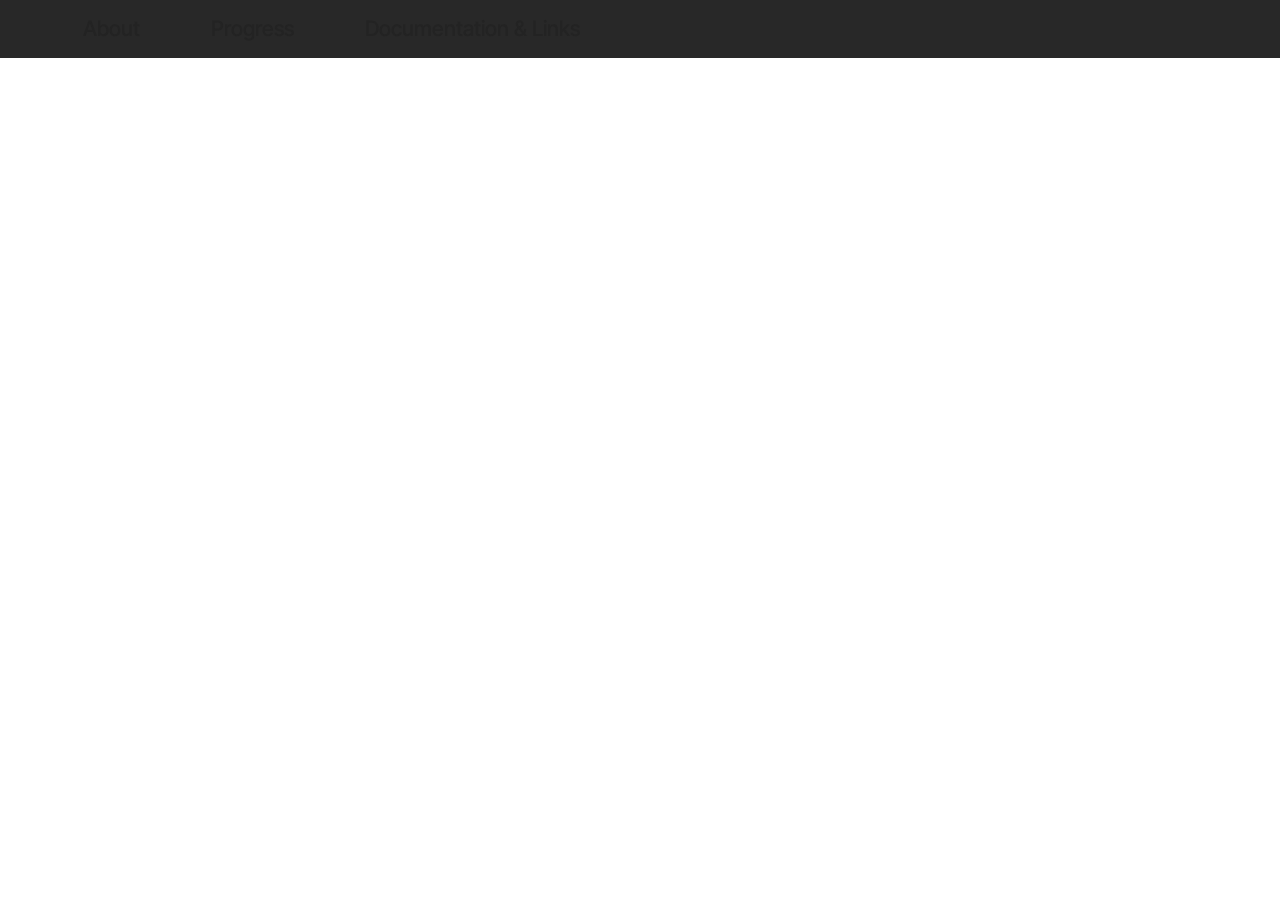
<file: documentation-links.html>
<!DOCTYPE html>
<html  >
<head>
  <!-- Site made with Mobirise Website Builder v5.9.18, https://mobirise.com -->
  <meta charset="UTF-8">
  <meta http-equiv="X-UA-Compatible" content="IE=edge">
  <meta name="generator" content="Mobirise v5.9.18, mobirise.com">
  <meta name="viewport" content="width=device-width, initial-scale=1, minimum-scale=1">
  <link rel="shortcut icon" href="assets/images/cat-loading-128x129.png" type="image/x-icon">
  <meta name="description" content="">
  
  
  <title>Progress | IRIS: Wisdom & Virtue</title>
  <link rel="stylesheet" href="assets/web/assets/mobirise-icons2/mobirise2.css">
  <link rel="stylesheet" href="assets/bootstrap/css/bootstrap.min.css">
  <link rel="stylesheet" href="assets/bootstrap/css/bootstrap-grid.min.css">
  <link rel="stylesheet" href="assets/bootstrap/css/bootstrap-reboot.min.css">
  <link rel="stylesheet" href="assets/dropdown/css/style.css">
  <link rel="stylesheet" href="assets/theme/css/style.css">
  <link rel="preload" href="https://fonts.googleapis.com/css2?family=Inter+Tight:wght@400;700&display=swap&display=swap" as="style" onload="this.onload=null;this.rel='stylesheet'">
  <noscript><link rel="stylesheet" href="https://fonts.googleapis.com/css2?family=Inter+Tight:wght@400;700&display=swap&display=swap"></noscript>
  <link rel="preload" as="style" href="assets/mobirise/css/mbr-additional.css?v=YZ9QrU"><link rel="stylesheet" href="assets/mobirise/css/mbr-additional.css?v=YZ9QrU" type="text/css">
  <link rel="stylesheet" href="progress.css">
</head>
<body>
  
  <section data-bs-version="5.1" class="menu menu5 cid-uXyWLFDwwD" once="menu" id="menu05-a">
	

	<nav class="navbar navbar-dropdown navbar-expand-lg">
		<div class="container">
			<div class="navbar-brand">
				
				
			</div>
			<button class="navbar-toggler" type="button" data-toggle="collapse" data-bs-toggle="collapse" data-target="#navbarSupportedContent" data-bs-target="#navbarSupportedContent" aria-controls="navbarNavAltMarkup" aria-expanded="false" aria-label="Toggle navigation">
				<div class="hamburger">
					<span></span>
					<span></span>
					<span></span>
					<span></span>
				</div>
			</button>
			<div class="collapse navbar-collapse" id="navbarSupportedContent">
				<ul class="navbar-nav nav-dropdown nav-right navbar-nav-top-padding" data-app-modern-menu="true"><li class="nav-item">
						<a class="nav-link link text-black text-primary display-4" href="index.html">About</a>
					</li>
					<li class="nav-item">
						<a class="nav-link link text-black text-primary display-4" href="progress.html" aria-expanded="false">Progress</a>
					</li>
					<li class="nav-item">
						<a class="nav-link link text-black text-primary display-4" href="#">Documentation & Links</a>
					</li>
                </ul>
			</div>
		</div>
	</nav>
</section>
<section section data-bs-version="5.1" class="image3 cid-uXyUsqZcEK" id="image03-2">
    <h1 class="align-center">Documentation & Links</h1>
    
</section>

<script src="assets/bootstrap/js/bootstrap.bundle.min.js"></script>
<script src="assets/smoothscroll/smooth-scroll.js"></script>
<script src="assets/ytplayer/index.js"></script>
<script src="assets/dropdown/js/navbar-dropdown.js"></script>
<script src="assets/masonry/masonry.pkgd.min.js"></script>
<script src="assets/imagesloaded/imagesloaded.pkgd.min.js"></script>
<script src="assets/theme/js/script.js"></script>   
</body>
</html>
</file>
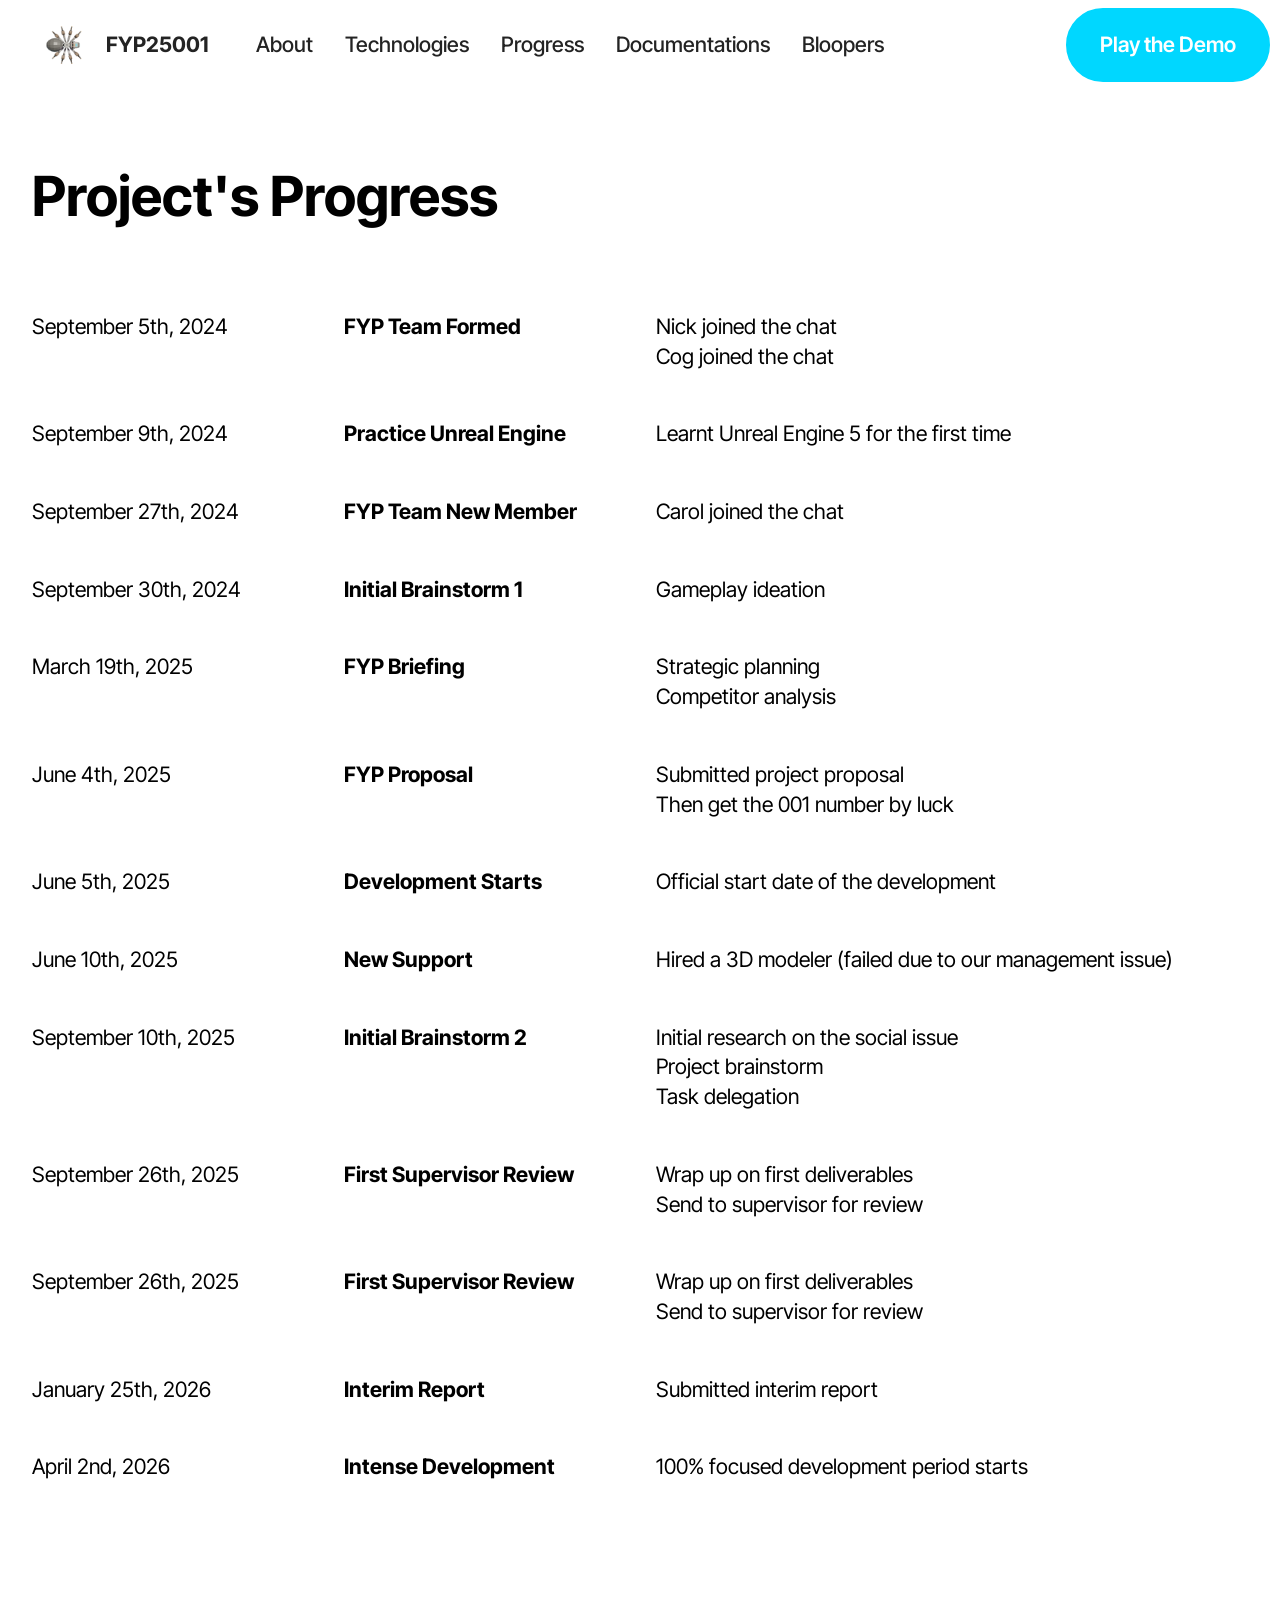
<file: page1.html>
<!DOCTYPE html>
<html  >
<head>
  <!-- Site made with Mobirise Website Builder v5.9.18, https://mobirise.com -->
  <meta charset="UTF-8">
  <meta http-equiv="X-UA-Compatible" content="IE=edge">
  <meta name="generator" content="Mobirise v5.9.18, mobirise.com">
  <meta name="viewport" content="width=device-width, initial-scale=1, minimum-scale=1">
  <link rel="shortcut icon" href="assets/images/iris-wisdom-and-virtue-logo.png" type="image/x-icon">
  <meta name="description" content="">
  
  
  <title>Progress</title>
  <link rel="stylesheet" href="assets/web/assets/mobirise-icons2/mobirise2.css">
  <link rel="stylesheet" href="assets/bootstrap/css/bootstrap.min.css">
  <link rel="stylesheet" href="assets/bootstrap/css/bootstrap-grid.min.css">
  <link rel="stylesheet" href="assets/bootstrap/css/bootstrap-reboot.min.css">
  <link rel="stylesheet" href="assets/dropdown/css/style.css">
  <link rel="stylesheet" href="assets/theme/css/style.css">
  <link rel="preload" href="https://fonts.googleapis.com/css?family=Inter+Tight:100,200,300,400,500,600,700,800,900,100i,200i,300i,400i,500i,600i,700i,800i,900i&display=swap" as="style" onload="this.onload=null;this.rel='stylesheet'">
  <noscript><link rel="stylesheet" href="https://fonts.googleapis.com/css?family=Inter+Tight:100,200,300,400,500,600,700,800,900,100i,200i,300i,400i,500i,600i,700i,800i,900i&display=swap"></noscript>
  <link rel="preload" as="style" href="assets/mobirise/css/mbr-additional.css?v=FghbWW"><link rel="stylesheet" href="assets/mobirise/css/mbr-additional.css?v=FghbWW" type="text/css">

  
  
  
</head>
<body>
  
  <section data-bs-version="5.1" class="menu menu6 cid-vfVzOUqbAC" once="menu" id="menu06-s">
	

	<nav class="navbar navbar-dropdown opacityScrollOff navbar-expand-lg">
		<div class="container">
			<div class="navbar-brand">
				<span class="navbar-logo">
					<a href="https://nicknationgames.carrd.co/" target="_blank">
						<img src="assets/images/spider-top-view.png" alt="Hehe" style="height: 3rem;">
					</a>
				</span>
				<span class="navbar-caption-wrap"><a class="navbar-caption text-black text-primary display-4" href="https://nicknationgames.carrd.co/" target="_blank">FYP25001</a></span>
			</div>
			<button class="navbar-toggler" type="button" data-toggle="collapse" data-bs-toggle="collapse" data-target="#navbarSupportedContent" data-bs-target="#navbarSupportedContent" aria-controls="navbarNavAltMarkup" aria-expanded="false" aria-label="Toggle navigation">
				<div class="hamburger">
					<span></span>
					<span></span>
					<span></span>
					<span></span>
				</div>
			</button>
			<div class="collapse navbar-collapse opacityScrollOff" id="navbarSupportedContent">
				<ul class="navbar-nav nav-dropdown" data-app-modern-menu="true"><li class="nav-item">
						<a class="nav-link link text-black text-primary display-4" href="index.html">About</a>
					</li>
					<li class="nav-item">
						<a class="nav-link link text-black text-primary display-4" href="page4.html">Technologies</a>
					</li><li class="nav-item">
						<a class="nav-link link text-black text-primary display-4" href="page1.html" aria-expanded="false">Progress</a>
					</li>
					<li class="nav-item"><a class="nav-link link text-black text-primary display-4" href="page3.html">Documentations</a></li><li class="nav-item"><a class="nav-link link text-black text-primary display-4" href="page2.html">Bloopers</a></li></ul>
				
				<div class="navbar-buttons mbr-section-btn"><a class="btn btn-warning display-4" href="https://nick-mc.itch.io/iris-wisdom-and-virtue" target="_blank">Play the Demo</a></div>
			</div>
		</div>
	</nav>
</section>

<section data-bs-version="5.1" class="news02 cid-vfUf0iqJe6" id="news02-p">
  
  <div class="container">
    <div class="row justify-content-center">
      <div class="col-12 mb-5 content-head">
        <h3 class="mbr-section-title mbr-fonts-style align-center mb-0 display-2">
          <strong>Project's Progress</strong></h3>
        <h5 class="mbr-section-subtitle mbr-fonts-style align-center mb-0 mt-4 display-7"></h5>
      </div>
    </div>
    <div class="row justify-content-center item features-without-image mb-4 active">
      <div class="col-12 col-lg-3">
        <h5 class="mbr-card-title mbr-fonts-style mt-0 mb-3 display-7">
          September 5th, 2024</h5>

      </div>
      <div class="col-12 col-lg-3">
        <h6 class="mbr-card-subtitle mbr-fonts-style mt-0 mb-3 display-7"><strong>FYP Team Formed</strong></h6>
      </div>
      <div class="col-12 col-lg-6 item-wrapper">
        <p class="mbr-text mbr-fonts-style mt-0 display-7">Nick joined the chat<br>Cog joined the chat</p>
        
      </div>

    </div><div class="row justify-content-center item features-without-image mb-4">
      <div class="col-12 col-lg-3">
        <h5 class="mbr-card-title mbr-fonts-style mt-0 mb-3 display-7">
          September 9th, 2024</h5>

      </div>
      <div class="col-12 col-lg-3">
        <h6 class="mbr-card-subtitle mbr-fonts-style mt-0 mb-3 display-7"><strong>Practice Unreal Engine</strong></h6>
      </div>
      <div class="col-12 col-lg-6 item-wrapper">
        <p class="mbr-text mbr-fonts-style mt-0 display-7">Learnt Unreal Engine 5 for the first time</p>
        
      </div>

    </div><div class="row justify-content-center item features-without-image mb-4">
      <div class="col-12 col-lg-3">
        <h5 class="mbr-card-title mbr-fonts-style mt-0 mb-3 display-7">
          September 27th, 2024</h5>

      </div>
      <div class="col-12 col-lg-3">
        <h6 class="mbr-card-subtitle mbr-fonts-style mt-0 mb-3 display-7"><strong>FYP Team New Member</strong></h6>
      </div>
      <div class="col-12 col-lg-6 item-wrapper">
        <p class="mbr-text mbr-fonts-style mt-0 display-7">Carol joined the chat</p>
        
      </div>

    </div><div class="row justify-content-center item features-without-image mb-4">
      <div class="col-12 col-lg-3">
        <h5 class="mbr-card-title mbr-fonts-style mt-0 mb-3 display-7">
          September 30th, 2024</h5>

      </div>
      <div class="col-12 col-lg-3">
        <h6 class="mbr-card-subtitle mbr-fonts-style mt-0 mb-3 display-7"><strong>Initial Brainstorm 1</strong></h6>
      </div>
      <div class="col-12 col-lg-6 item-wrapper">
        <p class="mbr-text mbr-fonts-style mt-0 display-7">Gameplay ideation</p>
        
      </div>

    </div><div class="row justify-content-center item features-without-image mb-4">
      <div class="col-12 col-lg-3">
        <h5 class="mbr-card-title mbr-fonts-style mt-0 mb-3 display-7">
          March 19th, 2025</h5>

      </div>
      <div class="col-12 col-lg-3">
        <h6 class="mbr-card-subtitle mbr-fonts-style mt-0 mb-3 display-7"><strong>FYP Briefing</strong></h6>
      </div>
      <div class="col-12 col-lg-6 item-wrapper">
        <p class="mbr-text mbr-fonts-style mt-0 display-7">Strategic planning<br>Competitor analysis</p>
        
      </div>

    </div><div class="row justify-content-center item features-without-image mb-4">
      <div class="col-12 col-lg-3">
        <h5 class="mbr-card-title mbr-fonts-style mt-0 mb-3 display-7">
          June 4th, 2025</h5>

      </div>
      <div class="col-12 col-lg-3">
        <h6 class="mbr-card-subtitle mbr-fonts-style mt-0 mb-3 display-7"><strong>FYP Proposal</strong></h6>
      </div>
      <div class="col-12 col-lg-6 item-wrapper">
        <p class="mbr-text mbr-fonts-style mt-0 display-7">Submitted project proposal<br>Then get the 001 number by luck</p>
        
      </div>

    </div><div class="row justify-content-center item features-without-image mb-4">
      <div class="col-12 col-lg-3">
        <h5 class="mbr-card-title mbr-fonts-style mt-0 mb-3 display-7">
          June 5th, 2025</h5>

      </div>
      <div class="col-12 col-lg-3">
        <h6 class="mbr-card-subtitle mbr-fonts-style mt-0 mb-3 display-7"><strong>Development Starts</strong></h6>
      </div>
      <div class="col-12 col-lg-6 item-wrapper">
        <p class="mbr-text mbr-fonts-style mt-0 display-7">Official start date of the development</p>
        
      </div>

    </div><div class="row justify-content-center item features-without-image mb-4">
      <div class="col-12 col-lg-3">
        <h5 class="mbr-card-title mbr-fonts-style mt-0 mb-3 display-7">
          June 10th, 2025</h5>

      </div>
      <div class="col-12 col-lg-3">
        <h6 class="mbr-card-subtitle mbr-fonts-style mt-0 mb-3 display-7"><strong>New Support</strong></h6>
      </div>
      <div class="col-12 col-lg-6 item-wrapper">
        <p class="mbr-text mbr-fonts-style mt-0 display-7">Hired a 3D modeler (failed due to our management issue)</p>
        
      </div>

    </div><div class="row justify-content-center item features-without-image mb-4">
      <div class="col-12 col-lg-3">
        <h5 class="mbr-card-title mbr-fonts-style mt-0 mb-3 display-7">
          September 10th, 2025</h5>

      </div>
      <div class="col-12 col-lg-3">
        <h6 class="mbr-card-subtitle mbr-fonts-style mt-0 mb-3 display-7"><strong>Initial Brainstorm 2</strong></h6>
      </div>
      <div class="col-12 col-lg-6 item-wrapper">
        <p class="mbr-text mbr-fonts-style mt-0 display-7">Initial research on the social issue
<br>Project brainstorm
<br>Task delegation</p>
        
      </div>

    </div>
    <div class="row justify-content-center item features-without-image mb-4">
      <div class="col-12 col-lg-3">
        <h5 class="mbr-card-title mbr-fonts-style mt-0 mb-3 display-7">September 26th, 2025</h5>
      </div>
      <div class="col-12 col-lg-3">
        <h6 class="mbr-card-subtitle mbr-fonts-style mt-0 mb-3 display-7"><strong>First Supervisor Review</strong></h6>
      </div>
      <div class="col-12 col-lg-6 item-wrapper">
        <p class="mbr-text mbr-fonts-style mt-0 display-7">Wrap up on first deliverables
<br>Send to supervisor for review</p>
        
      </div>

    </div><div class="row justify-content-center item features-without-image mb-4">
      <div class="col-12 col-lg-3">
        <h5 class="mbr-card-title mbr-fonts-style mt-0 mb-3 display-7">September 26th, 2025</h5>
      </div>
      <div class="col-12 col-lg-3">
        <h6 class="mbr-card-subtitle mbr-fonts-style mt-0 mb-3 display-7"><strong>First Supervisor Review</strong></h6>
      </div>
      <div class="col-12 col-lg-6 item-wrapper">
        <p class="mbr-text mbr-fonts-style mt-0 display-7">Wrap up on first deliverables
<br>Send to supervisor for review</p>
        
      </div>

    </div><div class="row justify-content-center item features-without-image mb-4">
      <div class="col-12 col-lg-3">
        <h5 class="mbr-card-title mbr-fonts-style mt-0 mb-3 display-7">January 25th, 2026</h5>
      </div>
      <div class="col-12 col-lg-3">
        <h6 class="mbr-card-subtitle mbr-fonts-style mt-0 mb-3 display-7"><strong>Interim Report</strong></h6>
      </div>
      <div class="col-12 col-lg-6 item-wrapper">
        <p class="mbr-text mbr-fonts-style mt-0 display-7">Submitted interim report</p>
        
      </div>

    </div><div class="row justify-content-center item features-without-image mb-4">
      <div class="col-12 col-lg-3">
        <h5 class="mbr-card-title mbr-fonts-style mt-0 mb-3 display-7">April 2nd, 2026</h5>
      </div>
      <div class="col-12 col-lg-3">
        <h6 class="mbr-card-subtitle mbr-fonts-style mt-0 mb-3 display-7"><strong>Intense Development</strong></h6>
      </div>
      <div class="col-12 col-lg-6 item-wrapper">
        <p class="mbr-text mbr-fonts-style mt-0 display-7">100% focused development period starts</p>
        
      </div>

    </div>
    


  </div>
</section><section class="display-7" style="padding: 0;align-items: center;justify-content: center;flex-wrap: wrap;    align-content: center;display: flex;position: relative;height: 4rem;"><a href="https://mobiri.se/3026355" style="flex: 1 1;height: 4rem;position: absolute;width: 100%;z-index: 1;"><img alt="" style="height: 4rem;" src="[data-uri]"></a><p style="margin: 0;text-align: center;" class="display-7">&#8204;</p><a style="z-index:1" href="https://mobirise.com/offline-website-builder.html">Offline Website Builder</a></section><script src="assets/bootstrap/js/bootstrap.bundle.min.js"></script>  <script src="assets/smoothscroll/smooth-scroll.js"></script>  <script src="assets/ytplayer/index.js"></script>  <script src="assets/dropdown/js/navbar-dropdown.js"></script>  <script src="assets/theme/js/script.js"></script>  
  
  
</body>
</html>
</file>
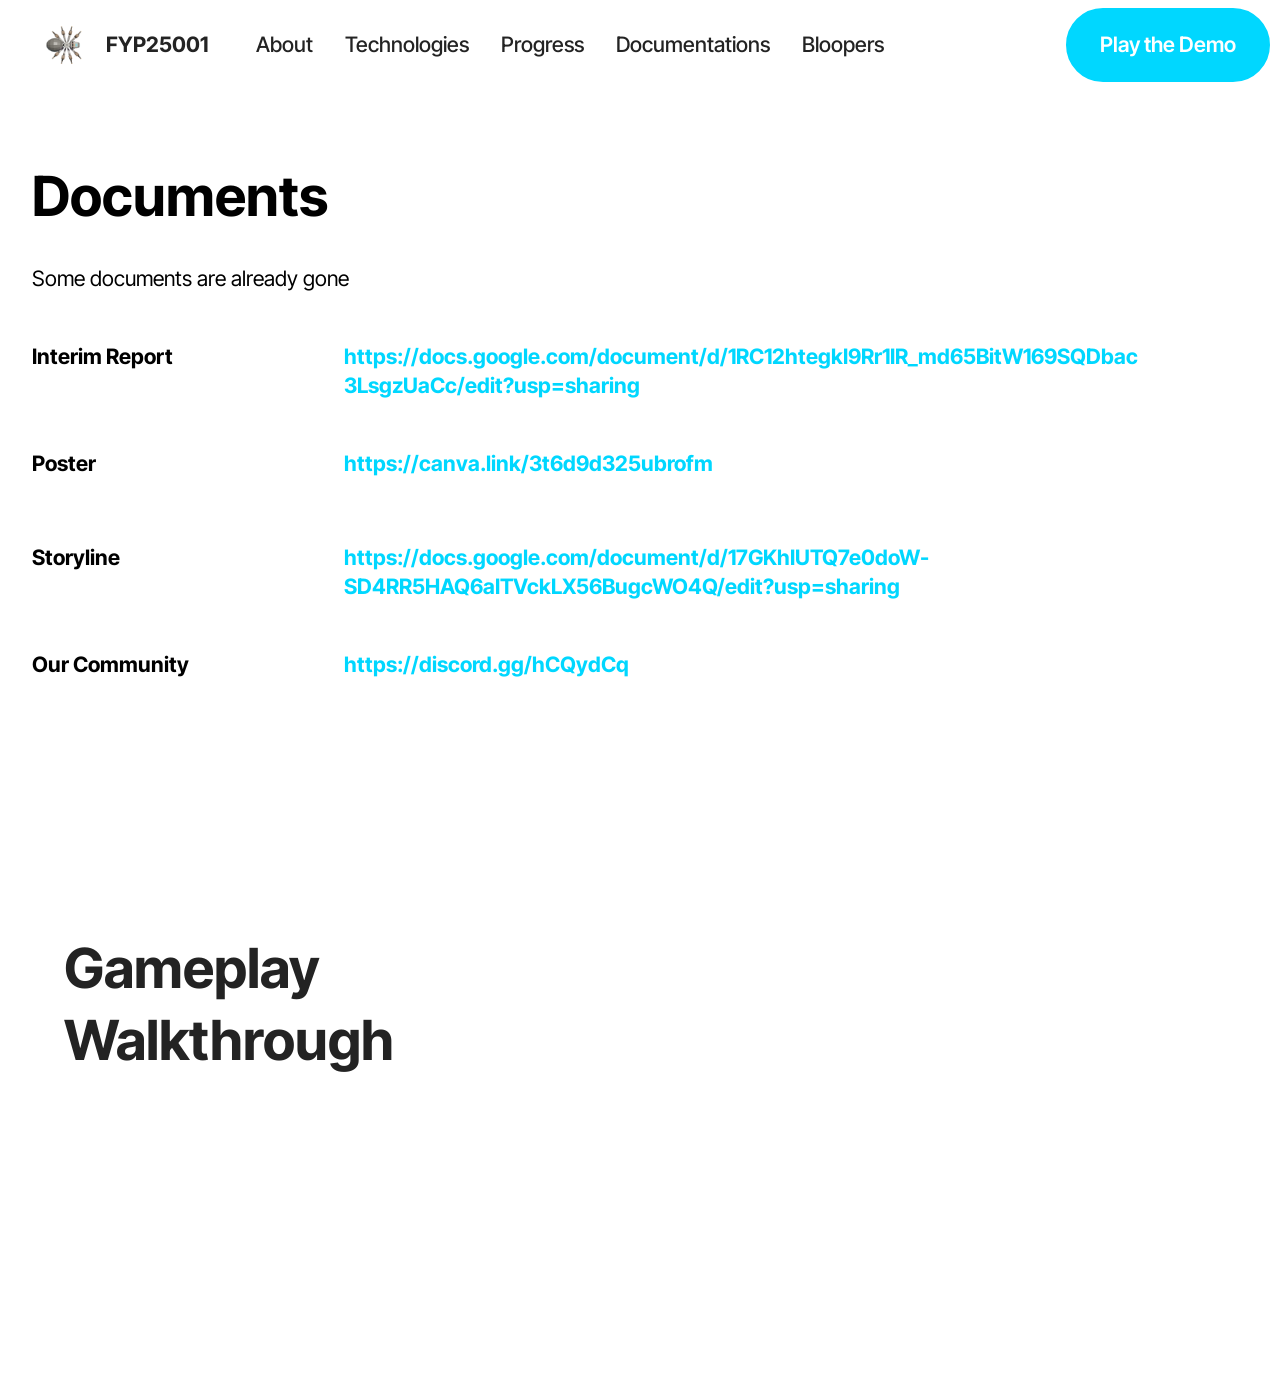
<file: page3.html>
<!DOCTYPE html>
<html  >
<head>
  <!-- Site made with Mobirise Website Builder v5.9.18, https://mobirise.com -->
  <meta charset="UTF-8">
  <meta http-equiv="X-UA-Compatible" content="IE=edge">
  <meta name="generator" content="Mobirise v5.9.18, mobirise.com">
  <meta name="viewport" content="width=device-width, initial-scale=1, minimum-scale=1">
  <link rel="shortcut icon" href="assets/images/iris-wisdom-and-virtue-logo.png" type="image/x-icon">
  <meta name="description" content="">
  
  
  <title>Documents</title>
  <link rel="stylesheet" href="assets/web/assets/mobirise-icons2/mobirise2.css">
  <link rel="stylesheet" href="assets/bootstrap/css/bootstrap.min.css">
  <link rel="stylesheet" href="assets/bootstrap/css/bootstrap-grid.min.css">
  <link rel="stylesheet" href="assets/bootstrap/css/bootstrap-reboot.min.css">
  <link rel="stylesheet" href="assets/dropdown/css/style.css">
  <link rel="stylesheet" href="assets/theme/css/style.css">
  <link rel="preload" href="https://fonts.googleapis.com/css?family=Inter+Tight:100,200,300,400,500,600,700,800,900,100i,200i,300i,400i,500i,600i,700i,800i,900i&display=swap" as="style" onload="this.onload=null;this.rel='stylesheet'">
  <noscript><link rel="stylesheet" href="https://fonts.googleapis.com/css?family=Inter+Tight:100,200,300,400,500,600,700,800,900,100i,200i,300i,400i,500i,600i,700i,800i,900i&display=swap"></noscript>
  <link rel="preload" as="style" href="assets/mobirise/css/mbr-additional.css?v=usJBqy"><link rel="stylesheet" href="assets/mobirise/css/mbr-additional.css?v=usJBqy" type="text/css">

  
  
  
</head>
<body>
  
  <section data-bs-version="5.1" class="menu menu6 cid-vfVzOUqbAC" once="menu" id="menu06-y">
	

	<nav class="navbar navbar-dropdown opacityScrollOff navbar-expand-lg">
		<div class="container">
			<div class="navbar-brand">
				<span class="navbar-logo">
					<a href="https://nicknationgames.carrd.co/" target="_blank">
						<img src="assets/images/spider-top-view.png" alt="Hehe" style="height: 3rem;">
					</a>
				</span>
				<span class="navbar-caption-wrap"><a class="navbar-caption text-black text-primary display-4" href="https://nicknationgames.carrd.co/" target="_blank">FYP25001</a></span>
			</div>
			<button class="navbar-toggler" type="button" data-toggle="collapse" data-bs-toggle="collapse" data-target="#navbarSupportedContent" data-bs-target="#navbarSupportedContent" aria-controls="navbarNavAltMarkup" aria-expanded="false" aria-label="Toggle navigation">
				<div class="hamburger">
					<span></span>
					<span></span>
					<span></span>
					<span></span>
				</div>
			</button>
			<div class="collapse navbar-collapse opacityScrollOff" id="navbarSupportedContent">
				<ul class="navbar-nav nav-dropdown" data-app-modern-menu="true"><li class="nav-item">
						<a class="nav-link link text-black text-primary display-4" href="index.html">About</a>
					</li>
					<li class="nav-item">
						<a class="nav-link link text-black text-primary display-4" href="page4.html">Technologies</a>
					</li><li class="nav-item">
						<a class="nav-link link text-black text-primary display-4" href="page1.html" aria-expanded="false">Progress</a>
					</li>
					<li class="nav-item"><a class="nav-link link text-black text-primary display-4" href="page3.html">Documentations</a></li><li class="nav-item"><a class="nav-link link text-black text-primary display-4" href="page2.html">Bloopers</a></li></ul>
				
				<div class="navbar-buttons mbr-section-btn"><a class="btn btn-warning display-4" href="https://nick-mc.itch.io/iris-wisdom-and-virtue" target="_blank">Play the Demo</a></div>
			</div>
		</div>
	</nav>
</section>

<section data-bs-version="5.1" class="list03 cid-vgoTFze3Vn" id="list03-z">
  
  <div class="container">
    <div class="row justify-content-center">
      <div class="col-12 mb-5 content-head">
        <h3 class="mbr-section-title mbr-fonts-style align-center mb-0 display-2">
          <strong>Documents</strong></h3>
        <h5 class="mbr-section-subtitle mbr-fonts-style align-center mb-0 mt-4 display-7">
          Some documents are already gone</h5>
      </div>
    </div>

    
    
    <div class="row justify-content-left item features-without-image mt-0 mb-5 active">
      <div class="col-12 col-md-12 col-lg-3">
        <h5 class="mbr-card-title mbr-fonts-style mt-0 mb-3 display-7"><strong>Interim Report</strong></h5>
      </div>
      <div class="col-md-12 col-lg-8 item-wrapper">
        <p class="mbr-text mbr-fonts-style mt-0 mb-0 display-7"><a href="https://docs.google.com/document/d/1RC12htegkI9Rr1IR_md65BitW169SQDbac3LsgzUaCc/edit?usp=sharing" class="text-warning" target="_blank"><strong>https://docs.google.com/document/d/1RC12htegkI9Rr1IR_md65BitW169SQDbac3LsgzUaCc/edit?usp=sharing</strong></a><br></p>
      </div>
    </div><div class="row justify-content-left item features-without-image mt-0 mb-5">
      <div class="col-12 col-md-12 col-lg-3">
        <h5 class="mbr-card-title mbr-fonts-style mt-0 mb-3 display-7">
          <strong>Poster</strong></h5>
      </div>
      <div class="col-md-12 col-lg-8 item-wrapper">
        <p class="mbr-text mbr-fonts-style mt-0 mb-0 display-7"><a href="https://canva.link/3t6d9d325ubrofm" class="text-warning" target="_blank"><strong>https://canva.link/3t6d9d325ubrofm</strong></a></p>
      </div>
    </div><div class="row justify-content-left item features-without-image mt-0 mb-5">
      <div class="col-12 col-md-12 col-lg-3">
        <h5 class="mbr-card-title mbr-fonts-style mt-0 mb-3 display-7"><strong>Storyline</strong></h5>
      </div>
      <div class="col-md-12 col-lg-8 item-wrapper">
        <p class="mbr-text mbr-fonts-style mt-0 mb-0 display-7"><a href="https://docs.google.com/document/d/17GKhIUTQ7e0doW-SD4RR5HAQ6aITVckLX56BugcWO4Q/edit?usp=sharing" class="text-warning" target="_blank"><strong>https://docs.google.com/document/d/17GKhIUTQ7e0doW-SD4RR5HAQ6aITVckLX56BugcWO4Q/edit?usp=sharing</strong></a></p>
      </div>
    </div><div class="row justify-content-left item features-without-image mt-0 mb-5">
      <div class="col-12 col-md-12 col-lg-3">
        <h5 class="mbr-card-title mbr-fonts-style mt-0 mb-3 display-7">
          <strong>Our Community</strong></h5>
      </div>
      <div class="col-md-12 col-lg-8 item-wrapper">
        <p class="mbr-text mbr-fonts-style mt-0 mb-0 display-7"><a href="https://discord.gg/hCQydCq" class="text-warning text-primary" target="_blank"><strong>https://discord.gg/hCQydCq</strong></a></p>
      </div>
    </div>

  </div>
</section>

<section data-bs-version="5.1" class="video05 cid-vgyRGL2T6q" id="video05-1l">
    

    
    

    <div class="container">
        <div class="row justify-content-center">
            <div class="title-wrapper mb-5">
                
            </div>
            <div class="col-12 col-md">
                <div class="text-wrapper">
                    <h2 class="mb-4 mbr-fonts-style mbr-section-title display-2">
                    <strong>Gameplay Walkthrough</strong></h2>
                    
                    
                </div>
            </div>
            <div class="col-12 col-md-7 video-block">
                <div class="mbr-figure"><iframe class="mbr-embedded-video" src="https://www.youtube.com/embed/gN4OB7ICXSY?rel=0&amp;amp;&amp;showinfo=0&amp;autoplay=0&amp;loop=0" width="1280" height="720" frameborder="0" allowfullscreen></iframe></div>
                
            </div>
        </div>
    </div>
</section><section class="display-7" style="padding: 0;align-items: center;justify-content: center;flex-wrap: wrap;    align-content: center;display: flex;position: relative;height: 4rem;"><a href="https://mobiri.se/3026355" style="flex: 1 1;height: 4rem;position: absolute;width: 100%;z-index: 1;"><img alt="" style="height: 4rem;" src="[data-uri]"></a><p style="margin: 0;text-align: center;" class="display-7">&#8204;</p><a style="z-index:1" href="https://mobirise.com/builder/ai-website-maker.html">Best AI Website Maker</a></section><script src="assets/bootstrap/js/bootstrap.bundle.min.js"></script>  <script src="assets/smoothscroll/smooth-scroll.js"></script>  <script src="assets/ytplayer/index.js"></script>  <script src="assets/dropdown/js/navbar-dropdown.js"></script>  <script src="assets/theme/js/script.js"></script>  
  
  
</body>
</html>
</file>
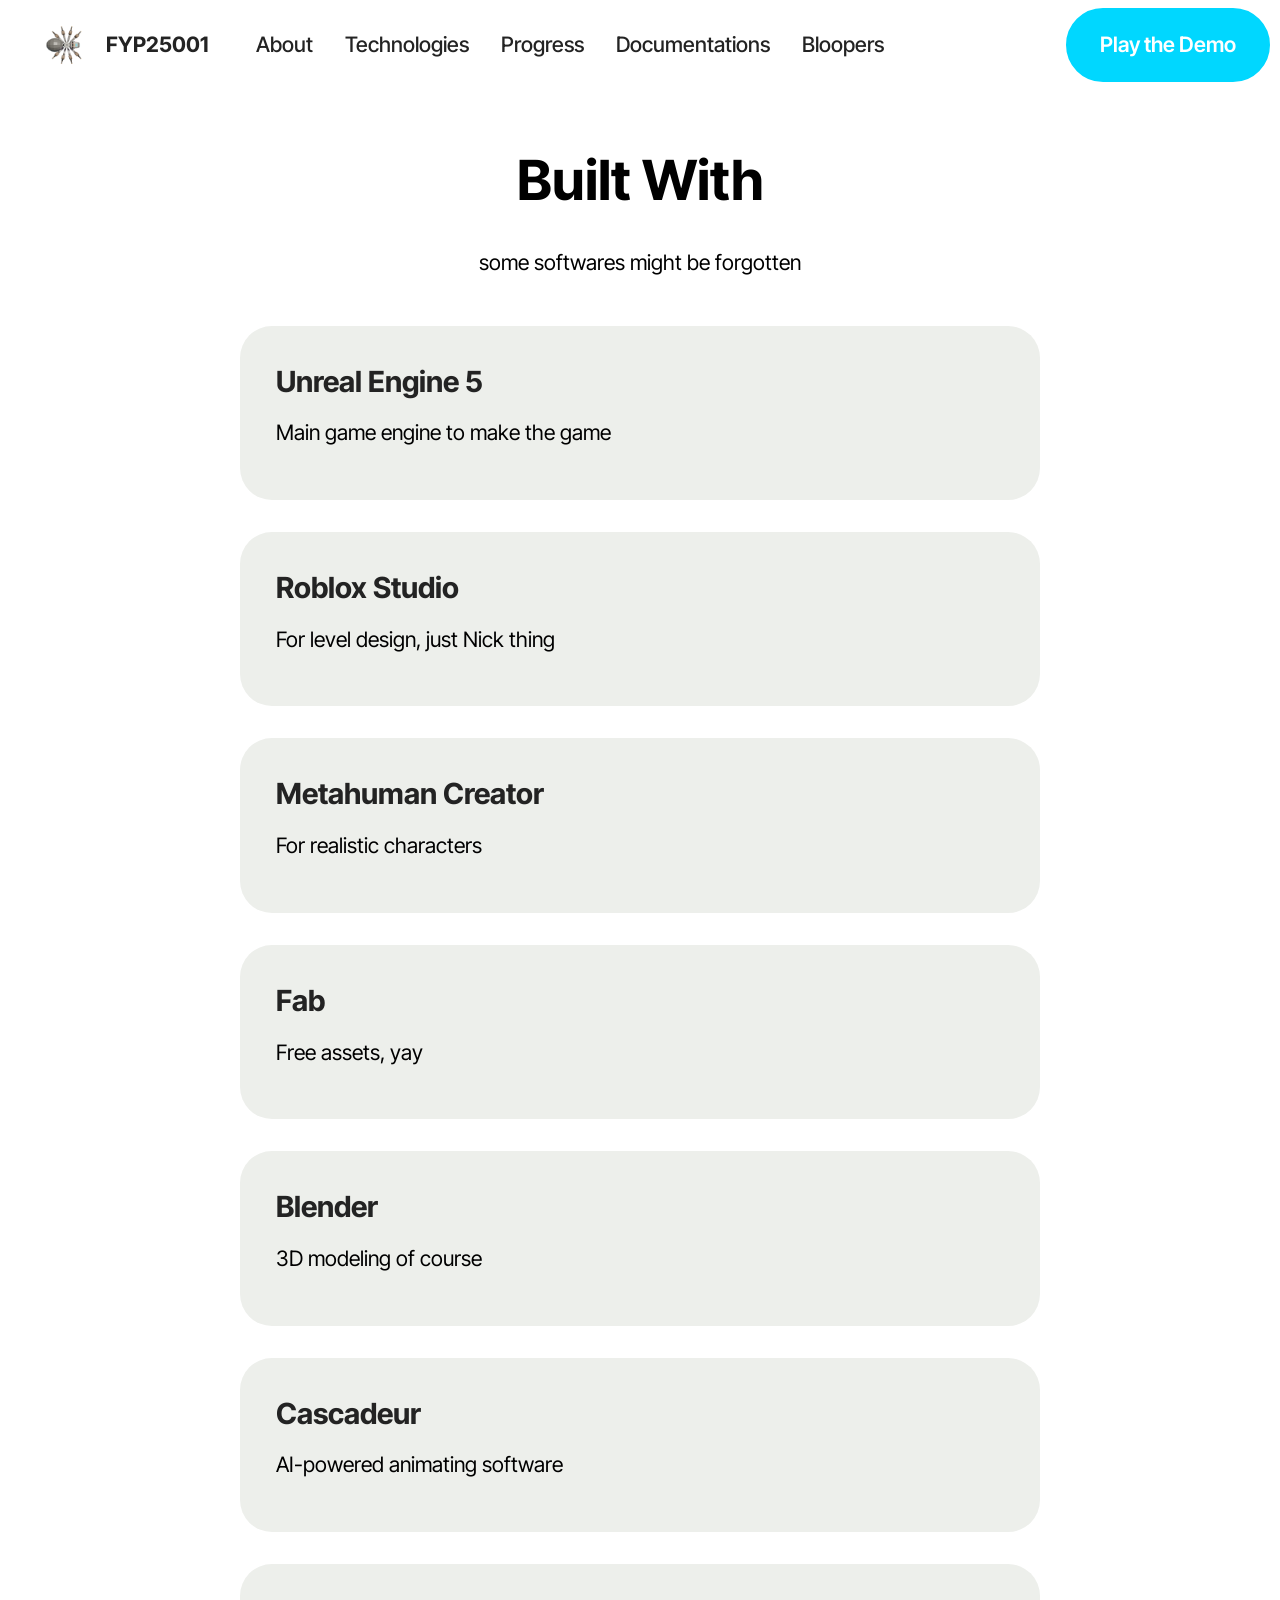
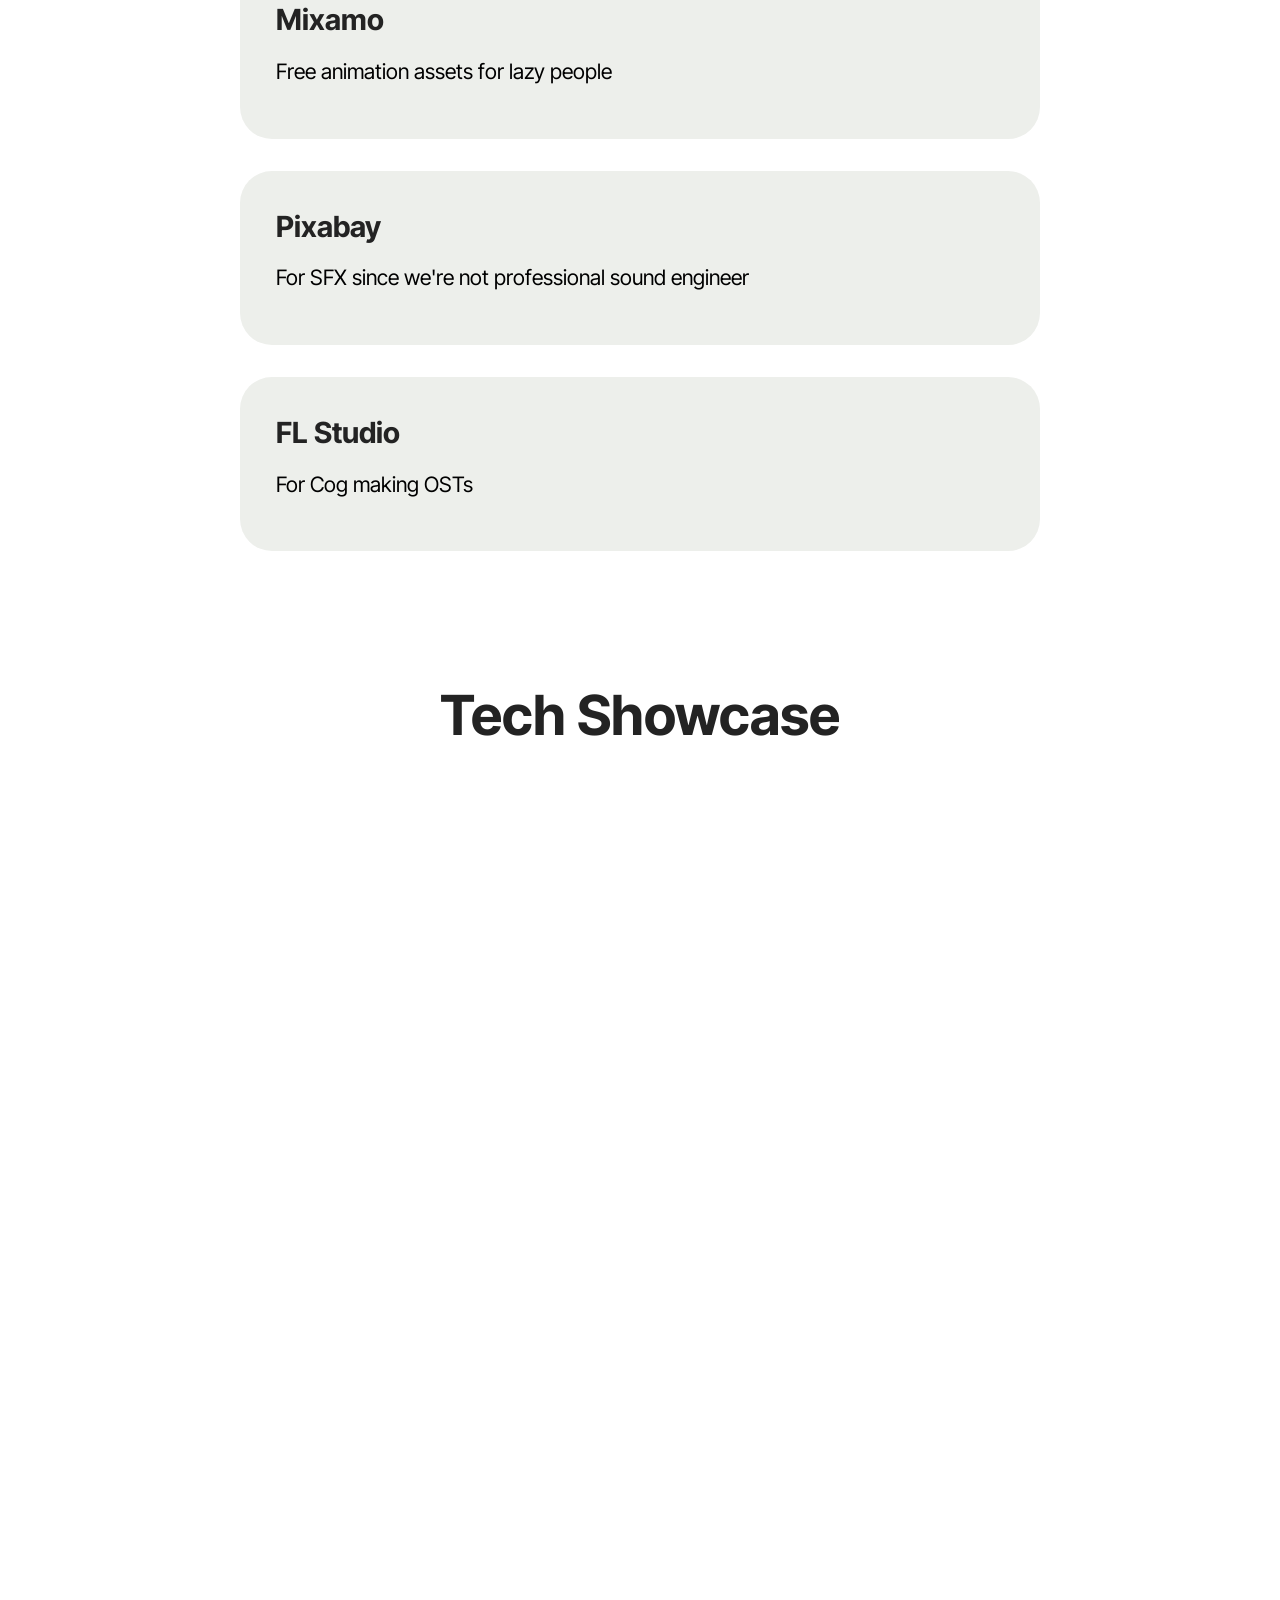
<file: page4.html>
<!DOCTYPE html>
<html  >
<head>
  <!-- Site made with Mobirise Website Builder v5.9.18, https://mobirise.com -->
  <meta charset="UTF-8">
  <meta http-equiv="X-UA-Compatible" content="IE=edge">
  <meta name="generator" content="Mobirise v5.9.18, mobirise.com">
  <meta name="viewport" content="width=device-width, initial-scale=1, minimum-scale=1">
  <link rel="shortcut icon" href="assets/images/iris-wisdom-and-virtue-logo.png" type="image/x-icon">
  <meta name="description" content="">
  
  
  <title>Technologies</title>
  <link rel="stylesheet" href="assets/web/assets/mobirise-icons2/mobirise2.css">
  <link rel="stylesheet" href="assets/bootstrap/css/bootstrap.min.css">
  <link rel="stylesheet" href="assets/bootstrap/css/bootstrap-grid.min.css">
  <link rel="stylesheet" href="assets/bootstrap/css/bootstrap-reboot.min.css">
  <link rel="stylesheet" href="assets/dropdown/css/style.css">
  <link rel="stylesheet" href="assets/theme/css/style.css">
  <link rel="preload" href="https://fonts.googleapis.com/css?family=Inter+Tight:100,200,300,400,500,600,700,800,900,100i,200i,300i,400i,500i,600i,700i,800i,900i&display=swap" as="style" onload="this.onload=null;this.rel='stylesheet'">
  <noscript><link rel="stylesheet" href="https://fonts.googleapis.com/css?family=Inter+Tight:100,200,300,400,500,600,700,800,900,100i,200i,300i,400i,500i,600i,700i,800i,900i&display=swap"></noscript>
  <link rel="preload" as="style" href="assets/mobirise/css/mbr-additional.css?v=cSrK4z"><link rel="stylesheet" href="assets/mobirise/css/mbr-additional.css?v=cSrK4z" type="text/css">

  
  
  
</head>
<body>
  
  <section data-bs-version="5.1" class="menu menu6 cid-vfVzOUqbAC" once="menu" id="menu06-10">
	

	<nav class="navbar navbar-dropdown opacityScrollOff navbar-expand-lg">
		<div class="container">
			<div class="navbar-brand">
				<span class="navbar-logo">
					<a href="https://nicknationgames.carrd.co/" target="_blank">
						<img src="assets/images/spider-top-view.png" alt="Hehe" style="height: 3rem;">
					</a>
				</span>
				<span class="navbar-caption-wrap"><a class="navbar-caption text-black text-primary display-4" href="https://nicknationgames.carrd.co/" target="_blank">FYP25001</a></span>
			</div>
			<button class="navbar-toggler" type="button" data-toggle="collapse" data-bs-toggle="collapse" data-target="#navbarSupportedContent" data-bs-target="#navbarSupportedContent" aria-controls="navbarNavAltMarkup" aria-expanded="false" aria-label="Toggle navigation">
				<div class="hamburger">
					<span></span>
					<span></span>
					<span></span>
					<span></span>
				</div>
			</button>
			<div class="collapse navbar-collapse opacityScrollOff" id="navbarSupportedContent">
				<ul class="navbar-nav nav-dropdown" data-app-modern-menu="true"><li class="nav-item">
						<a class="nav-link link text-black text-primary display-4" href="index.html">About</a>
					</li>
					<li class="nav-item">
						<a class="nav-link link text-black text-primary display-4" href="page4.html">Technologies</a>
					</li><li class="nav-item">
						<a class="nav-link link text-black text-primary display-4" href="page1.html" aria-expanded="false">Progress</a>
					</li>
					<li class="nav-item"><a class="nav-link link text-black text-primary display-4" href="page3.html">Documentations</a></li><li class="nav-item"><a class="nav-link link text-black text-primary display-4" href="page2.html">Bloopers</a></li></ul>
				
				<div class="navbar-buttons mbr-section-btn"><a class="btn btn-warning display-4" href="https://nick-mc.itch.io/iris-wisdom-and-virtue" target="_blank">Play the Demo</a></div>
			</div>
		</div>
	</nav>
</section>

<section data-bs-version="5.1" class="list05 cid-vgp1amWuus" id="list05-1a">
    
    <div class="container">
        <div class="col-12 mb-5 content-head">
            <h3 class="mbr-section-title mbr-fonts-style align-center mb-0 display-2"><strong>Built With</strong></h3>
            <h5 class="mbr-section-subtitle mbr-fonts-style align-center mb-0 mt-4 display-7">some softwares might be forgotten</h5>
        </div>
        <div class="row justify-content-center ">
            <div class="col-12 col-lg-8">
                <div class="item features-without-image col-12 active">
                    <div class="item-wrapper">
                        <h5 class="mbr-card-title mbr-fonts-style mt-0 mb-3 display-5">
                            <strong>Unreal Engine 5</strong></h5>
                        <p class="mbr-text mbr-fonts-style mt-0 mb-3 display-7">
                            Main game engine to make the game</p>
                    </div>
                </div>
                <div class="item features-without-image col-12">
                    <div class="item-wrapper">
                        <h5 class="mbr-card-title mbr-fonts-style mt-0 mb-3 display-5">
                            <strong>Roblox Studio</strong></h5>
                        <p class="mbr-text mbr-fonts-style mt-0 mb-3 display-7">
                            For level design, just Nick thing</p>
                    </div>
                </div><div class="item features-without-image col-12">
                    <div class="item-wrapper">
                        <h5 class="mbr-card-title mbr-fonts-style mt-0 mb-3 display-5">
                            <strong>Metahuman Creator</strong></h5>
                        <p class="mbr-text mbr-fonts-style mt-0 mb-3 display-7">
                            For realistic characters</p>
                    </div>
                </div><div class="item features-without-image col-12">
                    <div class="item-wrapper">
                        <h5 class="mbr-card-title mbr-fonts-style mt-0 mb-3 display-5">
                            <strong>Fab</strong></h5>
                        <p class="mbr-text mbr-fonts-style mt-0 mb-3 display-7">
                            Free assets, yay</p>
                    </div>
                </div>
                <div class="item features-without-image col-12">
                    <div class="item-wrapper">
                        <h5 class="mbr-card-title mbr-fonts-style mt-0 mb-3 display-5">
                            <strong>Blender</strong></h5>
                        <p class="mbr-text mbr-fonts-style mt-0 mb-3 display-7">
                            3D modeling of course</p>
                    </div>
                </div><div class="item features-without-image col-12">
                    <div class="item-wrapper">
                        <h5 class="mbr-card-title mbr-fonts-style mt-0 mb-3 display-5"><strong>Cascadeur</strong></h5>
                        <p class="mbr-text mbr-fonts-style mt-0 mb-3 display-7">
                            AI-powered animating software</p>
                    </div>
                </div><div class="item features-without-image col-12">
                    <div class="item-wrapper">
                        <h5 class="mbr-card-title mbr-fonts-style mt-0 mb-3 display-5">
                            <strong>Mixamo</strong></h5>
                        <p class="mbr-text mbr-fonts-style mt-0 mb-3 display-7">
                            Free animation assets for lazy people</p>
                    </div>
                </div><div class="item features-without-image col-12">
                    <div class="item-wrapper">
                        <h5 class="mbr-card-title mbr-fonts-style mt-0 mb-3 display-5">
                            <strong>Pixabay</strong></h5>
                        <p class="mbr-text mbr-fonts-style mt-0 mb-3 display-7">
                            For SFX since we're not professional sound engineer</p>
                    </div>
                </div><div class="item features-without-image col-12">
                    <div class="item-wrapper">
                        <h5 class="mbr-card-title mbr-fonts-style mt-0 mb-3 display-5">
                            <strong>FL Studio</strong></h5>
                        <p class="mbr-text mbr-fonts-style mt-0 mb-3 display-7">For Cog making OSTs</p>
                    </div>
                </div>
            </div>
        </div>
    </div>
</section>

<section data-bs-version="5.1" class="video04 cid-vgyRmeyHIH" id="video04-1k">
    
    
    <div class="container">
        <div class="mbr-section-head mb-5">
            <h4 class="mbr-section-title mbr-fonts-style mb-0 mt-0 display-2">
                <strong>Tech Showcase</strong></h4>
            
        </div>
        <div class="row justify-content-center">
            <div class="col-12 col-md-12 video-block">
                <div class="video-wrapper"><iframe class="mbr-embedded-video" src="https://www.youtube.com/embed/YUJcnA36Obw?rel=0&amp;amp;mute=1&amp;showinfo=0&amp;autoplay=1&amp;loop=1&amp;playlist=YUJcnA36Obw" width="1280" height="720" frameborder="0" allowfullscreen></iframe></div>
                
            </div>
        </div>
    </div>
</section><section class="display-7" style="padding: 0;align-items: center;justify-content: center;flex-wrap: wrap;    align-content: center;display: flex;position: relative;height: 4rem;"><a href="https://mobiri.se/3026355" style="flex: 1 1;height: 4rem;position: absolute;width: 100%;z-index: 1;"><img alt="" style="height: 4rem;" src="[data-uri]"></a><p style="margin: 0;text-align: center;" class="display-7">&#8204;</p><a style="z-index:1" href="https://mobirise.com/builder/ai-website-creator.html">Free AI Website Creator</a></section><script src="assets/bootstrap/js/bootstrap.bundle.min.js"></script>  <script src="assets/smoothscroll/smooth-scroll.js"></script>  <script src="assets/ytplayer/index.js"></script>  <script src="assets/dropdown/js/navbar-dropdown.js"></script>  <script src="assets/theme/js/script.js"></script>  
  
  
</body>
</html>
</file>
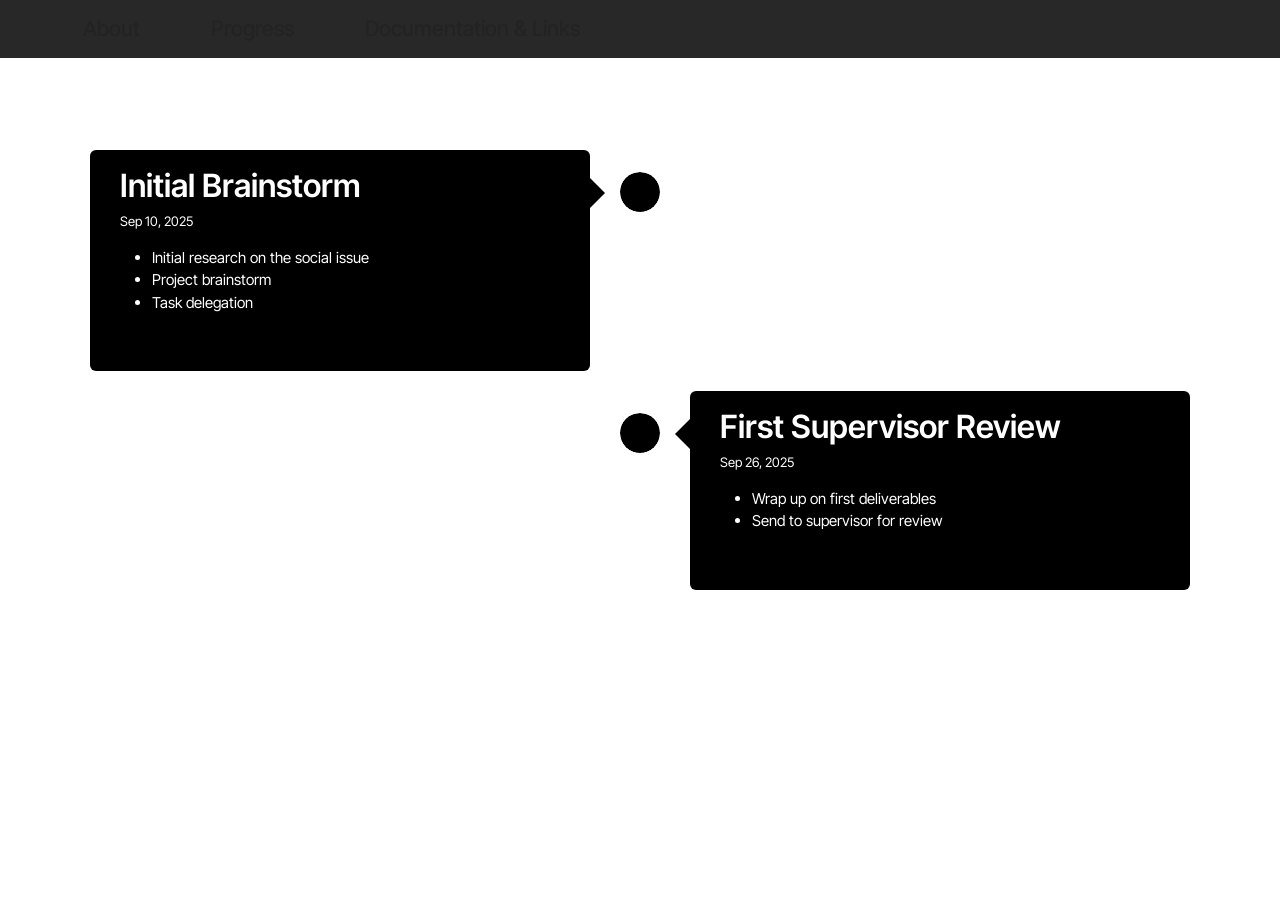
<file: progress.html>
<!DOCTYPE html>
<html  >
<head>
  <!-- Site made with Mobirise Website Builder v5.9.18, https://mobirise.com -->
  <meta charset="UTF-8">
  <meta http-equiv="X-UA-Compatible" content="IE=edge">
  <meta name="generator" content="Mobirise v5.9.18, mobirise.com">
  <meta name="viewport" content="width=device-width, initial-scale=1, minimum-scale=1">
  <link rel="shortcut icon" href="assets/images/cat-loading-128x129.png" type="image/x-icon">
  <meta name="description" content="">
  
  
  <title>Progress | IRIS: Wisdom & Virtue</title>
  <link rel="stylesheet" href="assets/web/assets/mobirise-icons2/mobirise2.css">
  <link rel="stylesheet" href="assets/bootstrap/css/bootstrap.min.css">
  <link rel="stylesheet" href="assets/bootstrap/css/bootstrap-grid.min.css">
  <link rel="stylesheet" href="assets/bootstrap/css/bootstrap-reboot.min.css">
  <link rel="stylesheet" href="assets/dropdown/css/style.css">
  <link rel="stylesheet" href="assets/theme/css/style.css">
  <link rel="preload" href="https://fonts.googleapis.com/css2?family=Inter+Tight:wght@400;700&display=swap&display=swap" as="style" onload="this.onload=null;this.rel='stylesheet'">
  <noscript><link rel="stylesheet" href="https://fonts.googleapis.com/css2?family=Inter+Tight:wght@400;700&display=swap&display=swap"></noscript>
  <link rel="preload" as="style" href="assets/mobirise/css/mbr-additional.css?v=YZ9QrU"><link rel="stylesheet" href="assets/mobirise/css/mbr-additional.css?v=YZ9QrU" type="text/css">
  <link rel="stylesheet" href="progress.css">
</head>
<body>
  
  <section data-bs-version="5.1" class="menu menu5 cid-uXyWLFDwwD" once="menu" id="menu05-a">
	

	<nav class="navbar navbar-dropdown navbar-expand-lg">
		<div class="container">
			<div class="navbar-brand">
				
				
			</div>
			<button class="navbar-toggler" type="button" data-toggle="collapse" data-bs-toggle="collapse" data-target="#navbarSupportedContent" data-bs-target="#navbarSupportedContent" aria-controls="navbarNavAltMarkup" aria-expanded="false" aria-label="Toggle navigation">
				<div class="hamburger">
					<span></span>
					<span></span>
					<span></span>
					<span></span>
				</div>
			</button>
			<div class="collapse navbar-collapse" id="navbarSupportedContent">
				<ul class="navbar-nav nav-dropdown nav-right navbar-nav-top-padding" data-app-modern-menu="true"><li class="nav-item">
						<a class="nav-link link text-black text-primary display-4" href="index.html">About</a>
					</li>
					<li class="nav-item">
						<a class="nav-link link text-black text-primary display-4" href="#" aria-expanded="false">Progress</a>
					</li>
					<li class="nav-item">
						<a class="nav-link link text-black text-primary display-4" href="documentation-links.html">Documentation & Links</a>
					</li>
                </ul>
			</div>
		</div>
	</nav>
</section>
<section section data-bs-version="5.1" class="image3 cid-uXyUsqZcEK" id="image03-2">
    <h1 class="align-center">Project's Progress</h1>
    <div class="timeline">
        <div class="progress-container left-container">
            <img src="./dot.svg" alt="">
            <div class="text-box">
                <h2>Initial Brainstorm</h2>
                <small>Sep 10, 2025</small>
                <ul>
                    <li>Initial research on the social issue</li>
                    <li>Project brainstorm</li>
                    <li>Task delegation</li>
                </ul>
                <span class="left-arrow"></span>
            </div>
        </div>
        <div class="progress-container right-container">
            <img src="./dot.svg" alt="">
            <div class="text-box">
                <h2>First Supervisor Review</h2>
                <small>Sep 26, 2025</small>
                <ul>
                    <li>Wrap up on first deliverables</li>
                    <li>Send to supervisor for review</li>
                </ul>
                <span class="right-arrow"></span>
            </div>
        </div>
    </div>
</section>

<script src="assets/bootstrap/js/bootstrap.bundle.min.js"></script>
<script src="assets/smoothscroll/smooth-scroll.js"></script>
<script src="assets/ytplayer/index.js"></script>
<script src="assets/dropdown/js/navbar-dropdown.js"></script>
<script src="assets/masonry/masonry.pkgd.min.js"></script>
<script src="assets/imagesloaded/imagesloaded.pkgd.min.js"></script>
<script src="assets/theme/js/script.js"></script>   
</body>
</html>
</file>
<file: assets/web/assets/mobirise-icons2/mobirise2.css>
@font-face {
  font-family: 'Moririse2';
  font-display: swap;
  src:  url('mobirise2.eot?f2bix4');
  src:  url('mobirise2.eot?f2bix4#iefix') format('embedded-opentype'),
    url('mobirise2.ttf?f2bix4') format('truetype'),
    url('mobirise2.woff?f2bix4') format('woff'),
    url('mobirise2.svg?f2bix4#mobirise2') format('svg');
  font-weight: normal;
  font-style: normal;
}

[class^="mobi-"], [class*=" mobi-"] {
  /* use !important to prevent issues with browser extensions that change fonts */
  font-family: 'Moririse2' !important;
  speak: none;
  font-style: normal;
  font-weight: normal;
  font-variant: normal;
  text-transform: none;
  line-height: 1;

  /* Better Font Rendering =========== */
  -webkit-font-smoothing: antialiased;
  -moz-osx-font-smoothing: grayscale;
}

.mobi-mbri-add-submenu:before {
  content: "\e900";
}
.mobi-mbri-alert:before {
  content: "\e901";
}
.mobi-mbri-align-center:before {
  content: "\e902";
}
.mobi-mbri-align-justify:before {
  content: "\e903";
}
.mobi-mbri-align-left:before {
  content: "\e904";
}
.mobi-mbri-align-right:before {
  content: "\e905";
}
.mobi-mbri-android:before {
  content: "\e906";
}
.mobi-mbri-apple:before {
  content: "\e907";
}
.mobi-mbri-arrow-down:before {
  content: "\e908";
}
.mobi-mbri-arrow-next:before {
  content: "\e909";
}
.mobi-mbri-arrow-prev:before {
  content: "\e90a";
}
.mobi-mbri-arrow-up:before {
  content: "\e90b";
}
.mobi-mbri-bold:before {
  content: "\e90c";
}
.mobi-mbri-bookmark:before {
  content: "\e90d";
}
.mobi-mbri-bootstrap:before {
  content: "\e90e";
}
.mobi-mbri-briefcase:before {
  content: "\e90f";
}
.mobi-mbri-browse:before {
  content: "\e910";
}
.mobi-mbri-bulleted-list:before {
  content: "\e911";
}
.mobi-mbri-calendar:before {
  content: "\e912";
}
.mobi-mbri-camera:before {
  content: "\e913";
}
.mobi-mbri-cart-add:before {
  content: "\e914";
}
.mobi-mbri-cart-full:before {
  content: "\e915";
}
.mobi-mbri-cash:before {
  content: "\e916";
}
.mobi-mbri-change-style:before {
  content: "\e917";
}
.mobi-mbri-chat:before {
  content: "\e918";
}
.mobi-mbri-clock:before {
  content: "\e919";
}
.mobi-mbri-close:before {
  content: "\e91a";
}
.mobi-mbri-cloud:before {
  content: "\e91b";
}
.mobi-mbri-code:before {
  content: "\e91c";
}
.mobi-mbri-contact-form:before {
  content: "\e91d";
}
.mobi-mbri-credit-card:before {
  content: "\e91e";
}
.mobi-mbri-cursor-click:before {
  content: "\e91f";
}
.mobi-mbri-cust-feedback:before {
  content: "\e920";
}
.mobi-mbri-database:before {
  content: "\e921";
}
.mobi-mbri-delivery:before {
  content: "\e922";
}
.mobi-mbri-desktop:before {
  content: "\e923";
}
.mobi-mbri-devices:before {
  content: "\e924";
}
.mobi-mbri-down:before {
  content: "\e925";
}
.mobi-mbri-download-2:before {
  content: "\e926";
}
.mobi-mbri-download:before {
  content: "\e927";
}
.mobi-mbri-drag-n-drop-2:before {
  content: "\e928";
}
.mobi-mbri-drag-n-drop:before {
  content: "\e929";
}
.mobi-mbri-edit-2:before {
  content: "\e92a";
}
.mobi-mbri-edit:before {
  content: "\e92b";
}
.mobi-mbri-error:before {
  content: "\e92c";
}
.mobi-mbri-extension:before {
  content: "\e92d";
}
.mobi-mbri-features:before {
  content: "\e92e";
}
.mobi-mbri-file:before {
  content: "\e92f";
}
.mobi-mbri-flag:before {
  content: "\e930";
}
.mobi-mbri-folder:before {
  content: "\e931";
}
.mobi-mbri-gift:before {
  content: "\e932";
}
.mobi-mbri-github:before {
  content: "\e933";
}
.mobi-mbri-globe-2:before {
  content: "\e934";
}
.mobi-mbri-globe:before {
  content: "\e935";
}
.mobi-mbri-growing-chart:before {
  content: "\e936";
}
.mobi-mbri-hearth:before {
  content: "\e937";
}
.mobi-mbri-help:before {
  content: "\e938";
}
.mobi-mbri-home:before {
  content: "\e939";
}
.mobi-mbri-hot-cup:before {
  content: "\e93a";
}
.mobi-mbri-idea:before {
  content: "\e93b";
}
.mobi-mbri-image-gallery:before {
  content: "\e93c";
}
.mobi-mbri-image-slider:before {
  content: "\e93d";
}
.mobi-mbri-info:before {
  content: "\e93e";
}
.mobi-mbri-italic:before {
  content: "\e93f";
}
.mobi-mbri-key:before {
  content: "\e940";
}
.mobi-mbri-laptop:before {
  content: "\e941";
}
.mobi-mbri-layers:before {
  content: "\e942";
}
.mobi-mbri-left-right:before {
  content: "\e943";
}
.mobi-mbri-left:before {
  content: "\e944";
}
.mobi-mbri-letter:before {
  content: "\e945";
}
.mobi-mbri-like:before {
  content: "\e946";
}
.mobi-mbri-link:before {
  content: "\e947";
}
.mobi-mbri-lock:before {
  content: "\e948";
}
.mobi-mbri-login:before {
  content: "\e949";
}
.mobi-mbri-logout:before {
  content: "\e94a";
}
.mobi-mbri-magic-stick:before {
  content: "\e94b";
}
.mobi-mbri-map-pin:before {
  content: "\e94c";
}
.mobi-mbri-menu:before {
  content: "\e94d";
}
.mobi-mbri-mobile-2:before {
  content: "\e94e";
}
.mobi-mbri-mobile-horizontal:before {
  content: "\e94f";
}
.mobi-mbri-mobile:before {
  content: "\e950";
}
.mobi-mbri-mobirise:before {
  content: "\e951";
}
.mobi-mbri-more-horizontal:before {
  content: "\e952";
}
.mobi-mbri-more-vertical:before {
  content: "\e953";
}
.mobi-mbri-music:before {
  content: "\e954";
}
.mobi-mbri-new-file:before {
  content: "\e955";
}
.mobi-mbri-numbered-list:before {
  content: "\e956";
}
.mobi-mbri-opened-folder:before {
  content: "\e957";
}
.mobi-mbri-pages:before {
  content: "\e958";
}
.mobi-mbri-paper-plane:before {
  content: "\e959";
}
.mobi-mbri-paperclip:before {
  content: "\e95a";
}
.mobi-mbri-phone:before {
  content: "\e95b";
}
.mobi-mbri-photo:before {
  content: "\e95c";
}
.mobi-mbri-photos:before {
  content: "\e95d";
}
.mobi-mbri-pin:before {
  content: "\e95e";
}
.mobi-mbri-play:before {
  content: "\e95f";
}
.mobi-mbri-plus:before {
  content: "\e960";
}
.mobi-mbri-preview:before {
  content: "\e961";
}
.mobi-mbri-print:before {
  content: "\e962";
}
.mobi-mbri-protect:before {
  content: "\e963";
}
.mobi-mbri-question:before {
  content: "\e964";
}
.mobi-mbri-quote-left:before {
  content: "\e965";
}
.mobi-mbri-quote-right:before {
  content: "\e966";
}
.mobi-mbri-redo:before {
  content: "\e967";
}
.mobi-mbri-refresh:before {
  content: "\e968";
}
.mobi-mbri-responsive-2:before {
  content: "\e969";
}
.mobi-mbri-responsive:before {
  content: "\e96a";
}
.mobi-mbri-right:before {
  content: "\e96b";
}
.mobi-mbri-rocket:before {
  content: "\e96c";
}
.mobi-mbri-sad-face:before {
  content: "\e96d";
}
.mobi-mbri-sale:before {
  content: "\e96e";
}
.mobi-mbri-save:before {
  content: "\e96f";
}
.mobi-mbri-search:before {
  content: "\e970";
}
.mobi-mbri-setting-2:before {
  content: "\e971";
}
.mobi-mbri-setting-3:before {
  content: "\e972";
}
.mobi-mbri-setting:before {
  content: "\e973";
}
.mobi-mbri-share:before {
  content: "\e974";
}
.mobi-mbri-shopping-bag:before {
  content: "\e975";
}
.mobi-mbri-shopping-basket:before {
  content: "\e976";
}
.mobi-mbri-shopping-cart:before {
  content: "\e977";
}
.mobi-mbri-sites:before {
  content: "\e978";
}
.mobi-mbri-smile-face:before {
  content: "\e979";
}
.mobi-mbri-speed:before {
  content: "\e97a";
}
.mobi-mbri-star:before {
  content: "\e97b";
}
.mobi-mbri-success:before {
  content: "\e97c";
}
.mobi-mbri-sun:before {
  content: "\e97d";
}
.mobi-mbri-sun2:before {
  content: "\e97e";
}
.mobi-mbri-tablet-vertical:before {
  content: "\e97f";
}
.mobi-mbri-tablet:before {
  content: "\e980";
}
.mobi-mbri-target:before {
  content: "\e981";
}
.mobi-mbri-timer:before {
  content: "\e982";
}
.mobi-mbri-to-ftp:before {
  content: "\e983";
}
.mobi-mbri-to-local-drive:before {
  content: "\e984";
}
.mobi-mbri-touch-swipe:before {
  content: "\e985";
}
.mobi-mbri-touch:before {
  content: "\e986";
}
.mobi-mbri-trash:before {
  content: "\e987";
}
.mobi-mbri-underline:before {
  content: "\e988";
}
.mobi-mbri-undo:before {
  content: "\e989";
}
.mobi-mbri-unlink:before {
  content: "\e98a";
}
.mobi-mbri-unlock:before {
  content: "\e98b";
}
.mobi-mbri-up-down:before {
  content: "\e98c";
}
.mobi-mbri-up:before {
  content: "\e98d";
}
.mobi-mbri-update:before {
  content: "\e98e";
}
.mobi-mbri-upload-2:before {
  content: "\e98f";
}
.mobi-mbri-upload:before {
  content: "\e990";
}
.mobi-mbri-user-2:before {
  content: "\e991";
}
.mobi-mbri-user:before {
  content: "\e992";
}
.mobi-mbri-users:before {
  content: "\e993";
}
.mobi-mbri-video-play:before {
  content: "\e994";
}
.mobi-mbri-video:before {
  content: "\e995";
}
.mobi-mbri-watch:before {
  content: "\e996";
}
.mobi-mbri-website-theme-2:before {
  content: "\e997";
}
.mobi-mbri-website-theme:before {
  content: "\e998";
}
.mobi-mbri-wifi:before {
  content: "\e999";
}
.mobi-mbri-windows:before {
  content: "\e99a";
}
.mobi-mbri-zoom-in:before {
  content: "\e99b";
}
.mobi-mbri-zoom-out:before {
  content: "\e99c";
}
</file>
<file: assets/dropdown/css/style.css>
.navbar-dropdown {
  left: 0;
  padding: 0;
  position: absolute;
  right: 0;
  top: 0;
  transition: all 0.45s ease;
  z-index: 1030;
  background: #282828; }
  .navbar-dropdown .navbar-logo {
    margin-right: 0.8rem;
    transition: margin 0.3s ease-in-out;
    vertical-align: middle; }
    .navbar-dropdown .navbar-logo img {
      height: 3.125rem;
      transition: all 0.3s ease-in-out; }
    .navbar-dropdown .navbar-logo.mbr-iconfont {
      font-size: 3.125rem;
      line-height: 3.125rem; }
  .navbar-dropdown .navbar-caption {
    font-weight: 700;
    white-space: normal;
    vertical-align: -4px;
    line-height: 3.125rem !important; }
    .navbar-dropdown .navbar-caption, .navbar-dropdown .navbar-caption:hover {
      color: inherit;
      text-decoration: none; }
  .navbar-dropdown .mbr-iconfont + .navbar-caption {
    vertical-align: -1px; }
  .navbar-dropdown.navbar-fixed-top {
    position: fixed; }
  .navbar-dropdown .navbar-brand span {
    vertical-align: -4px; }
  .navbar-dropdown.bg-color.transparent {
    background: none; }
  .navbar-dropdown.navbar-short .navbar-brand {
    padding: 0.625rem 0; }
    .navbar-dropdown.navbar-short .navbar-brand span {
      vertical-align: -1px; }
  .navbar-dropdown.navbar-short .navbar-caption {
    line-height: 2.375rem !important;
    vertical-align: -2px; }
  .navbar-dropdown.navbar-short .navbar-logo {
    margin-right: 0.5rem; }
    .navbar-dropdown.navbar-short .navbar-logo img {
      height: 2.375rem; }
    .navbar-dropdown.navbar-short .navbar-logo.mbr-iconfont {
      font-size: 2.375rem;
      line-height: 2.375rem; }
  .navbar-dropdown.navbar-short .mbr-table-cell {
    height: 3.625rem; }
  .navbar-dropdown .navbar-close {
    left: 0.6875rem;
    position: fixed;
    top: 0.75rem;
    z-index: 1000; }
  .navbar-dropdown .hamburger-icon {
    content: "";
    display: inline-block;
    vertical-align: middle;
    width: 16px;
    -webkit-box-shadow: 0 -6px 0 1px #282828,0 0 0 1px #282828,0 6px 0 1px #282828;
    -moz-box-shadow: 0 -6px 0 1px #282828,0 0 0 1px #282828,0 6px 0 1px #282828;
    box-shadow: 0 -6px 0 1px #282828,0 0 0 1px #282828,0 6px 0 1px #282828; }

.dropdown-menu .dropdown-toggle[data-toggle="dropdown-submenu"]::after {
  border-bottom: 0.35em solid transparent;
  border-left: 0.35em solid;
  border-right: 0;
  border-top: 0.35em solid transparent;
  margin-left: 0.3rem; }

.dropdown-menu .dropdown-item:focus {
  outline: 0; }

.nav-dropdown {
  font-size: 0.75rem;
  font-weight: 500;
  height: auto !important; }
  .nav-dropdown .nav-btn {
    padding-left: 1rem; }
  .nav-dropdown .link {
    margin: .667em 1.667em;
    font-weight: 500;
    padding: 0;
    transition: color .2s ease-in-out; }
    .nav-dropdown .link.dropdown-toggle {
      margin-right: 2.583em; }
      .nav-dropdown .link.dropdown-toggle::after {
        margin-left: .25rem;
        border-top: 0.35em solid;
        border-right: 0.35em solid transparent;
        border-left: 0.35em solid transparent;
        border-bottom: 0; }
      .nav-dropdown .link.dropdown-toggle[aria-expanded="true"] {
        margin: 0;
        padding: 0.667em 3.263em  0.667em 1.667em; }
  .nav-dropdown .link::after,
  .nav-dropdown .dropdown-item::after {
    color: inherit; }
  .nav-dropdown .btn {
    font-size: 0.75rem;
    font-weight: 700;
    letter-spacing: 0;
    margin-bottom: 0;
    padding-left: 1.25rem;
    padding-right: 1.25rem; }
  .nav-dropdown .dropdown-menu {
    border-radius: 0;
    border: 0;
    left: 0;
    margin: 0;
    padding-bottom: 1.25rem;
    padding-top: 1.25rem;
    position: relative; }
  .nav-dropdown .dropdown-submenu {
    margin-left: 0.125rem;
    top: 0; }
  .nav-dropdown .dropdown-item {
    font-weight: 500;
    line-height: 2;
    padding: 0.3846em 4.615em 0.3846em 1.5385em;
    position: relative;
    transition: color .2s ease-in-out, background-color .2s ease-in-out; }
    .nav-dropdown .dropdown-item::after {
      margin-top: -0.3077em;
      position: absolute;
      right: 1.1538em;
      top: 50%; }
    .nav-dropdown .dropdown-item:focus, .nav-dropdown .dropdown-item:hover {
      background: none; }

@media (max-width: 767px) {
  .nav-dropdown.navbar-toggleable-sm {
    bottom: 0;
    display: none;
    left: 0;
    overflow-x: hidden;
    position: fixed;
    top: 0;
    transform: translateX(-100%);
    -ms-transform: translateX(-100%);
    -webkit-transform: translateX(-100%);
    width: 18.75rem;
    z-index: 999; } }
.nav-dropdown.navbar-toggleable-xl {
  bottom: 0;
  display: none;
  left: 0;
  overflow-x: hidden;
  position: fixed;
  top: 0;
  transform: translateX(-100%);
  -ms-transform: translateX(-100%);
  -webkit-transform: translateX(-100%);
  width: 18.75rem;
  z-index: 999; }

.nav-dropdown-sm {
  display: block !important;
  overflow-x: hidden;
  overflow: auto;
  padding-top: 3.875rem; }
  .nav-dropdown-sm::after {
    content: "";
    display: block;
    height: 3rem;
    width: 100%; }
  .nav-dropdown-sm.collapse.in ~ .navbar-close {
    display: block !important; }
  .nav-dropdown-sm.collapsing, .nav-dropdown-sm.collapse.in {
    transform: translateX(0);
    -ms-transform: translateX(0);
    -webkit-transform: translateX(0);
    transition: all 0.25s ease-out;
    -webkit-transition: all 0.25s ease-out;
    background: #282828; }
  .nav-dropdown-sm.collapsing[aria-expanded="false"] {
    transform: translateX(-100%);
    -ms-transform: translateX(-100%);
    -webkit-transform: translateX(-100%); }
  .nav-dropdown-sm .nav-item {
    display: block;
    margin-left: 0 !important;
    padding-left: 0; }
  .nav-dropdown-sm .link,
  .nav-dropdown-sm .dropdown-item {
    border-top: 1px dotted rgba(255, 255, 255, 0.1);
    font-size: 0.8125rem;
    line-height: 1.6;
    margin: 0 !important;
    padding: 0.875rem 2.4rem 0.875rem 1.5625rem !important;
    position: relative;
    white-space: normal; }
    .nav-dropdown-sm .link:focus, .nav-dropdown-sm .link:hover,
    .nav-dropdown-sm .dropdown-item:focus,
    .nav-dropdown-sm .dropdown-item:hover {
      background: rgba(0, 0, 0, 0.2) !important;
      color: #c0a375; }
  .nav-dropdown-sm .nav-btn {
    position: relative;
    padding: 1.5625rem 1.5625rem 0 1.5625rem; }
    .nav-dropdown-sm .nav-btn::before {
      border-top: 1px dotted rgba(255, 255, 255, 0.1);
      content: "";
      left: 0;
      position: absolute;
      top: 0;
      width: 100%; }
    .nav-dropdown-sm .nav-btn + .nav-btn {
      padding-top: 0.625rem; }
      .nav-dropdown-sm .nav-btn + .nav-btn::before {
        display: none; }
  .nav-dropdown-sm .btn {
    padding: 0.625rem 0; }
  .nav-dropdown-sm .dropdown-toggle[data-toggle="dropdown-submenu"]::after {
    margin-left: .25rem;
    border-top: 0.35em solid;
    border-right: 0.35em solid transparent;
    border-left: 0.35em solid transparent;
    border-bottom: 0; }
  .nav-dropdown-sm .dropdown-toggle[data-toggle="dropdown-submenu"][aria-expanded="true"]::after {
    border-top: 0;
    border-right: 0.35em solid transparent;
    border-left: 0.35em solid transparent;
    border-bottom: 0.35em solid; }
  .nav-dropdown-sm .dropdown-menu {
    margin: 0;
    padding: 0;
    position: relative;
    top: 0;
    left: 0;
    width: 100%;
    border: 0;
    float: none;
    border-radius: 0;
    background: none; }
  .nav-dropdown-sm .dropdown-submenu {
    left: 100%;
    margin-left: 0.125rem;
    margin-top: -1.25rem;
    top: 0; }

.navbar-toggleable-sm .nav-dropdown .dropdown-menu {
  position: absolute; }

.navbar-toggleable-sm .nav-dropdown .dropdown-submenu {
  left: 100%;
  margin-left: 0.125rem;
  margin-top: -1.25rem;
  top: 0; }

.navbar-toggleable-sm.opened .nav-dropdown .dropdown-menu {
  position: relative; }

.navbar-toggleable-sm.opened .nav-dropdown .dropdown-submenu {
  left: 0;
  margin-left: 00rem;
  margin-top: 0rem;
  top: 0; }

.is-builder .nav-dropdown.collapsing {
  transition: none !important; }
</file>
<file: assets/theme/css/style.css>
@charset "UTF-8";
section {
  background-color: #ffffff;
}

body {
  font-style: normal;
  line-height: 1.5;
  font-weight: 400;
  color: #232323;
  position: relative;
}

button {
  background-color: transparent;
  border-color: transparent;
}

.embla__button,
.carousel-control {
  background-color: #edefea !important;
  opacity: 0.8 !important;
  color: #464845 !important;
  border-color: #edefea !important;
}

.carousel .close,
.modalWindow .close {
  background-color: #edefea !important;
  color: #464845 !important;
  border-color: #edefea !important;
  opacity: 0.8 !important;
}

.carousel .close:hover,
.modalWindow .close:hover {
  opacity: 1 !important;
}

.carousel-indicators li {
  background-color: #edefea !important;
  border: 2px solid #464845 !important;
}

.carousel-indicators li:hover,
.carousel-indicators li:active {
  opacity: 0.8 !important;
}

.embla__button:hover,
.carousel-control:hover {
  background-color: #edefea !important;
  opacity: 1 !important;
}

.modalWindow-video-container {
  height: 80%;
}

section,
.container,
.container-fluid {
  position: relative;
  word-wrap: break-word;
}

a.mbr-iconfont:hover {
  text-decoration: none;
}

.article .lead p,
.article .lead ul,
.article .lead ol,
.article .lead pre,
.article .lead blockquote {
  margin-bottom: 0;
}

a {
  font-style: normal;
  font-weight: 400;
  cursor: pointer;
}
a, a:hover {
  text-decoration: none;
}

.mbr-section-title {
  font-style: normal;
  line-height: 1.3;
}

.mbr-section-subtitle {
  line-height: 1.3;
}

.mbr-text {
  font-style: normal;
  line-height: 1.7;
}

h1,
h2,
h3,
h4,
h5,
h6,
.display-1,
.display-2,
.display-4,
.display-5,
.display-7,
span,
p,
a {
  line-height: 1;
  word-break: break-word;
  word-wrap: break-word;
  font-weight: 400;
}

b,
strong {
  font-weight: bold;
}

input:-webkit-autofill, input:-webkit-autofill:hover, input:-webkit-autofill:focus, input:-webkit-autofill:active {
  transition-delay: 9999s;
  -webkit-transition-property: background-color, color;
  transition-property: background-color, color;
}

textarea[type=hidden] {
  display: none;
}

section {
  background-position: 50% 50%;
  background-repeat: no-repeat;
  background-size: cover;
}
section .mbr-background-video,
section .mbr-background-video-preview {
  position: absolute;
  bottom: 0;
  left: 0;
  right: 0;
  top: 0;
}

.hidden {
  visibility: hidden;
}

.mbr-z-index20 {
  z-index: 20;
}

/*! Base colors */
.mbr-white {
  color: #ffffff;
}

.mbr-black {
  color: #111111;
}

.mbr-bg-white {
  background-color: #ffffff;
}

.mbr-bg-black {
  background-color: #000000;
}

/*! Text-aligns */
.align-left {
  text-align: left;
}

.align-center {
  text-align: center;
}

.align-right {
  text-align: right;
}

/*! Font-weight  */
.mbr-light {
  font-weight: 300;
}

.mbr-regular {
  font-weight: 400;
}

.mbr-semibold {
  font-weight: 500;
}

.mbr-bold {
  font-weight: 700;
}

/*! Media  */
.media-content {
  flex-basis: 100%;
}

.media-container-row {
  display: flex;
  flex-direction: row;
  flex-wrap: wrap;
  justify-content: center;
  align-content: center;
  align-items: start;
}
.media-container-row .media-size-item {
  width: 400px;
}

.media-container-column {
  display: flex;
  flex-direction: column;
  flex-wrap: wrap;
  justify-content: center;
  align-content: center;
  align-items: stretch;
}
.media-container-column > * {
  width: 100%;
}

@media (min-width: 992px) {
  .media-container-row {
    flex-wrap: nowrap;
  }
}
figure {
  margin-bottom: 0;
  overflow: hidden;
}

figure[mbr-media-size] {
  transition: width 0.1s;
}

img,
iframe {
  display: block;
  width: 100%;
}

.card {
  background-color: transparent;
  border: none;
}

.card-box {
  width: 100%;
}

.card-img {
  text-align: center;
  flex-shrink: 0;
  -webkit-flex-shrink: 0;
}

.media {
  max-width: 100%;
  margin: 0 auto;
}

.mbr-figure {
  align-self: center;
}

.media-container > div {
  max-width: 100%;
}

.mbr-figure img,
.card-img img {
  width: 100%;
}

@media (max-width: 991px) {
  .media-size-item {
    width: auto !important;
  }
  .media {
    width: auto;
  }
  .mbr-figure {
    width: 100% !important;
  }
}
/*! Buttons */
.mbr-section-btn {
  margin-left: -0.6rem;
  margin-right: -0.6rem;
  font-size: 0;
}

.btn {
  font-weight: 600;
  border-width: 1px;
  font-style: normal;
  margin: 0.6rem 0.6rem;
  white-space: normal;
  transition: all 0.2s ease-in-out;
  display: inline-flex;
  align-items: center;
  justify-content: center;
  word-break: break-word;
}

.btn-sm {
  font-weight: 600;
  letter-spacing: 0px;
  transition: all 0.3s ease-in-out;
}

.btn-md {
  font-weight: 600;
  letter-spacing: 0px;
  transition: all 0.3s ease-in-out;
}

.btn-lg {
  font-weight: 600;
  letter-spacing: 0px;
  transition: all 0.3s ease-in-out;
}

.btn-form {
  margin: 0;
}
.btn-form:hover {
  cursor: pointer;
}

nav .mbr-section-btn {
  margin-left: 0rem;
  margin-right: 0rem;
}

/*! Btn icon margin */
.btn .mbr-iconfont,
.btn.btn-sm .mbr-iconfont {
  order: 1;
  cursor: pointer;
  margin-left: 0.5rem;
  vertical-align: sub;
}

.btn.btn-md .mbr-iconfont,
.btn.btn-md .mbr-iconfont {
  margin-left: 0.8rem;
}

.mbr-regular {
  font-weight: 400;
}

.mbr-semibold {
  font-weight: 500;
}

.mbr-bold {
  font-weight: 700;
}

[type=submit] {
  -webkit-appearance: none;
}

/*! Full-screen */
.mbr-fullscreen .mbr-overlay {
  min-height: 100vh;
}

.mbr-fullscreen {
  display: flex;
  display: -moz-flex;
  display: -ms-flex;
  display: -o-flex;
  align-items: center;
  min-height: 100vh;
  padding-top: 3rem;
  padding-bottom: 3rem;
}

/*! Map */
.map {
  height: 25rem;
  position: relative;
}
.map iframe {
  width: 100%;
  height: 100%;
}

/*! Scroll to top arrow */
.mbr-arrow-up {
  bottom: 25px;
  right: 90px;
  position: fixed;
  text-align: right;
  z-index: 5000;
  color: #ffffff;
  font-size: 22px;
}

.mbr-arrow-up a {
  background: rgba(0, 0, 0, 0.2);
  border-radius: 50%;
  color: #fff;
  display: inline-block;
  height: 60px;
  width: 60px;
  border: 2px solid #fff;
  outline-style: none !important;
  position: relative;
  text-decoration: none;
  transition: all 0.3s ease-in-out;
  cursor: pointer;
  text-align: center;
}
.mbr-arrow-up a:hover {
  background-color: rgba(0, 0, 0, 0.4);
}
.mbr-arrow-up a i {
  line-height: 60px;
}

.mbr-arrow-up-icon {
  display: block;
  color: #fff;
}

.mbr-arrow-up-icon::before {
  content: "›";
  display: inline-block;
  font-family: serif;
  font-size: 22px;
  line-height: 1;
  font-style: normal;
  position: relative;
  top: 6px;
  left: -4px;
  transform: rotate(-90deg);
}

/*! Arrow Down */
.mbr-arrow {
  position: absolute;
  bottom: 45px;
  left: 50%;
  width: 60px;
  height: 60px;
  cursor: pointer;
  background-color: rgba(80, 80, 80, 0.5);
  border-radius: 50%;
  transform: translateX(-50%);
}
@media (max-width: 767px) {
  .mbr-arrow {
    display: none;
  }
}
.mbr-arrow > a {
  display: inline-block;
  text-decoration: none;
  outline-style: none;
  animation: arrowdown 1.7s ease-in-out infinite;
  color: #ffffff;
}
.mbr-arrow > a > i {
  position: absolute;
  top: -2px;
  left: 15px;
  font-size: 2rem;
}

#scrollToTop a i::before {
  content: "";
  position: absolute;
  display: block;
  border-bottom: 2.5px solid #fff;
  border-left: 2.5px solid #fff;
  width: 27.8%;
  height: 27.8%;
  left: 50%;
  top: 51%;
  transform: translateY(-30%) translateX(-50%) rotate(135deg);
}

@keyframes arrowdown {
  0% {
    transform: translateY(0px);
  }
  50% {
    transform: translateY(-5px);
  }
  100% {
    transform: translateY(0px);
  }
}
@media (max-width: 500px) {
  .mbr-arrow-up {
    left: 0;
    right: 0;
    text-align: center;
  }
}
/*Gradients animation*/
@keyframes gradient-animation {
  from {
    background-position: 0% 100%;
    animation-timing-function: ease-in-out;
  }
  to {
    background-position: 100% 0%;
    animation-timing-function: ease-in-out;
  }
}
.bg-gradient {
  background-size: 200% 200%;
  animation: gradient-animation 5s infinite alternate;
  -webkit-animation: gradient-animation 5s infinite alternate;
}

.menu .navbar-brand {
  display: -webkit-flex;
}
.menu .navbar-brand span {
  display: flex;
  display: -webkit-flex;
}
.menu .navbar-brand .navbar-caption-wrap {
  display: -webkit-flex;
}
.menu .navbar-brand .navbar-logo img {
  display: -webkit-flex;
  width: auto;
}
@media (min-width: 768px) and (max-width: 991px) {
  .menu .navbar-toggleable-sm .navbar-nav {
    display: -ms-flexbox;
  }
}
@media (max-width: 991px) {
  .menu .navbar-collapse {
    max-height: 93.5vh;
  }
  .menu .navbar-collapse.show {
    overflow: auto;
  }
}
@media (min-width: 992px) {
  .menu .navbar-nav.nav-dropdown {
    display: -webkit-flex;
  }
  .menu .navbar-toggleable-sm .navbar-collapse {
    display: -webkit-flex !important;
  }
  .menu .collapsed .navbar-collapse {
    max-height: 93.5vh;
  }
  .menu .collapsed .navbar-collapse.show {
    overflow: auto;
  }
}
@media (max-width: 767px) {
  .menu .navbar-collapse {
    max-height: 80vh;
  }
}

.nav-link .mbr-iconfont {
  margin-right: 0.5rem;
}

.navbar {
  display: -webkit-flex;
  -webkit-flex-wrap: wrap;
  -webkit-align-items: center;
  -webkit-justify-content: space-between;
}

.navbar-collapse {
  -webkit-flex-basis: 100%;
  -webkit-flex-grow: 1;
  -webkit-align-items: center;
}

.nav-dropdown .link {
  padding: 0.667em 1.667em !important;
  margin: 0 !important;
}

.nav {
  display: -webkit-flex;
  -webkit-flex-wrap: wrap;
}

.row {
  display: -webkit-flex;
  -webkit-flex-wrap: wrap;
}

.justify-content-center {
  -webkit-justify-content: center;
}

.form-inline {
  display: -webkit-flex;
}

.card-wrapper {
  -webkit-flex: 1;
}

.carousel-control {
  z-index: 10;
  display: -webkit-flex;
}

.carousel-controls {
  display: -webkit-flex;
}

.media {
  display: -webkit-flex;
}

.form-group:focus {
  outline: none;
}

.jq-selectbox__select {
  padding: 7px 0;
  position: relative;
}

.jq-selectbox__dropdown {
  overflow: hidden;
  border-radius: 10px;
  position: absolute;
  top: 100%;
  left: 0 !important;
  width: 100% !important;
}

.jq-selectbox__trigger-arrow {
  right: 0;
  transform: translateY(-50%);
}

.jq-selectbox li {
  padding: 1.07em 0.5em;
}

input[type=range] {
  padding-left: 0 !important;
  padding-right: 0 !important;
}

.modal-dialog,
.modal-content {
  height: 100%;
}

.modal-dialog .carousel-inner {
  height: calc(100vh - 1.75rem);
}
@media (max-width: 575px) {
  .modal-dialog .carousel-inner {
    height: calc(100vh - 1rem);
  }
}

.carousel-item {
  text-align: center;
}

.carousel-item img {
  margin: auto;
}

.navbar-toggler {
  align-self: flex-start;
  padding: 0.25rem 0.75rem;
  font-size: 1.25rem;
  line-height: 1;
  background: transparent;
  border: 1px solid transparent;
  border-radius: 0.25rem;
}

.navbar-toggler:focus,
.navbar-toggler:hover {
  text-decoration: none;
  box-shadow: none;
}

.navbar-toggler-icon {
  display: inline-block;
  width: 1.5em;
  height: 1.5em;
  vertical-align: middle;
  content: "";
  background: no-repeat center center;
  background-size: 100% 100%;
}

.navbar-toggler-left {
  position: absolute;
  left: 1rem;
}

.navbar-toggler-right {
  position: absolute;
  right: 1rem;
}

.card-img {
  width: auto;
}

.menu .navbar.collapsed:not(.beta-menu) {
  flex-direction: column;
}

.carousel-item.active,
.carousel-item-next,
.carousel-item-prev {
  display: flex;
}

.note-air-layout .dropup .dropdown-menu,
.note-air-layout .navbar-fixed-bottom .dropdown .dropdown-menu {
  bottom: initial !important;
}

html,
body {
  height: auto;
  min-height: 100vh;
}

.dropup .dropdown-toggle::after {
  display: none;
}

.form-asterisk {
  font-family: initial;
  position: absolute;
  top: -2px;
  font-weight: normal;
}

.form-control-label {
  position: relative;
  cursor: pointer;
  margin-bottom: 0.357em;
  padding: 0;
}

.alert {
  color: #ffffff;
  border-radius: 0;
  border: 0;
  font-size: 1.1rem;
  line-height: 1.5;
  margin-bottom: 1.875rem;
  padding: 1.25rem;
  position: relative;
  text-align: center;
}
.alert.alert-form::after {
  background-color: inherit;
  bottom: -7px;
  content: "";
  display: block;
  height: 14px;
  left: 50%;
  margin-left: -7px;
  position: absolute;
  transform: rotate(45deg);
  width: 14px;
}

.form-control {
  background-color: #ffffff;
  background-clip: border-box;
  color: #232323;
  line-height: 1rem !important;
  height: auto;
  padding: 1.2rem 2rem;
  transition: border-color 0.25s ease 0s;
  border: 1px solid transparent !important;
  border-radius: 4px;
  box-shadow: rgba(0, 0, 0, 0.07) 0px 1px 1px 0px, rgba(0, 0, 0, 0.07) 0px 1px 3px 0px, rgba(0, 0, 0, 0.03) 0px 0px 0px 1px;
}
.form-active .form-control:invalid {
  border-color: red;
}

.row > * {
  padding-right: 1rem;
  padding-left: 1rem;
}

form .row {
  margin-left: -0.6rem;
  margin-right: -0.6rem;
}
form .row [class*=col] {
  padding-left: 0.6rem;
  padding-right: 0.6rem;
}

form .mbr-section-btn {
  padding-left: 0.6rem;
  padding-right: 0.6rem;
}

form .form-check-input {
  margin-top: 0.5;
}

textarea.form-control {
  line-height: 1.5rem !important;
}

.form-group {
  margin-bottom: 1.2rem;
}

.form-control,
form .btn {
  min-height: 48px;
}

.gdpr-block label span.textGDPR input[name=gdpr] {
  top: 7px;
}

.form-control:focus {
  box-shadow: none;
}

:focus {
  outline: none;
}

.mbr-overlay {
  background-color: #000;
  bottom: 0;
  left: 0;
  opacity: 0.5;
  position: absolute;
  right: 0;
  top: 0;
  z-index: 0;
  pointer-events: none;
}

blockquote {
  font-style: italic;
  padding: 3rem;
  font-size: 1.09rem;
  position: relative;
  border-left: 3px solid;
}

ul,
ol,
pre,
blockquote {
  margin-bottom: 2.3125rem;
}

.mt-4 {
  margin-top: 2rem !important;
}

.mb-4 {
  margin-bottom: 2rem !important;
}

.container,
.container-fluid {
  padding-left: 16px;
  padding-right: 16px;
}

.row {
  margin-left: -16px;
  margin-right: -16px;
}
.row > [class*=col] {
  padding-left: 16px;
  padding-right: 16px;
}

@media (min-width: 992px) {
  .container-fluid {
    padding-left: 32px;
    padding-right: 32px;
  }
}
@media (max-width: 991px) {
  .mbr-container {
    padding-left: 16px;
    padding-right: 16px;
  }
}
.app-video-wrapper > img {
  opacity: 1;
}

.app-video-wrapper {
  background: transparent;
}

.item {
  position: relative;
}

.dropdown-menu .dropdown-menu {
  left: 100%;
}

.dropdown-item + .dropdown-menu {
  display: none;
}

.dropdown-item:hover + .dropdown-menu,
.dropdown-menu:hover {
  display: block;
}

@media (min-aspect-ratio: 16/9) {
  .mbr-video-foreground {
    height: 300% !important;
    top: -100% !important;
  }
}
@media (max-aspect-ratio: 16/9) {
  .mbr-video-foreground {
    width: 300% !important;
    left: -100% !important;
  }
}.engine {
	position: absolute;
	text-indent: -2400px;
	text-align: center;
	padding: 0;
	top: 0;
	left: -2400px;
}
</file>
<file: assets/mobirise/css/mbr-additional.css>
.btn {
  border-width: 2px;
}
img,
.card-wrap,
.card-wrapper,
.video-wrapper,
.mbr-figure iframe,
.google-map iframe,
.slide-content,
.plan,
.card,
.item-wrapper {
  border-radius: 2rem !important;
}
.video-wrapper {
  overflow: hidden;
}
body {
  font-family: Inter Tight;
}
.display-1 {
  font-family: 'Inter Tight', sans-serif;
  font-size: 5rem;
  line-height: 1;
}
.display-1 > .mbr-iconfont {
  font-size: 6.25rem;
}
.display-2 {
  font-family: 'Inter Tight', sans-serif;
  font-size: 4rem;
  line-height: 1;
}
.display-2 > .mbr-iconfont {
  font-size: 5rem;
}
.display-4 {
  font-family: 'Inter Tight', sans-serif;
  font-size: 1.4rem;
  line-height: 1.5;
}
.display-4 > .mbr-iconfont {
  font-size: 1.75rem;
}
.display-5 {
  font-family: 'Inter Tight', sans-serif;
  font-size: 2rem;
  line-height: 1.5;
}
.display-5 > .mbr-iconfont {
  font-size: 2.5rem;
}
.display-7 {
  font-family: 'Inter Tight', sans-serif;
  font-size: 1.4rem;
  line-height: 1.3;
}
.display-7 > .mbr-iconfont {
  font-size: 1.75rem;
}
/* ---- Fluid typography for mobile devices ---- */
/* 1.4 - font scale ratio ( bootstrap == 1.42857 ) */
/* 100vw - current viewport width */
/* (48 - 20)  48 == 48rem == 768px, 20 == 20rem == 320px(minimal supported viewport) */
/* 0.65 - min scale variable, may vary */
@media (max-width: 992px) {
  .display-1 {
    font-size: 4rem;
  }
}
@media (max-width: 768px) {
  .display-1 {
    font-size: 3.5rem;
    font-size: calc( 2.4rem + (5 - 2.4) * ((100vw - 20rem) / (48 - 20)));
    line-height: calc( 1.1 * (2.4rem + (5 - 2.4) * ((100vw - 20rem) / (48 - 20))));
  }
  .display-2 {
    font-size: 3.2rem;
    font-size: calc( 2.05rem + (4 - 2.05) * ((100vw - 20rem) / (48 - 20)));
    line-height: calc( 1.3 * (2.05rem + (4 - 2.05) * ((100vw - 20rem) / (48 - 20))));
  }
  .display-4 {
    font-size: 1.12rem;
    font-size: calc( 1.14rem + (1.4 - 1.14) * ((100vw - 20rem) / (48 - 20)));
    line-height: calc( 1.4 * (1.14rem + (1.4 - 1.14) * ((100vw - 20rem) / (48 - 20))));
  }
  .display-5 {
    font-size: 1.6rem;
    font-size: calc( 1.35rem + (2 - 1.35) * ((100vw - 20rem) / (48 - 20)));
    line-height: calc( 1.4 * (1.35rem + (2 - 1.35) * ((100vw - 20rem) / (48 - 20))));
  }
  .display-7 {
    font-size: 1.12rem;
    font-size: calc( 1.14rem + (1.4 - 1.14) * ((100vw - 20rem) / (48 - 20)));
    line-height: calc( 1.4 * (1.14rem + (1.4 - 1.14) * ((100vw - 20rem) / (48 - 20))));
  }
}
@media (min-width: 992px) and (max-width: 1400px) {
  .display-1 {
    font-size: 3.5rem;
    font-size: calc( 2.4rem + (5 - 2.4) * ((100vw - 62rem) / (87 - 62)));
    line-height: calc( 1.1 * (2.4rem + (5 - 2.4) * ((100vw - 62rem) / (87 - 62))));
  }
  .display-2 {
    font-size: 3.2rem;
    font-size: calc( 2.05rem + (4 - 2.05) * ((100vw - 62rem) / (87 - 62)));
    line-height: calc( 1.3 * (2.05rem + (4 - 2.05) * ((100vw - 62rem) / (87 - 62))));
  }
  .display-4 {
    font-size: 1.12rem;
    font-size: calc( 1.14rem + (1.4 - 1.14) * ((100vw - 62rem) / (87 - 62)));
    line-height: calc( 1.4 * (1.14rem + (1.4 - 1.14) * ((100vw - 62rem) / (87 - 62))));
  }
  .display-5 {
    font-size: 1.6rem;
    font-size: calc( 1.35rem + (2 - 1.35) * ((100vw - 62rem) / (87 - 62)));
    line-height: calc( 1.4 * (1.35rem + (2 - 1.35) * ((100vw - 62rem) / (87 - 62))));
  }
  .display-7 {
    font-size: 1.12rem;
    font-size: calc( 1.14rem + (1.4 - 1.14) * ((100vw - 62rem) / (87 - 62)));
    line-height: calc( 1.4 * (1.14rem + (1.4 - 1.14) * ((100vw - 62rem) / (87 - 62))));
  }
}
/* Buttons */
.btn {
  padding: 1.25rem 2rem;
  border-radius: 4px;
}
@media (max-width: 767px) {
  .btn {
    padding: 0.75rem 1.5rem;
  }
}
.btn-sm {
  padding: 0.6rem 1.2rem;
  border-radius: 4px;
}
.btn-md {
  padding: 0.6rem 1.2rem;
  border-radius: 4px;
}
.btn-lg {
  padding: 1.25rem 2rem;
  border-radius: 4px;
}
.bg-primary {
  background-color: #ffffff !important;
}
.bg-success {
  background-color: #3a341c !important;
}
.bg-info {
  background-color: #320707 !important;
}
.bg-warning {
  background-color: #00d7ff !important;
}
.bg-danger {
  background-color: #ffea64 !important;
}
.btn-primary,
.btn-primary:active {
  background-color: #ffffff !important;
  border-color: #ffffff !important;
  color: #808080 !important;
  box-shadow: none;
}
.btn-primary:hover,
.btn-primary:focus,
.btn-primary.focus,
.btn-primary.active {
  color: inherit;
  background-color: #ffffff !important;
  border-color: #ffffff !important;
  box-shadow: none;
}
.btn-primary.disabled,
.btn-primary:disabled {
  color: #808080 !important;
  background-color: #ffffff !important;
  border-color: #ffffff !important;
}
.btn-secondary,
.btn-secondary:active {
  background-color: #ffd7ef !important;
  border-color: #ffd7ef !important;
  color: #d70081 !important;
  box-shadow: none;
}
.btn-secondary:hover,
.btn-secondary:focus,
.btn-secondary.focus,
.btn-secondary.active {
  color: inherit;
  background-color: #ffffff !important;
  border-color: #ffffff !important;
  box-shadow: none;
}
.btn-secondary.disabled,
.btn-secondary:disabled {
  color: #d70081 !important;
  background-color: #ffffff !important;
  border-color: #ffffff !important;
}
.btn-info,
.btn-info:active {
  background-color: #320707 !important;
  border-color: #320707 !important;
  color: #ffffff !important;
  box-shadow: none;
}
.btn-info:hover,
.btn-info:focus,
.btn-info.focus,
.btn-info.active {
  color: inherit;
  background-color: #5f0d0d !important;
  border-color: #5f0d0d !important;
  box-shadow: none;
}
.btn-info.disabled,
.btn-info:disabled {
  color: #ffffff !important;
  background-color: #5f0d0d !important;
  border-color: #5f0d0d !important;
}
.btn-success,
.btn-success:active {
  background-color: #3a341c !important;
  border-color: #3a341c !important;
  color: #ffffff !important;
  box-shadow: none;
}
.btn-success:hover,
.btn-success:focus,
.btn-success.focus,
.btn-success.active {
  color: inherit;
  background-color: #5c532d !important;
  border-color: #5c532d !important;
  box-shadow: none;
}
.btn-success.disabled,
.btn-success:disabled {
  color: #ffffff !important;
  background-color: #5c532d !important;
  border-color: #5c532d !important;
}
.btn-warning,
.btn-warning:active {
  background-color: #00d7ff !important;
  border-color: #00d7ff !important;
  color: #ffffff !important;
  box-shadow: none;
}
.btn-warning:hover,
.btn-warning:focus,
.btn-warning.focus,
.btn-warning.active {
  color: inherit;
  background-color: #33dfff !important;
  border-color: #33dfff !important;
  box-shadow: none;
}
.btn-warning.disabled,
.btn-warning:disabled {
  color: #ffffff !important;
  background-color: #33dfff !important;
  border-color: #33dfff !important;
}
.btn-danger,
.btn-danger:active {
  background-color: #ffea64 !important;
  border-color: #ffea64 !important;
  color: #645600 !important;
  box-shadow: none;
}
.btn-danger:hover,
.btn-danger:focus,
.btn-danger.focus,
.btn-danger.active {
  color: inherit;
  background-color: #fff197 !important;
  border-color: #fff197 !important;
  box-shadow: none;
}
.btn-danger.disabled,
.btn-danger:disabled {
  color: #645600 !important;
  background-color: #fff197 !important;
  border-color: #fff197 !important;
}
.btn-white,
.btn-white:active {
  background-color: #eff0ec !important;
  border-color: #eff0ec !important;
  color: #757b62 !important;
  box-shadow: none;
}
.btn-white:hover,
.btn-white:focus,
.btn-white.focus,
.btn-white.active {
  color: inherit;
  background-color: #ffffff !important;
  border-color: #ffffff !important;
  box-shadow: none;
}
.btn-white.disabled,
.btn-white:disabled {
  color: #757b62 !important;
  background-color: #ffffff !important;
  border-color: #ffffff !important;
}
.btn-black,
.btn-black:active {
  background-color: #232323 !important;
  border-color: #232323 !important;
  color: #ffffff !important;
  box-shadow: none;
}
.btn-black:hover,
.btn-black:focus,
.btn-black.focus,
.btn-black.active {
  color: inherit;
  background-color: #3d3d3d !important;
  border-color: #3d3d3d !important;
  box-shadow: none;
}
.btn-black.disabled,
.btn-black:disabled {
  color: #ffffff !important;
  background-color: #3d3d3d !important;
  border-color: #3d3d3d !important;
}
.btn-primary-outline,
.btn-primary-outline:active {
  background-color: transparent !important;
  border-color: #ffffff;
  color: #ffffff;
}
.btn-primary-outline:hover,
.btn-primary-outline:focus,
.btn-primary-outline.focus,
.btn-primary-outline.active {
  color: #d4d4d4 !important;
  background-color: transparent !important;
  border-color: #d4d4d4 !important;
  box-shadow: none !important;
}
.btn-primary-outline.disabled,
.btn-primary-outline:disabled {
  color: #808080 !important;
  background-color: #ffffff !important;
  border-color: #ffffff !important;
}
.btn-secondary-outline,
.btn-secondary-outline:active {
  background-color: transparent !important;
  border-color: #ffd7ef;
  color: #ffd7ef;
}
.btn-secondary-outline:hover,
.btn-secondary-outline:focus,
.btn-secondary-outline.focus,
.btn-secondary-outline.active {
  color: #ff80cc !important;
  background-color: transparent !important;
  border-color: #ff80cc !important;
  box-shadow: none !important;
}
.btn-secondary-outline.disabled,
.btn-secondary-outline:disabled {
  color: #d70081 !important;
  background-color: #ffd7ef !important;
  border-color: #ffd7ef !important;
}
.btn-info-outline,
.btn-info-outline:active {
  background-color: transparent !important;
  border-color: #320707;
  color: #320707;
}
.btn-info-outline:hover,
.btn-info-outline:focus,
.btn-info-outline.focus,
.btn-info-outline.active {
  color: #000000 !important;
  background-color: transparent !important;
  border-color: #000000 !important;
  box-shadow: none !important;
}
.btn-info-outline.disabled,
.btn-info-outline:disabled {
  color: #ffffff !important;
  background-color: #320707 !important;
  border-color: #320707 !important;
}
.btn-success-outline,
.btn-success-outline:active {
  background-color: transparent !important;
  border-color: #3a341c;
  color: #3a341c;
}
.btn-success-outline:hover,
.btn-success-outline:focus,
.btn-success-outline.focus,
.btn-success-outline.active {
  color: #000000 !important;
  background-color: transparent !important;
  border-color: #000000 !important;
  box-shadow: none !important;
}
.btn-success-outline.disabled,
.btn-success-outline:disabled {
  color: #ffffff !important;
  background-color: #3a341c !important;
  border-color: #3a341c !important;
}
.btn-warning-outline,
.btn-warning-outline:active {
  background-color: transparent !important;
  border-color: #00d7ff;
  color: #00d7ff;
}
.btn-warning-outline:hover,
.btn-warning-outline:focus,
.btn-warning-outline.focus,
.btn-warning-outline.active {
  color: #008ea8 !important;
  background-color: transparent !important;
  border-color: #008ea8 !important;
  box-shadow: none !important;
}
.btn-warning-outline.disabled,
.btn-warning-outline:disabled {
  color: #ffffff !important;
  background-color: #00d7ff !important;
  border-color: #00d7ff !important;
}
.btn-danger-outline,
.btn-danger-outline:active {
  background-color: transparent !important;
  border-color: #ffea64;
  color: #ffea64;
}
.btn-danger-outline:hover,
.btn-danger-outline:focus,
.btn-danger-outline.focus,
.btn-danger-outline.active {
  color: #ffde0d !important;
  background-color: transparent !important;
  border-color: #ffde0d !important;
  box-shadow: none !important;
}
.btn-danger-outline.disabled,
.btn-danger-outline:disabled {
  color: #645600 !important;
  background-color: #ffea64 !important;
  border-color: #ffea64 !important;
}
.btn-black-outline,
.btn-black-outline:active {
  background-color: transparent !important;
  border-color: #232323;
  color: #232323;
}
.btn-black-outline:hover,
.btn-black-outline:focus,
.btn-black-outline.focus,
.btn-black-outline.active {
  color: #000000 !important;
  background-color: transparent !important;
  border-color: #000000 !important;
  box-shadow: none !important;
}
.btn-black-outline.disabled,
.btn-black-outline:disabled {
  color: #ffffff !important;
  background-color: #232323 !important;
  border-color: #232323 !important;
}
.btn-white-outline,
.btn-white-outline:active {
  background-color: transparent !important;
  border-color: #fafafa;
  color: #fafafa;
}
.btn-white-outline:hover,
.btn-white-outline:focus,
.btn-white-outline.focus,
.btn-white-outline.active {
  color: #cfcfcf !important;
  background-color: transparent !important;
  border-color: #cfcfcf !important;
  box-shadow: none !important;
}
.btn-white-outline.disabled,
.btn-white-outline:disabled {
  color: #7a7a7a !important;
  background-color: #fafafa !important;
  border-color: #fafafa !important;
}
.text-primary {
  color: #ffffff !important;
}
.text-secondary {
  color: #ffd7ef !important;
}
.text-success {
  color: #3a341c !important;
}
.text-info {
  color: #320707 !important;
}
.text-warning {
  color: #00d7ff !important;
}
.text-danger {
  color: #ffea64 !important;
}
.text-white {
  color: #fafafa !important;
}
.text-black {
  color: #232323 !important;
}
a.text-primary:hover,
a.text-primary:focus,
a.text-primary.active {
  color: #cccccc !important;
}
a.text-secondary:hover,
a.text-secondary:focus,
a.text-secondary.active {
  color: #ff71c6 !important;
}
a.text-success:hover,
a.text-success:focus,
a.text-success.active {
  color: #000000 !important;
}
a.text-info:hover,
a.text-info:focus,
a.text-info.active {
  color: #000000 !important;
}
a.text-warning:hover,
a.text-warning:focus,
a.text-warning.active {
  color: #008199 !important;
}
a.text-danger:hover,
a.text-danger:focus,
a.text-danger.active {
  color: #fddb00 !important;
}
a.text-white:hover,
a.text-white:focus,
a.text-white.active {
  color: #c7c7c7 !important;
}
a.text-black:hover,
a.text-black:focus,
a.text-black.active {
  color: #000000 !important;
}
a[class*="text-"]:not(.nav-link):not(.dropdown-item):not([role]):not(.navbar-caption) {
  position: relative;
  background-image: transparent;
  background-size: 10000px 2px;
  background-repeat: no-repeat;
  background-position: 0px 1.2em;
  background-position: -10000px 1.2em;
}
a[class*="text-"]:not(.nav-link):not(.dropdown-item):not([role]):not(.navbar-caption):hover {
  transition: background-position 2s ease-in-out;
  background-image: linear-gradient(currentColor 50%, currentColor 50%);
  background-position: 0px 1.2em;
}
.nav-tabs .nav-link.active {
  color: #ffffff;
}
.nav-tabs .nav-link:not(.active) {
  color: #232323;
}
.alert-success {
  background-color: #70c770;
}
.alert-info {
  background-color: #320707;
}
.alert-warning {
  background-color: #00d7ff;
}
.alert-danger {
  background-color: #ffea64;
}
.mbr-section-btn .btn:not(.btn-form) {
  border-radius: 100px;
}
.mbr-gallery-filter li a {
  border-radius: 100px !important;
}
.mbr-gallery-filter li.active .btn {
  background-color: #ffffff;
  border-color: #ffffff;
  color: #8c8c8c;
}
.mbr-gallery-filter li.active .btn:focus {
  box-shadow: none;
}
.nav-tabs .nav-link {
  border-radius: 100px !important;
}
a,
a:hover {
  color: #ffffff;
}
.mbr-plan-header.bg-primary .mbr-plan-subtitle,
.mbr-plan-header.bg-primary .mbr-plan-price-desc {
  color: #ffffff;
}
.mbr-plan-header.bg-success .mbr-plan-subtitle,
.mbr-plan-header.bg-success .mbr-plan-price-desc {
  color: #c0b27c;
}
.mbr-plan-header.bg-info .mbr-plan-subtitle,
.mbr-plan-header.bg-info .mbr-plan-price-desc {
  color: #f3abab;
}
.mbr-plan-header.bg-warning .mbr-plan-subtitle,
.mbr-plan-header.bg-warning .mbr-plan-price-desc {
  color: #ccf7ff;
}
.mbr-plan-header.bg-danger .mbr-plan-subtitle,
.mbr-plan-header.bg-danger .mbr-plan-price-desc {
  color: #ffffff;
}
/* Scroll to top button*/
.scrollToTop_wraper {
  display: none;
}
.form-control {
  font-family: 'Inter Tight', sans-serif;
  font-size: 1.4rem;
  line-height: 1.3;
  font-weight: 400;
  border-radius: 40px !important;
}
.form-control > .mbr-iconfont {
  font-size: 1.75rem;
}
.form-control:hover,
.form-control:focus {
  box-shadow: rgba(0, 0, 0, 0.07) 0px 1px 1px 0px, rgba(0, 0, 0, 0.07) 0px 1px 3px 0px, rgba(0, 0, 0, 0.03) 0px 0px 0px 1px;
  border-color: #ffffff !important;
}
.form-control:-webkit-input-placeholder {
  font-family: 'Inter Tight', sans-serif;
  font-size: 1.4rem;
  line-height: 1.3;
  font-weight: 400;
}
.form-control:-webkit-input-placeholder > .mbr-iconfont {
  font-size: 1.75rem;
}
blockquote {
  border-color: #ffffff;
}
/* Forms */
.mbr-form .input-group-btn .btn {
  border-radius: 100px !important;
}
.mbr-form .input-group-btn .btn:hover {
  box-shadow: 0 10px 40px 0 rgba(0, 0, 0, 0.2);
}
.mbr-form .input-group-btn button[type="submit"] {
  border-radius: 100px !important;
  padding: 1rem 3rem;
}
.mbr-form .input-group-btn button[type="submit"]:hover {
  box-shadow: 0 10px 40px 0 rgba(0, 0, 0, 0.2);
}
.jq-selectbox li:hover,
.jq-selectbox li.selected {
  background-color: #ffffff;
  color: #000000;
}
.jq-number__spin {
  transition: 0.25s ease;
}
.jq-number__spin:hover {
  border-color: #ffffff;
}
.jq-selectbox .jq-selectbox__trigger-arrow,
.jq-number__spin.minus:after,
.jq-number__spin.plus:after {
  transition: 0.4s;
  border-top-color: #232323;
  border-bottom-color: #232323;
}
.jq-selectbox:hover .jq-selectbox__trigger-arrow,
.jq-number__spin.minus:hover:after,
.jq-number__spin.plus:hover:after {
  border-top-color: #ffffff;
  border-bottom-color: #ffffff;
}
.xdsoft_datetimepicker .xdsoft_calendar td.xdsoft_default,
.xdsoft_datetimepicker .xdsoft_calendar td.xdsoft_current,
.xdsoft_datetimepicker .xdsoft_timepicker .xdsoft_time_box > div > div.xdsoft_current {
  color: #000000 !important;
  background-color: #ffffff !important;
  box-shadow: none !important;
}
.xdsoft_datetimepicker .xdsoft_calendar td:hover,
.xdsoft_datetimepicker .xdsoft_timepicker .xdsoft_time_box > div > div:hover {
  color: #000000 !important;
  background: #ffd7ef !important;
  box-shadow: none !important;
}
.lazy-bg {
  background-image: none !important;
}
.lazy-placeholder:not(section),
.lazy-none {
  display: block;
  position: relative;
  padding-bottom: 56.25%;
  width: 100%;
  height: auto;
}
iframe.lazy-placeholder,
.lazy-placeholder:after {
  content: '';
  position: absolute;
  width: 200px;
  height: 200px;
  background: transparent no-repeat center;
  background-size: contain;
  top: 50%;
  left: 50%;
  transform: translateX(-50%) translateY(-50%);
  background-image: url("data:image/svg+xml;charset=UTF-8,%3csvg width='32' height='32' viewBox='0 0 64 64' xmlns='http://www.w3.org/2000/svg' stroke='%23ffffff' %3e%3cg fill='none' fill-rule='evenodd'%3e%3cg transform='translate(16 16)' stroke-width='2'%3e%3ccircle stroke-opacity='.5' cx='16' cy='16' r='16'/%3e%3cpath d='M32 16c0-9.94-8.06-16-16-16'%3e%3canimateTransform attributeName='transform' type='rotate' from='0 16 16' to='360 16 16' dur='1s' repeatCount='indefinite'/%3e%3c/path%3e%3c/g%3e%3c/g%3e%3c/svg%3e");
}
section.lazy-placeholder:after {
  opacity: 0.5;
}
body {
  overflow-x: hidden;
}
a {
  transition: color 0.6s;
}
@media (max-width: 1400px) {
  .container {
    max-width: 100%;
  }
}
@media (max-width: 1400px) and (min-width: 768px) {
  .container {
    padding-left: 32px;
    padding-right: 32px;
  }
}
@media (max-width: 1400px) and (min-width: 768px) {
  .container-fluid {
    padding-left: 32px;
    padding-right: 32px;
  }
}
@media (max-width: 767px) {
  .container-fluid {
    padding-left: 16px;
    padding-right: 16px;
  }
}
.cid-vfVzOUqbAC {
  z-index: 1000;
  width: 100%;
  position: relative;
}
.cid-vfVzOUqbAC .dropdown-item:before {
  font-family: Moririse2 !important;
  content: "\e966";
  display: inline-block;
  width: 0;
  position: absolute;
  left: 1rem;
  top: 0.5rem;
  margin-right: 0.5rem;
  line-height: 1;
  font-size: inherit;
  vertical-align: middle;
  text-align: center;
  overflow: hidden;
  transform: scale(0, 1);
  transition: all 0.25s ease-in-out;
}
@media (max-width: 767px) {
  .cid-vfVzOUqbAC .navbar-toggler {
    transform: scale(0.8);
  }
}
.cid-vfVzOUqbAC .navbar-brand {
  flex-shrink: 0;
  align-items: center;
  margin-right: 0;
  padding: 10px 0;
  transition: all 0.3s;
  word-break: break-word;
  z-index: 1;
}
.cid-vfVzOUqbAC .navbar-brand img {
  max-width: 100%;
  max-height: 100%;
  border-radius: 0px !important;
}
.cid-vfVzOUqbAC .navbar-brand .navbar-caption {
  line-height: inherit !important;
}
.cid-vfVzOUqbAC .navbar-brand .navbar-logo a {
  outline: none;
}
.cid-vfVzOUqbAC .navbar-nav {
  margin: auto;
  margin-left: 0;
}
.cid-vfVzOUqbAC .navbar-nav .nav-item {
  padding: 0 !important;
  transition: 0.3s all !important;
}
.cid-vfVzOUqbAC .navbar-nav .nav-item .nav-link {
  padding: 16px !important;
  margin: 0 !important;
  border-radius: 1rem !important;
  transition: 0.3s all !important;
}
.cid-vfVzOUqbAC .navbar-nav .nav-item .nav-link:hover {
  background-color: rgba(27, 31, 10, 0.06);
}
.cid-vfVzOUqbAC .navbar-nav .open .nav-link::after {
  transform: rotate(180deg);
}
@media (min-width: 992px) {
  .cid-vfVzOUqbAC .navbar-nav .open .nav-link::before {
    content: "";
    width: 100%;
    height: 20px;
    top: 100%;
    background: transparent;
    position: absolute;
  }
}
.cid-vfVzOUqbAC .navbar-nav .dropdown-item {
  padding: 12px !important;
  border-radius: 0.5rem !important;
  margin: 0 8px !important;
  transition: 0.3s all !important;
}
.cid-vfVzOUqbAC .navbar-nav .dropdown-item:hover {
  background-color: rgba(27, 31, 10, 0.06);
}
@media (min-width: 992px) {
  .cid-vfVzOUqbAC .navbar-nav {
    padding-left: 1.5rem;
  }
}
.cid-vfVzOUqbAC .nav-link {
  width: fit-content;
  position: relative;
}
.cid-vfVzOUqbAC .navbar-logo {
  padding-left: 2rem;
  margin: 0 !important;
}
@media (max-width: 767px) {
  .cid-vfVzOUqbAC .navbar-logo {
    padding-left: 1rem;
  }
}
.cid-vfVzOUqbAC .navbar-caption {
  padding-left: 1rem;
  padding-right: 0.5rem;
}
@media (max-width: 767px) {
  .cid-vfVzOUqbAC .nav-dropdown {
    padding-bottom: 0.5rem;
  }
}
.cid-vfVzOUqbAC .nav-dropdown .link.dropdown-toggle::after {
  margin-left: 0.5rem;
  margin-top: 0.2rem;
  transition: 0.3s all;
}
.cid-vfVzOUqbAC .container {
  display: flex;
  height: 90px;
  padding: 0.5rem 0.6rem;
  flex-wrap: nowrap;
  left: 0;
  right: 0;
  -webkit-box-pack: justify;
  -ms-flex-pack: justify;
  justify-content: flex-end;
  -webkit-box-align: center;
  -webkit-align-items: center;
  -ms-flex-align: center;
  align-items: center;
  border-radius: 100vw;
}
@media (max-width: 992px) {
  .cid-vfVzOUqbAC .container {
    padding-right: 2rem;
  }
}
@media (max-width: 767px) {
  .cid-vfVzOUqbAC .container {
    width: 95%;
    height: 56px !important;
    padding-right: 1rem;
    margin-top: 0rem;
  }
}
.cid-vfVzOUqbAC .iconfont-wrapper {
  color: #000000 !important;
  font-size: 1.5rem;
  padding-right: 0.5rem;
}
.cid-vfVzOUqbAC .dropdown-menu {
  flex-wrap: wrap;
  flex-direction: column;
  max-width: 100%;
  padding: 12px 4px !important;
  border-radius: 1.5rem;
  transition: 0.3s all !important;
  min-width: auto;
  background: #ffffff;
  background: rgba(255, 255, 255, 0.8) !important;
}
.cid-vfVzOUqbAC .nav-item:focus,
.cid-vfVzOUqbAC .nav-link:focus {
  outline: none;
}
.cid-vfVzOUqbAC .dropdown .dropdown-menu .dropdown-item {
  width: auto;
  transition: all 0.25s ease-in-out;
}
.cid-vfVzOUqbAC .dropdown .dropdown-menu .dropdown-item::after {
  right: 0.5rem;
}
.cid-vfVzOUqbAC .dropdown .dropdown-menu .dropdown-item .mbr-iconfont {
  margin-right: 0.5rem;
  vertical-align: sub;
}
.cid-vfVzOUqbAC .dropdown .dropdown-menu .dropdown-item .mbr-iconfont:before {
  display: inline-block;
  transform: scale(1, 1);
  transition: all 0.25s ease-in-out;
}
.cid-vfVzOUqbAC .collapsed .dropdown-menu .dropdown-item:before {
  display: none;
}
.cid-vfVzOUqbAC .collapsed .dropdown .dropdown-menu .dropdown-item {
  padding: 0.235em 1.5em 0.235em 1.5em !important;
  transition: none;
  margin: 0 !important;
}
.cid-vfVzOUqbAC .navbar {
  min-height: 90px;
  transition: all 0.3s;
  border-bottom: 1px solid transparent;
  background: transparent !important;
  padding: 0 !important;
  border: none !important;
  box-shadow: none !important;
  border-radius: 0 !important;
}
.cid-vfVzOUqbAC .navbar.opened {
  transition: all 0.25s;
}
.cid-vfVzOUqbAC .navbar .dropdown-item {
  padding: 0.5rem 1.8rem;
}
.cid-vfVzOUqbAC .navbar .navbar-logo img {
  width: auto;
}
.cid-vfVzOUqbAC .navbar .navbar-collapse {
  z-index: 1;
  justify-content: flex-end;
}
.cid-vfVzOUqbAC .navbar.collapsed {
  justify-content: center;
}
.cid-vfVzOUqbAC .navbar.collapsed .nav-item .nav-link::before {
  display: none;
}
.cid-vfVzOUqbAC .navbar.collapsed.opened .dropdown-menu {
  top: 0;
}
@media (min-width: 992px) {
  .cid-vfVzOUqbAC .navbar.collapsed.opened:not(.navbar-short) .navbar-collapse {
    max-height: calc(98.5vh - 3rem);
  }
}
.cid-vfVzOUqbAC .navbar.collapsed .dropdown-menu .dropdown-submenu {
  left: 0 !important;
}
.cid-vfVzOUqbAC .navbar.collapsed .dropdown-menu .dropdown-item:after {
  right: auto;
}
.cid-vfVzOUqbAC .navbar.collapsed .dropdown-menu .dropdown-toggle[data-toggle="dropdown-submenu"]:after {
  margin-left: 0.5rem;
  margin-top: 0.2rem;
  border-top: 0.35em solid;
  border-right: 0.35em solid transparent;
  border-left: 0.35em solid transparent;
  border-bottom: 0;
  top: 41%;
}
.cid-vfVzOUqbAC .navbar.collapsed ul.navbar-nav li {
  margin: auto;
}
.cid-vfVzOUqbAC .navbar.collapsed .dropdown-menu .dropdown-item {
  padding: 0.25rem 1.5rem;
  text-align: center;
}
.cid-vfVzOUqbAC .navbar.collapsed .icons-menu {
  padding-left: 0;
  padding-right: 0;
  padding-top: 0.5rem;
  padding-bottom: 0.5rem;
}
@media (max-width: 767px) {
  .cid-vfVzOUqbAC .navbar {
    min-height: 72px;
  }
  .cid-vfVzOUqbAC .navbar .navbar-logo img {
    height: 2rem !important;
  }
}
@media (max-width: 991px) {
  .cid-vfVzOUqbAC .navbar .nav-item .nav-link::before {
    display: none;
  }
  .cid-vfVzOUqbAC .navbar.opened .dropdown-menu {
    top: 0;
  }
  .cid-vfVzOUqbAC .navbar .dropdown-menu .dropdown-submenu {
    left: 0 !important;
  }
  .cid-vfVzOUqbAC .navbar .dropdown-menu .dropdown-item:after {
    right: auto;
  }
  .cid-vfVzOUqbAC .navbar .dropdown-menu .dropdown-toggle[data-toggle="dropdown-submenu"]:after {
    margin-left: 0.5rem;
    margin-top: 0.2rem;
    border-top: 0.35em solid;
    border-right: 0.35em solid transparent;
    border-left: 0.35em solid transparent;
    border-bottom: 0;
    top: 40%;
  }
  .cid-vfVzOUqbAC .navbar .dropdown-menu .dropdown-item {
    padding: 0.25rem 1.5rem !important;
    text-align: center;
  }
  .cid-vfVzOUqbAC .navbar .navbar-brand {
    flex-shrink: initial;
    flex-basis: auto;
    word-break: break-word;
    padding-right: 10px;
  }
  .cid-vfVzOUqbAC .navbar .navbar-toggler {
    flex-basis: auto;
  }
  .cid-vfVzOUqbAC .navbar .icons-menu {
    padding-left: 0;
    padding-top: 0.5rem;
    padding-bottom: 0.5rem;
  }
}
.cid-vfVzOUqbAC .navbar.navbar-short .navbar-logo img {
  height: 2rem;
}
.cid-vfVzOUqbAC .dropdown-item.active,
.cid-vfVzOUqbAC .dropdown-item:active {
  background-color: transparent;
}
.cid-vfVzOUqbAC .navbar-expand-lg .navbar-nav .nav-link {
  padding: 0;
}
.cid-vfVzOUqbAC .nav-dropdown .link.dropdown-toggle {
  margin-right: 1.667em;
}
.cid-vfVzOUqbAC .nav-dropdown .link.dropdown-toggle[aria-expanded="true"] {
  margin-right: 0;
  padding: 0.667em 1.667em;
}
.cid-vfVzOUqbAC .navbar.navbar-expand-lg .dropdown .dropdown-menu {
  background: #ffffff;
}
.cid-vfVzOUqbAC .navbar.navbar-expand-lg .dropdown .dropdown-menu .dropdown-submenu {
  margin: 0;
  left: 105%;
  transform: none;
  top: -12px;
}
.cid-vfVzOUqbAC .navbar .dropdown.open > .dropdown-menu {
  display: flex;
}
.cid-vfVzOUqbAC ul.navbar-nav {
  flex-wrap: wrap;
}
.cid-vfVzOUqbAC .navbar-buttons {
  text-align: center;
  min-width: 140px;
}
@media (max-width: 992px) {
  .cid-vfVzOUqbAC .navbar-buttons {
    text-align: left;
  }
}
.cid-vfVzOUqbAC button.navbar-toggler {
  outline: none;
  width: 31px;
  height: 20px;
  cursor: pointer;
  transition: all 0.2s;
  position: relative;
  align-self: center;
}
.cid-vfVzOUqbAC button.navbar-toggler .hamburger span {
  position: absolute;
  right: 0;
  width: 30px;
  height: 2px;
  border-right: 5px;
  background-color: #000000;
}
.cid-vfVzOUqbAC button.navbar-toggler .hamburger span:nth-child(1) {
  top: 0;
  transition: all 0.2s;
}
.cid-vfVzOUqbAC button.navbar-toggler .hamburger span:nth-child(2) {
  top: 8px;
  transition: all 0.15s;
}
.cid-vfVzOUqbAC button.navbar-toggler .hamburger span:nth-child(3) {
  top: 8px;
  transition: all 0.15s;
}
.cid-vfVzOUqbAC button.navbar-toggler .hamburger span:nth-child(4) {
  top: 16px;
  transition: all 0.2s;
}
.cid-vfVzOUqbAC nav.opened .hamburger span:nth-child(1) {
  top: 8px;
  width: 0;
  opacity: 0;
  right: 50%;
  transition: all 0.2s;
}
.cid-vfVzOUqbAC nav.opened .hamburger span:nth-child(2) {
  transform: rotate(45deg);
  transition: all 0.25s;
}
.cid-vfVzOUqbAC nav.opened .hamburger span:nth-child(3) {
  transform: rotate(-45deg);
  transition: all 0.25s;
}
.cid-vfVzOUqbAC nav.opened .hamburger span:nth-child(4) {
  top: 8px;
  width: 0;
  opacity: 0;
  right: 50%;
  transition: all 0.2s;
}
.cid-vfVzOUqbAC .navbar-dropdown {
  padding: 0;
  background: rgba(255, 255, 255, 0.8) !important;
}
.cid-vfVzOUqbAC .opacityScroll {
  background: #ffffff !important;
}
.cid-vfVzOUqbAC a.nav-link {
  display: flex;
  align-items: center;
  justify-content: center;
}
.cid-vfVzOUqbAC .icons-menu {
  flex-wrap: nowrap;
  display: flex;
  justify-content: center;
  padding-left: 1rem;
  padding-right: 1rem;
  padding-top: 0.3rem;
  text-align: center;
}
@media (max-width: 992px) {
  .cid-vfVzOUqbAC .icons-menu {
    justify-content: flex-start;
    margin-bottom: 0.5rem;
  }
}
@media screen and (-ms-high-contrast: active), (-ms-high-contrast: none) {
  .cid-vfVzOUqbAC .navbar {
    height: 70px;
  }
  .cid-vfVzOUqbAC .navbar.opened {
    height: auto;
  }
  .cid-vfVzOUqbAC .nav-item .nav-link:hover::before {
    width: 175%;
    max-width: calc(100% + 2rem);
    left: -1rem;
  }
}
.cid-vfVzOUqbAC .navbar .dropdown > .dropdown-menu {
  display: none;
  width: max-content;
  max-width: 500px !important;
  transform: translateX(-50%);
  top: calc(100% + 20px);
  left: 50%;
}
.cid-vfVzOUqbAC .navbar .dropdown > .dropdown-menu .dropdown-item {
  line-height: 1 !important;
}
.cid-vfVzOUqbAC .navbar .dropdown > .dropdown-menu .dropdown .dropdown-item {
  align-items: center;
  display: flex;
  height: max-content !important;
  min-height: max-content !important;
}
.cid-vfVzOUqbAC .navbar .dropdown > .dropdown-menu .dropdown .dropdown-item::after {
  display: inline-block;
  position: static;
  margin-left: 0.5rem;
  margin-top: 0;
  margin-right: 0;
  margin-bottom: 0;
  transition: 0.3s all;
  transform: rotate(-90deg);
}
.cid-vfVzOUqbAC .navbar .dropdown > .dropdown-menu .dropdown.open .dropdown-item::after {
  transform: rotate(0deg);
}
.cid-vfVzOUqbAC .mbr-section-btn {
  margin: -0.6rem -0.6rem;
}
.cid-vfVzOUqbAC .navbar-toggler {
  margin-left: 12px;
  margin-right: 8px;
  order: 1000;
}
@media (max-width: 991px) {
  .cid-vfVzOUqbAC .navbar-brand {
    margin-right: auto;
  }
  .cid-vfVzOUqbAC .navbar-collapse {
    z-index: -1 !important;
    position: absolute;
    top: 100%;
    left: 0;
    width: 100%;
    padding: 1rem;
    border-radius: 1.5rem;
    background: #ffffff;
    opacity: 1;
    border-color: rgba(255, 255, 255, 0.8) !important;
    background: rgba(255, 255, 255, 0.8) !important;
    backdrop-filter: blur(8px);
  }
  .cid-vfVzOUqbAC .navbar-nav .nav-item .nav-link::after {
    margin-left: 10px;
  }
  .cid-vfVzOUqbAC .navbar-nav .dropdown-item:hover {
    background-color: rgba(27, 31, 10, 0.06);
  }
  .cid-vfVzOUqbAC .navbar .dropdown > .dropdown-menu {
    max-width: 100% !important;
    transform: translateX(0);
    top: 10px;
    left: 0;
    padding: 8px !important;
    border-radius: 1rem;
    background-color: rgba(27, 31, 10, 0.04) !important;
  }
  .cid-vfVzOUqbAC .navbar .dropdown > .dropdown-menu .dropdown-item {
    padding: 8px !important;
    line-height: 1 !important;
    margin-bottom: 4px !important;
  }
  .cid-vfVzOUqbAC .navbar .dropdown > .dropdown-menu .dropdown .dropdown-item {
    align-items: center;
    display: flex;
    height: max-content !important;
    min-height: max-content !important;
  }
  .cid-vfVzOUqbAC .navbar .dropdown > .dropdown-menu .dropdown .dropdown-item::after {
    display: inline-block;
    position: static;
    margin-left: 0.5rem;
    margin-top: 0;
    margin-right: 0;
    margin-bottom: 0;
    transition: 0.3s all;
    transform: rotate(0deg);
  }
  .cid-vfVzOUqbAC .navbar .dropdown > .dropdown-menu .dropdown.open .dropdown-item::after {
    transform: rotate(180deg);
  }
  .cid-vfVzOUqbAC .navbar .dropdown > .dropdown-menu .dropdown-submenu {
    position: static;
    width: 100%;
    max-width: 100% !important;
    transform: translateX(0) !important;
    top: 0;
    left: 0;
    padding: 8px !important;
    border-radius: 1rem;
    background-color: rgba(27, 31, 10, 0.04) !important;
  }
  .cid-vfVzOUqbAC .navbar .dropdown.open > .dropdown-menu {
    display: flex !important;
    flex-direction: column;
    align-items: flex-start;
  }
}
@media (max-width: 991px) and (max-width: 767px) {
  .cid-vfVzOUqbAC .navbar-collapse {
    left: -0.7rem;
    width: 106%;
    border-radius: 0;
  }
}
@media (max-width: 991px) and (min-width: 768px) and (max-width: 991px) {
  .cid-vfVzOUqbAC .navbar-collapse {
    left: 0rem;
    width: 106%;
    border-radius: 0;
  }
}
@media (max-width: 575px) {
  .cid-vfVzOUqbAC .navbar-collapse {
    padding: 1rem;
  }
}
.cid-vfVBydpLtD {
  padding-top: 10rem;
  padding-bottom: 1rem;
  background-color: #ffffff;
}
.cid-vfVBydpLtD .content-head {
  max-width: 800px;
}
.cid-vgsWKhILTX {
  padding-top: 6rem;
  padding-bottom: 3rem;
  background-color: #ffffff;
}
.cid-vgsWKhILTX .mbr-fallback-image.disabled {
  display: none;
}
.cid-vgsWKhILTX .mbr-fallback-image {
  display: block;
  background-size: cover;
  background-position: center center;
  width: 100%;
  height: 100%;
  position: absolute;
  top: 0;
}
.cid-vgsWKhILTX .content-text {
  max-width: 800px;
}
.cid-vgsWKhILTX .mbr-section-title {
  color: #000000;
}
.cid-vgsWKhILTX .mbr-text,
.cid-vgsWKhILTX .mbr-section-btn {
  color: #000000;
}
.cid-vgp6BqRId8 {
  padding-top: 9rem;
  padding-bottom: 3rem;
  background-color: #ffffff;
}
.cid-vgp6BqRId8 .mbr-fallback-image.disabled {
  display: none;
}
.cid-vgp6BqRId8 .mbr-fallback-image {
  display: block;
  background-size: cover;
  background-position: center center;
  width: 100%;
  height: 100%;
  position: absolute;
  top: 0;
}
.cid-vgp6BqRId8 .mbr-text {
  color: #000000;
}
.cid-vgp6BqRId8 .mbr-section-subtitle {
  color: #ffffff;
  text-align: left;
}
.cid-vgp6BqRId8 .main-button {
  margin-bottom: 2rem;
}
@media (max-width: 767px) {
  .cid-vgp6BqRId8 .main-button {
    margin-bottom: 2rem;
  }
}
.cid-vgp6BqRId8 .mbr-section-subtitle,
.cid-vgp6BqRId8 .main-button {
  color: #000000;
}
.cid-vgp7aKhZTx {
  padding-top: 5rem;
  padding-bottom: 3rem;
  background-color: #ffffff;
}
.cid-vgp7aKhZTx .mbr-fallback-image.disabled {
  display: none;
}
.cid-vgp7aKhZTx .mbr-fallback-image {
  display: block;
  background-size: cover;
  background-position: center center;
  width: 100%;
  height: 100%;
  position: absolute;
  top: 0;
}
.cid-vgp7aKhZTx .row {
  flex-direction: row-reverse;
}
.cid-vgp7aKhZTx .mbr-text {
  color: #000000;
}
.cid-vgp7aKhZTx .mbr-section-subtitle {
  color: #ffffff;
  text-align: left;
}
.cid-vgp7aKhZTx .main-button {
  margin-bottom: 2rem;
}
@media (max-width: 767px) {
  .cid-vgp7aKhZTx .main-button {
    margin-bottom: 2rem;
  }
}
.cid-vgp7aKhZTx .mbr-section-subtitle,
.cid-vgp7aKhZTx .main-button {
  color: #000000;
}
.cid-vgp7CcTGqG {
  padding-top: 5rem;
  padding-bottom: 3rem;
  background-color: #ffffff;
}
.cid-vgp7CcTGqG .mbr-fallback-image.disabled {
  display: none;
}
.cid-vgp7CcTGqG .mbr-fallback-image {
  display: block;
  background-size: cover;
  background-position: center center;
  width: 100%;
  height: 100%;
  position: absolute;
  top: 0;
}
.cid-vgp7CcTGqG .mbr-text {
  color: #000000;
}
.cid-vgp7CcTGqG .mbr-section-subtitle {
  color: #ffffff;
  text-align: left;
}
.cid-vgp7CcTGqG .main-button {
  margin-bottom: 2rem;
}
@media (max-width: 767px) {
  .cid-vgp7CcTGqG .main-button {
    margin-bottom: 2rem;
  }
}
.cid-vgp7CcTGqG .mbr-section-subtitle,
.cid-vgp7CcTGqG .main-button {
  color: #000000;
}
.cid-vgp7ODX1EZ {
  padding-top: 5rem;
  padding-bottom: 3rem;
  background-color: #ffffff;
}
.cid-vgp7ODX1EZ .mbr-fallback-image.disabled {
  display: none;
}
.cid-vgp7ODX1EZ .mbr-fallback-image {
  display: block;
  background-size: cover;
  background-position: center center;
  width: 100%;
  height: 100%;
  position: absolute;
  top: 0;
}
.cid-vgp7ODX1EZ .row {
  flex-direction: row-reverse;
}
.cid-vgp7ODX1EZ .mbr-text {
  color: #000000;
}
.cid-vgp7ODX1EZ .mbr-section-subtitle {
  color: #ffffff;
  text-align: left;
}
.cid-vgp7ODX1EZ .main-button {
  margin-bottom: 2rem;
}
@media (max-width: 767px) {
  .cid-vgp7ODX1EZ .main-button {
    margin-bottom: 2rem;
  }
}
.cid-vgp7ODX1EZ .mbr-section-subtitle,
.cid-vgp7ODX1EZ .main-button {
  color: #000000;
}
.cid-vgp821ZZuF {
  padding-top: 5rem;
  padding-bottom: 3rem;
  background-color: #ffffff;
}
.cid-vgp821ZZuF .mbr-fallback-image.disabled {
  display: none;
}
.cid-vgp821ZZuF .mbr-fallback-image {
  display: block;
  background-size: cover;
  background-position: center center;
  width: 100%;
  height: 100%;
  position: absolute;
  top: 0;
}
.cid-vgp821ZZuF .mbr-text {
  color: #000000;
}
.cid-vgp821ZZuF .mbr-section-subtitle {
  color: #ffffff;
  text-align: left;
}
.cid-vgp821ZZuF .main-button {
  margin-bottom: 2rem;
}
@media (max-width: 767px) {
  .cid-vgp821ZZuF .main-button {
    margin-bottom: 2rem;
  }
}
.cid-vgp821ZZuF .mbr-section-subtitle,
.cid-vgp821ZZuF .main-button {
  color: #000000;
}
.cid-vfUbMoyTdq {
  padding-top: 5rem;
  padding-bottom: 10rem;
  background: #ffffff;
}
.cid-vfUbMoyTdq .mbr-fallback-image.disabled {
  display: none;
}
.cid-vfUbMoyTdq .mbr-fallback-image {
  display: block;
  background-size: cover;
  background-position: center center;
  width: 100%;
  height: 100%;
  position: absolute;
  top: 0;
}
@media (min-width: 768px) {
  .cid-vfUbMoyTdq .container-fluid {
    padding: 0;
  }
}
.cid-vfUbMoyTdq .embla__slide {
  display: flex;
  justify-content: center;
  position: relative;
  min-width: 490px;
  max-width: 490px;
}
@media (max-width: 768px) {
  .cid-vfUbMoyTdq .embla__slide {
    min-width: 100%;
    max-width: 100%;
    margin-left: 1rem !important;
    margin-right: 1rem !important;
  }
}
.cid-vfUbMoyTdq .embla__button--next,
.cid-vfUbMoyTdq .embla__button--prev {
  display: flex;
}
.cid-vfUbMoyTdq .mobi-mbri-arrow-next {
  margin-left: 5px;
}
.cid-vfUbMoyTdq .mobi-mbri-arrow-prev {
  margin-right: 5px;
}
.cid-vfUbMoyTdq .embla__button {
  top: 50%;
  width: 60px;
  height: 60px;
  margin-top: -1.5rem;
  font-size: 22px;
  border: 2px solid #fff;
  border-radius: 50%;
  transition: all 0.3s;
  position: absolute;
  display: flex;
  justify-content: center;
  align-items: center;
}
.cid-vfUbMoyTdq .embla__button:disabled {
  cursor: default;
  display: none;
}
.cid-vfUbMoyTdq .embla__button.embla__button--prev {
  left: 0;
  margin-left: 2.5rem;
}
.cid-vfUbMoyTdq .embla__button.embla__button--next {
  right: 0;
  margin-right: 2.5rem;
}
@media (max-width: 767px) {
  .cid-vfUbMoyTdq .embla__button {
    top: auto;
    bottom: 1rem;
  }
}
.cid-vfUbMoyTdq .embla {
  position: relative;
  width: 100%;
}
.cid-vfUbMoyTdq .embla__viewport {
  overflow: hidden;
  width: 100%;
}
.cid-vfUbMoyTdq .embla__viewport.is-draggable {
  cursor: grab;
}
.cid-vfUbMoyTdq .embla__viewport.is-dragging {
  cursor: grabbing;
}
.cid-vfUbMoyTdq .embla__slide a {
  cursor: grab;
}
.cid-vfUbMoyTdq .embla__slide a:active {
  cursor: grabbing;
}
.cid-vfUbMoyTdq .embla__container {
  display: flex;
  user-select: none;
  -webkit-touch-callout: none;
  -khtml-user-select: none;
  -webkit-tap-highlight-color: transparent;
}
.cid-vfUbMoyTdq .item-menu-overlay {
  border-radius: 2rem;
}
.cid-vfUbMoyTdq .mbr-section-title {
  color: #232323;
}
.cid-vfUbMoyTdq .mbr-section-subtitle {
  color: #232323;
}
.cid-vfUbMoyTdq .mbr-box {
  color: #ffffff;
}
.cid-vfUbMoyTdq .slide-content {
  position: relative;
  border-radius: 4px;
  height: 100%;
  width: 100%;
  display: flex;
  overflow: hidden;
  flex-flow: column nowrap;
}
.cid-vfUbMoyTdq img,
.cid-vfUbMoyTdq .item-img {
  width: 100%;
}
.cid-vfUbMoyTdq .item-wrapper {
  position: relative;
}
.cid-vfUbMoyTdq .content-head {
  max-width: 800px;
}
.cid-uXyVlJaLms {
  padding-top: 5rem;
  padding-bottom: 0rem;
  background-color: #000000;
}
.cid-uXyVlJaLms .mbr-section-title {
  text-align: center;
  color: #ffffff;
}
.cid-uXyVlJaLms .mbr-section-subtitle {
  text-align: center;
  color: #232323;
}
.cid-uXyVnBKDJF {
  padding-top: 5rem;
  padding-bottom: 5rem;
  background-color: #000000;
}
.cid-uXyVnBKDJF .mbr-text {
  color: #ffffff;
  text-align: center;
}
.cid-uXyVnBKDJF .mbr-section-subtitle {
  color: #000000;
}
.cid-uXyVnBKDJF .mbr-section-title {
  color: #000000;
}
.cid-vgp2ImBWtM {
  padding-top: 6rem;
  padding-bottom: 6rem;
  background-image: url("../../../assets/images/iris-screenshots-3.png");
}
.cid-vgp2ImBWtM .mbr-overlay {
  background: #edefeb;
  opacity: 0.5;
}
.cid-vgp2ImBWtM .item-subtitle {
  line-height: 1.2;
  color: #232323;
  text-align: center;
}
.cid-vgp2ImBWtM img,
.cid-vgp2ImBWtM .item-img {
  width: 100%;
  height: 100%;
  height: 400px;
  object-fit: cover;
}
.cid-vgp2ImBWtM .item:focus,
.cid-vgp2ImBWtM span:focus {
  outline: none;
}
.cid-vgp2ImBWtM .item {
  margin-bottom: 2rem;
}
@media (max-width: 767px) {
  .cid-vgp2ImBWtM .item {
    margin-bottom: 1rem;
  }
}
.cid-vgp2ImBWtM .item-wrapper {
  position: relative;
  border-radius: 4px;
  height: 100%;
  display: flex;
  flex-flow: column nowrap;
}
.cid-vgp2ImBWtM .mbr-section-title {
  color: #232323;
}
.cid-vgp2ImBWtM .mbr-text,
.cid-vgp2ImBWtM .mbr-section-btn {
  color: #232323;
  text-align: center;
}
.cid-vgp2ImBWtM .item-title {
  color: #232323;
  text-align: center;
}
.cid-vgp2ImBWtM .content-head {
  max-width: 800px;
}
.cid-uXyVDyy0Vz {
  padding-top: 6rem;
  padding-bottom: 0rem;
  background-color: #ffffff;
}
.cid-uXyVDyy0Vz .item-subtitle {
  line-height: 1.2;
  color: #000000;
  text-align: center;
}
.cid-uXyVDyy0Vz img,
.cid-uXyVDyy0Vz .item-img {
  width: 100%;
  height: 100%;
  height: 400px;
  object-fit: cover;
}
.cid-uXyVDyy0Vz .item:focus,
.cid-uXyVDyy0Vz span:focus {
  outline: none;
}
.cid-uXyVDyy0Vz .item {
  margin-bottom: 2rem;
}
@media (max-width: 767px) {
  .cid-uXyVDyy0Vz .item {
    margin-bottom: 1rem;
  }
}
.cid-uXyVDyy0Vz .item-wrapper {
  position: relative;
  border-radius: 4px;
  display: flex;
  flex-flow: column nowrap;
}
.cid-uXyVDyy0Vz .mbr-section-btn {
  margin-top: auto !important;
}
.cid-uXyVDyy0Vz .mbr-section-title {
  color: #232323;
}
.cid-uXyVDyy0Vz .mbr-text,
.cid-uXyVDyy0Vz .mbr-section-btn {
  color: #a6a99c;
  text-align: center;
}
.cid-uXyVDyy0Vz .item-title {
  color: #232323;
  text-align: center;
}
.cid-uXyVDyy0Vz .content-head {
  max-width: 800px;
}
.cid-vgxShHo6NV {
  padding-top: 0rem;
  padding-bottom: 2rem;
  background-color: #ffffff;
}
.cid-vgxShHo6NV .mbr-fallback-image.disabled {
  display: none;
}
.cid-vgxShHo6NV .mbr-fallback-image {
  display: block;
  background-size: cover;
  background-position: center center;
  width: 100%;
  height: 100%;
  position: absolute;
  top: 0;
}
.cid-vfVzOUqbAC {
  z-index: 1000;
  width: 100%;
  position: relative;
}
.cid-vfVzOUqbAC .dropdown-item:before {
  font-family: Moririse2 !important;
  content: "\e966";
  display: inline-block;
  width: 0;
  position: absolute;
  left: 1rem;
  top: 0.5rem;
  margin-right: 0.5rem;
  line-height: 1;
  font-size: inherit;
  vertical-align: middle;
  text-align: center;
  overflow: hidden;
  transform: scale(0, 1);
  transition: all 0.25s ease-in-out;
}
@media (max-width: 767px) {
  .cid-vfVzOUqbAC .navbar-toggler {
    transform: scale(0.8);
  }
}
.cid-vfVzOUqbAC .navbar-brand {
  flex-shrink: 0;
  align-items: center;
  margin-right: 0;
  padding: 10px 0;
  transition: all 0.3s;
  word-break: break-word;
  z-index: 1;
}
.cid-vfVzOUqbAC .navbar-brand img {
  max-width: 100%;
  max-height: 100%;
  border-radius: 0px !important;
}
.cid-vfVzOUqbAC .navbar-brand .navbar-caption {
  line-height: inherit !important;
}
.cid-vfVzOUqbAC .navbar-brand .navbar-logo a {
  outline: none;
}
.cid-vfVzOUqbAC .navbar-nav {
  margin: auto;
  margin-left: 0;
}
.cid-vfVzOUqbAC .navbar-nav .nav-item {
  padding: 0 !important;
  transition: 0.3s all !important;
}
.cid-vfVzOUqbAC .navbar-nav .nav-item .nav-link {
  padding: 16px !important;
  margin: 0 !important;
  border-radius: 1rem !important;
  transition: 0.3s all !important;
}
.cid-vfVzOUqbAC .navbar-nav .nav-item .nav-link:hover {
  background-color: rgba(27, 31, 10, 0.06);
}
.cid-vfVzOUqbAC .navbar-nav .open .nav-link::after {
  transform: rotate(180deg);
}
@media (min-width: 992px) {
  .cid-vfVzOUqbAC .navbar-nav .open .nav-link::before {
    content: "";
    width: 100%;
    height: 20px;
    top: 100%;
    background: transparent;
    position: absolute;
  }
}
.cid-vfVzOUqbAC .navbar-nav .dropdown-item {
  padding: 12px !important;
  border-radius: 0.5rem !important;
  margin: 0 8px !important;
  transition: 0.3s all !important;
}
.cid-vfVzOUqbAC .navbar-nav .dropdown-item:hover {
  background-color: rgba(27, 31, 10, 0.06);
}
@media (min-width: 992px) {
  .cid-vfVzOUqbAC .navbar-nav {
    padding-left: 1.5rem;
  }
}
.cid-vfVzOUqbAC .nav-link {
  width: fit-content;
  position: relative;
}
.cid-vfVzOUqbAC .navbar-logo {
  padding-left: 2rem;
  margin: 0 !important;
}
@media (max-width: 767px) {
  .cid-vfVzOUqbAC .navbar-logo {
    padding-left: 1rem;
  }
}
.cid-vfVzOUqbAC .navbar-caption {
  padding-left: 1rem;
  padding-right: 0.5rem;
}
@media (max-width: 767px) {
  .cid-vfVzOUqbAC .nav-dropdown {
    padding-bottom: 0.5rem;
  }
}
.cid-vfVzOUqbAC .nav-dropdown .link.dropdown-toggle::after {
  margin-left: 0.5rem;
  margin-top: 0.2rem;
  transition: 0.3s all;
}
.cid-vfVzOUqbAC .container {
  display: flex;
  height: 90px;
  padding: 0.5rem 0.6rem;
  flex-wrap: nowrap;
  left: 0;
  right: 0;
  -webkit-box-pack: justify;
  -ms-flex-pack: justify;
  justify-content: flex-end;
  -webkit-box-align: center;
  -webkit-align-items: center;
  -ms-flex-align: center;
  align-items: center;
  border-radius: 100vw;
}
@media (max-width: 992px) {
  .cid-vfVzOUqbAC .container {
    padding-right: 2rem;
  }
}
@media (max-width: 767px) {
  .cid-vfVzOUqbAC .container {
    width: 95%;
    height: 56px !important;
    padding-right: 1rem;
    margin-top: 0rem;
  }
}
.cid-vfVzOUqbAC .iconfont-wrapper {
  color: #000000 !important;
  font-size: 1.5rem;
  padding-right: 0.5rem;
}
.cid-vfVzOUqbAC .dropdown-menu {
  flex-wrap: wrap;
  flex-direction: column;
  max-width: 100%;
  padding: 12px 4px !important;
  border-radius: 1.5rem;
  transition: 0.3s all !important;
  min-width: auto;
  background: #ffffff;
  background: rgba(255, 255, 255, 0.8) !important;
}
.cid-vfVzOUqbAC .nav-item:focus,
.cid-vfVzOUqbAC .nav-link:focus {
  outline: none;
}
.cid-vfVzOUqbAC .dropdown .dropdown-menu .dropdown-item {
  width: auto;
  transition: all 0.25s ease-in-out;
}
.cid-vfVzOUqbAC .dropdown .dropdown-menu .dropdown-item::after {
  right: 0.5rem;
}
.cid-vfVzOUqbAC .dropdown .dropdown-menu .dropdown-item .mbr-iconfont {
  margin-right: 0.5rem;
  vertical-align: sub;
}
.cid-vfVzOUqbAC .dropdown .dropdown-menu .dropdown-item .mbr-iconfont:before {
  display: inline-block;
  transform: scale(1, 1);
  transition: all 0.25s ease-in-out;
}
.cid-vfVzOUqbAC .collapsed .dropdown-menu .dropdown-item:before {
  display: none;
}
.cid-vfVzOUqbAC .collapsed .dropdown .dropdown-menu .dropdown-item {
  padding: 0.235em 1.5em 0.235em 1.5em !important;
  transition: none;
  margin: 0 !important;
}
.cid-vfVzOUqbAC .navbar {
  min-height: 90px;
  transition: all 0.3s;
  border-bottom: 1px solid transparent;
  background: transparent !important;
  padding: 0 !important;
  border: none !important;
  box-shadow: none !important;
  border-radius: 0 !important;
}
.cid-vfVzOUqbAC .navbar.opened {
  transition: all 0.25s;
}
.cid-vfVzOUqbAC .navbar .dropdown-item {
  padding: 0.5rem 1.8rem;
}
.cid-vfVzOUqbAC .navbar .navbar-logo img {
  width: auto;
}
.cid-vfVzOUqbAC .navbar .navbar-collapse {
  z-index: 1;
  justify-content: flex-end;
}
.cid-vfVzOUqbAC .navbar.collapsed {
  justify-content: center;
}
.cid-vfVzOUqbAC .navbar.collapsed .nav-item .nav-link::before {
  display: none;
}
.cid-vfVzOUqbAC .navbar.collapsed.opened .dropdown-menu {
  top: 0;
}
@media (min-width: 992px) {
  .cid-vfVzOUqbAC .navbar.collapsed.opened:not(.navbar-short) .navbar-collapse {
    max-height: calc(98.5vh - 3rem);
  }
}
.cid-vfVzOUqbAC .navbar.collapsed .dropdown-menu .dropdown-submenu {
  left: 0 !important;
}
.cid-vfVzOUqbAC .navbar.collapsed .dropdown-menu .dropdown-item:after {
  right: auto;
}
.cid-vfVzOUqbAC .navbar.collapsed .dropdown-menu .dropdown-toggle[data-toggle="dropdown-submenu"]:after {
  margin-left: 0.5rem;
  margin-top: 0.2rem;
  border-top: 0.35em solid;
  border-right: 0.35em solid transparent;
  border-left: 0.35em solid transparent;
  border-bottom: 0;
  top: 41%;
}
.cid-vfVzOUqbAC .navbar.collapsed ul.navbar-nav li {
  margin: auto;
}
.cid-vfVzOUqbAC .navbar.collapsed .dropdown-menu .dropdown-item {
  padding: 0.25rem 1.5rem;
  text-align: center;
}
.cid-vfVzOUqbAC .navbar.collapsed .icons-menu {
  padding-left: 0;
  padding-right: 0;
  padding-top: 0.5rem;
  padding-bottom: 0.5rem;
}
@media (max-width: 767px) {
  .cid-vfVzOUqbAC .navbar {
    min-height: 72px;
  }
  .cid-vfVzOUqbAC .navbar .navbar-logo img {
    height: 2rem !important;
  }
}
@media (max-width: 991px) {
  .cid-vfVzOUqbAC .navbar .nav-item .nav-link::before {
    display: none;
  }
  .cid-vfVzOUqbAC .navbar.opened .dropdown-menu {
    top: 0;
  }
  .cid-vfVzOUqbAC .navbar .dropdown-menu .dropdown-submenu {
    left: 0 !important;
  }
  .cid-vfVzOUqbAC .navbar .dropdown-menu .dropdown-item:after {
    right: auto;
  }
  .cid-vfVzOUqbAC .navbar .dropdown-menu .dropdown-toggle[data-toggle="dropdown-submenu"]:after {
    margin-left: 0.5rem;
    margin-top: 0.2rem;
    border-top: 0.35em solid;
    border-right: 0.35em solid transparent;
    border-left: 0.35em solid transparent;
    border-bottom: 0;
    top: 40%;
  }
  .cid-vfVzOUqbAC .navbar .dropdown-menu .dropdown-item {
    padding: 0.25rem 1.5rem !important;
    text-align: center;
  }
  .cid-vfVzOUqbAC .navbar .navbar-brand {
    flex-shrink: initial;
    flex-basis: auto;
    word-break: break-word;
    padding-right: 10px;
  }
  .cid-vfVzOUqbAC .navbar .navbar-toggler {
    flex-basis: auto;
  }
  .cid-vfVzOUqbAC .navbar .icons-menu {
    padding-left: 0;
    padding-top: 0.5rem;
    padding-bottom: 0.5rem;
  }
}
.cid-vfVzOUqbAC .navbar.navbar-short .navbar-logo img {
  height: 2rem;
}
.cid-vfVzOUqbAC .dropdown-item.active,
.cid-vfVzOUqbAC .dropdown-item:active {
  background-color: transparent;
}
.cid-vfVzOUqbAC .navbar-expand-lg .navbar-nav .nav-link {
  padding: 0;
}
.cid-vfVzOUqbAC .nav-dropdown .link.dropdown-toggle {
  margin-right: 1.667em;
}
.cid-vfVzOUqbAC .nav-dropdown .link.dropdown-toggle[aria-expanded="true"] {
  margin-right: 0;
  padding: 0.667em 1.667em;
}
.cid-vfVzOUqbAC .navbar.navbar-expand-lg .dropdown .dropdown-menu {
  background: #ffffff;
}
.cid-vfVzOUqbAC .navbar.navbar-expand-lg .dropdown .dropdown-menu .dropdown-submenu {
  margin: 0;
  left: 105%;
  transform: none;
  top: -12px;
}
.cid-vfVzOUqbAC .navbar .dropdown.open > .dropdown-menu {
  display: flex;
}
.cid-vfVzOUqbAC ul.navbar-nav {
  flex-wrap: wrap;
}
.cid-vfVzOUqbAC .navbar-buttons {
  text-align: center;
  min-width: 140px;
}
@media (max-width: 992px) {
  .cid-vfVzOUqbAC .navbar-buttons {
    text-align: left;
  }
}
.cid-vfVzOUqbAC button.navbar-toggler {
  outline: none;
  width: 31px;
  height: 20px;
  cursor: pointer;
  transition: all 0.2s;
  position: relative;
  align-self: center;
}
.cid-vfVzOUqbAC button.navbar-toggler .hamburger span {
  position: absolute;
  right: 0;
  width: 30px;
  height: 2px;
  border-right: 5px;
  background-color: #000000;
}
.cid-vfVzOUqbAC button.navbar-toggler .hamburger span:nth-child(1) {
  top: 0;
  transition: all 0.2s;
}
.cid-vfVzOUqbAC button.navbar-toggler .hamburger span:nth-child(2) {
  top: 8px;
  transition: all 0.15s;
}
.cid-vfVzOUqbAC button.navbar-toggler .hamburger span:nth-child(3) {
  top: 8px;
  transition: all 0.15s;
}
.cid-vfVzOUqbAC button.navbar-toggler .hamburger span:nth-child(4) {
  top: 16px;
  transition: all 0.2s;
}
.cid-vfVzOUqbAC nav.opened .hamburger span:nth-child(1) {
  top: 8px;
  width: 0;
  opacity: 0;
  right: 50%;
  transition: all 0.2s;
}
.cid-vfVzOUqbAC nav.opened .hamburger span:nth-child(2) {
  transform: rotate(45deg);
  transition: all 0.25s;
}
.cid-vfVzOUqbAC nav.opened .hamburger span:nth-child(3) {
  transform: rotate(-45deg);
  transition: all 0.25s;
}
.cid-vfVzOUqbAC nav.opened .hamburger span:nth-child(4) {
  top: 8px;
  width: 0;
  opacity: 0;
  right: 50%;
  transition: all 0.2s;
}
.cid-vfVzOUqbAC .navbar-dropdown {
  padding: 0;
  background: rgba(255, 255, 255, 0.8) !important;
}
.cid-vfVzOUqbAC .opacityScroll {
  background: #ffffff !important;
}
.cid-vfVzOUqbAC a.nav-link {
  display: flex;
  align-items: center;
  justify-content: center;
}
.cid-vfVzOUqbAC .icons-menu {
  flex-wrap: nowrap;
  display: flex;
  justify-content: center;
  padding-left: 1rem;
  padding-right: 1rem;
  padding-top: 0.3rem;
  text-align: center;
}
@media (max-width: 992px) {
  .cid-vfVzOUqbAC .icons-menu {
    justify-content: flex-start;
    margin-bottom: 0.5rem;
  }
}
@media screen and (-ms-high-contrast: active), (-ms-high-contrast: none) {
  .cid-vfVzOUqbAC .navbar {
    height: 70px;
  }
  .cid-vfVzOUqbAC .navbar.opened {
    height: auto;
  }
  .cid-vfVzOUqbAC .nav-item .nav-link:hover::before {
    width: 175%;
    max-width: calc(100% + 2rem);
    left: -1rem;
  }
}
.cid-vfVzOUqbAC .navbar .dropdown > .dropdown-menu {
  display: none;
  width: max-content;
  max-width: 500px !important;
  transform: translateX(-50%);
  top: calc(100% + 20px);
  left: 50%;
}
.cid-vfVzOUqbAC .navbar .dropdown > .dropdown-menu .dropdown-item {
  line-height: 1 !important;
}
.cid-vfVzOUqbAC .navbar .dropdown > .dropdown-menu .dropdown .dropdown-item {
  align-items: center;
  display: flex;
  height: max-content !important;
  min-height: max-content !important;
}
.cid-vfVzOUqbAC .navbar .dropdown > .dropdown-menu .dropdown .dropdown-item::after {
  display: inline-block;
  position: static;
  margin-left: 0.5rem;
  margin-top: 0;
  margin-right: 0;
  margin-bottom: 0;
  transition: 0.3s all;
  transform: rotate(-90deg);
}
.cid-vfVzOUqbAC .navbar .dropdown > .dropdown-menu .dropdown.open .dropdown-item::after {
  transform: rotate(0deg);
}
.cid-vfVzOUqbAC .mbr-section-btn {
  margin: -0.6rem -0.6rem;
}
.cid-vfVzOUqbAC .navbar-toggler {
  margin-left: 12px;
  margin-right: 8px;
  order: 1000;
}
@media (max-width: 991px) {
  .cid-vfVzOUqbAC .navbar-brand {
    margin-right: auto;
  }
  .cid-vfVzOUqbAC .navbar-collapse {
    z-index: -1 !important;
    position: absolute;
    top: 100%;
    left: 0;
    width: 100%;
    padding: 1rem;
    border-radius: 1.5rem;
    background: #ffffff;
    opacity: 1;
    border-color: rgba(255, 255, 255, 0.8) !important;
    background: rgba(255, 255, 255, 0.8) !important;
    backdrop-filter: blur(8px);
  }
  .cid-vfVzOUqbAC .navbar-nav .nav-item .nav-link::after {
    margin-left: 10px;
  }
  .cid-vfVzOUqbAC .navbar-nav .dropdown-item:hover {
    background-color: rgba(27, 31, 10, 0.06);
  }
  .cid-vfVzOUqbAC .navbar .dropdown > .dropdown-menu {
    max-width: 100% !important;
    transform: translateX(0);
    top: 10px;
    left: 0;
    padding: 8px !important;
    border-radius: 1rem;
    background-color: rgba(27, 31, 10, 0.04) !important;
  }
  .cid-vfVzOUqbAC .navbar .dropdown > .dropdown-menu .dropdown-item {
    padding: 8px !important;
    line-height: 1 !important;
    margin-bottom: 4px !important;
  }
  .cid-vfVzOUqbAC .navbar .dropdown > .dropdown-menu .dropdown .dropdown-item {
    align-items: center;
    display: flex;
    height: max-content !important;
    min-height: max-content !important;
  }
  .cid-vfVzOUqbAC .navbar .dropdown > .dropdown-menu .dropdown .dropdown-item::after {
    display: inline-block;
    position: static;
    margin-left: 0.5rem;
    margin-top: 0;
    margin-right: 0;
    margin-bottom: 0;
    transition: 0.3s all;
    transform: rotate(0deg);
  }
  .cid-vfVzOUqbAC .navbar .dropdown > .dropdown-menu .dropdown.open .dropdown-item::after {
    transform: rotate(180deg);
  }
  .cid-vfVzOUqbAC .navbar .dropdown > .dropdown-menu .dropdown-submenu {
    position: static;
    width: 100%;
    max-width: 100% !important;
    transform: translateX(0) !important;
    top: 0;
    left: 0;
    padding: 8px !important;
    border-radius: 1rem;
    background-color: rgba(27, 31, 10, 0.04) !important;
  }
  .cid-vfVzOUqbAC .navbar .dropdown.open > .dropdown-menu {
    display: flex !important;
    flex-direction: column;
    align-items: flex-start;
  }
}
@media (max-width: 991px) and (max-width: 767px) {
  .cid-vfVzOUqbAC .navbar-collapse {
    left: -0.7rem;
    width: 106%;
    border-radius: 0;
  }
}
@media (max-width: 991px) and (min-width: 768px) and (max-width: 991px) {
  .cid-vfVzOUqbAC .navbar-collapse {
    left: 0rem;
    width: 106%;
    border-radius: 0;
  }
}
@media (max-width: 575px) {
  .cid-vfVzOUqbAC .navbar-collapse {
    padding: 1rem;
  }
}
.cid-vfUf0iqJe6 {
  padding-top: 10rem;
  padding-bottom: 6rem;
  background-color: #ffffff;
}
.cid-vfUf0iqJe6 .mbr-text {
  color: #000000;
  text-align: left;
}
.cid-vfUf0iqJe6 .mbr-section-subtitle {
  color: #000000;
  text-align: left;
}
.cid-vfUf0iqJe6 .mbr-section-title {
  text-align: left;
  color: #000000;
}
.cid-vfUf0iqJe6 .mbr-card-title {
  color: #000000;
  text-align: left;
}
.cid-vfUf0iqJe6 .mbr-card-subtitle {
  color: #000000;
  text-align: left;
}
.cid-vfUf0iqJe6 .mbr-text,
.cid-vfUf0iqJe6 .item .mbr-section-btn {
  text-align: left;
}
.cid-vfVzOUqbAC {
  z-index: 1000;
  width: 100%;
  position: relative;
}
.cid-vfVzOUqbAC .dropdown-item:before {
  font-family: Moririse2 !important;
  content: "\e966";
  display: inline-block;
  width: 0;
  position: absolute;
  left: 1rem;
  top: 0.5rem;
  margin-right: 0.5rem;
  line-height: 1;
  font-size: inherit;
  vertical-align: middle;
  text-align: center;
  overflow: hidden;
  transform: scale(0, 1);
  transition: all 0.25s ease-in-out;
}
@media (max-width: 767px) {
  .cid-vfVzOUqbAC .navbar-toggler {
    transform: scale(0.8);
  }
}
.cid-vfVzOUqbAC .navbar-brand {
  flex-shrink: 0;
  align-items: center;
  margin-right: 0;
  padding: 10px 0;
  transition: all 0.3s;
  word-break: break-word;
  z-index: 1;
}
.cid-vfVzOUqbAC .navbar-brand img {
  max-width: 100%;
  max-height: 100%;
  border-radius: 0px !important;
}
.cid-vfVzOUqbAC .navbar-brand .navbar-caption {
  line-height: inherit !important;
}
.cid-vfVzOUqbAC .navbar-brand .navbar-logo a {
  outline: none;
}
.cid-vfVzOUqbAC .navbar-nav {
  margin: auto;
  margin-left: 0;
}
.cid-vfVzOUqbAC .navbar-nav .nav-item {
  padding: 0 !important;
  transition: 0.3s all !important;
}
.cid-vfVzOUqbAC .navbar-nav .nav-item .nav-link {
  padding: 16px !important;
  margin: 0 !important;
  border-radius: 1rem !important;
  transition: 0.3s all !important;
}
.cid-vfVzOUqbAC .navbar-nav .nav-item .nav-link:hover {
  background-color: rgba(27, 31, 10, 0.06);
}
.cid-vfVzOUqbAC .navbar-nav .open .nav-link::after {
  transform: rotate(180deg);
}
@media (min-width: 992px) {
  .cid-vfVzOUqbAC .navbar-nav .open .nav-link::before {
    content: "";
    width: 100%;
    height: 20px;
    top: 100%;
    background: transparent;
    position: absolute;
  }
}
.cid-vfVzOUqbAC .navbar-nav .dropdown-item {
  padding: 12px !important;
  border-radius: 0.5rem !important;
  margin: 0 8px !important;
  transition: 0.3s all !important;
}
.cid-vfVzOUqbAC .navbar-nav .dropdown-item:hover {
  background-color: rgba(27, 31, 10, 0.06);
}
@media (min-width: 992px) {
  .cid-vfVzOUqbAC .navbar-nav {
    padding-left: 1.5rem;
  }
}
.cid-vfVzOUqbAC .nav-link {
  width: fit-content;
  position: relative;
}
.cid-vfVzOUqbAC .navbar-logo {
  padding-left: 2rem;
  margin: 0 !important;
}
@media (max-width: 767px) {
  .cid-vfVzOUqbAC .navbar-logo {
    padding-left: 1rem;
  }
}
.cid-vfVzOUqbAC .navbar-caption {
  padding-left: 1rem;
  padding-right: 0.5rem;
}
@media (max-width: 767px) {
  .cid-vfVzOUqbAC .nav-dropdown {
    padding-bottom: 0.5rem;
  }
}
.cid-vfVzOUqbAC .nav-dropdown .link.dropdown-toggle::after {
  margin-left: 0.5rem;
  margin-top: 0.2rem;
  transition: 0.3s all;
}
.cid-vfVzOUqbAC .container {
  display: flex;
  height: 90px;
  padding: 0.5rem 0.6rem;
  flex-wrap: nowrap;
  left: 0;
  right: 0;
  -webkit-box-pack: justify;
  -ms-flex-pack: justify;
  justify-content: flex-end;
  -webkit-box-align: center;
  -webkit-align-items: center;
  -ms-flex-align: center;
  align-items: center;
  border-radius: 100vw;
}
@media (max-width: 992px) {
  .cid-vfVzOUqbAC .container {
    padding-right: 2rem;
  }
}
@media (max-width: 767px) {
  .cid-vfVzOUqbAC .container {
    width: 95%;
    height: 56px !important;
    padding-right: 1rem;
    margin-top: 0rem;
  }
}
.cid-vfVzOUqbAC .iconfont-wrapper {
  color: #000000 !important;
  font-size: 1.5rem;
  padding-right: 0.5rem;
}
.cid-vfVzOUqbAC .dropdown-menu {
  flex-wrap: wrap;
  flex-direction: column;
  max-width: 100%;
  padding: 12px 4px !important;
  border-radius: 1.5rem;
  transition: 0.3s all !important;
  min-width: auto;
  background: #ffffff;
  background: rgba(255, 255, 255, 0.8) !important;
}
.cid-vfVzOUqbAC .nav-item:focus,
.cid-vfVzOUqbAC .nav-link:focus {
  outline: none;
}
.cid-vfVzOUqbAC .dropdown .dropdown-menu .dropdown-item {
  width: auto;
  transition: all 0.25s ease-in-out;
}
.cid-vfVzOUqbAC .dropdown .dropdown-menu .dropdown-item::after {
  right: 0.5rem;
}
.cid-vfVzOUqbAC .dropdown .dropdown-menu .dropdown-item .mbr-iconfont {
  margin-right: 0.5rem;
  vertical-align: sub;
}
.cid-vfVzOUqbAC .dropdown .dropdown-menu .dropdown-item .mbr-iconfont:before {
  display: inline-block;
  transform: scale(1, 1);
  transition: all 0.25s ease-in-out;
}
.cid-vfVzOUqbAC .collapsed .dropdown-menu .dropdown-item:before {
  display: none;
}
.cid-vfVzOUqbAC .collapsed .dropdown .dropdown-menu .dropdown-item {
  padding: 0.235em 1.5em 0.235em 1.5em !important;
  transition: none;
  margin: 0 !important;
}
.cid-vfVzOUqbAC .navbar {
  min-height: 90px;
  transition: all 0.3s;
  border-bottom: 1px solid transparent;
  background: transparent !important;
  padding: 0 !important;
  border: none !important;
  box-shadow: none !important;
  border-radius: 0 !important;
}
.cid-vfVzOUqbAC .navbar.opened {
  transition: all 0.25s;
}
.cid-vfVzOUqbAC .navbar .dropdown-item {
  padding: 0.5rem 1.8rem;
}
.cid-vfVzOUqbAC .navbar .navbar-logo img {
  width: auto;
}
.cid-vfVzOUqbAC .navbar .navbar-collapse {
  z-index: 1;
  justify-content: flex-end;
}
.cid-vfVzOUqbAC .navbar.collapsed {
  justify-content: center;
}
.cid-vfVzOUqbAC .navbar.collapsed .nav-item .nav-link::before {
  display: none;
}
.cid-vfVzOUqbAC .navbar.collapsed.opened .dropdown-menu {
  top: 0;
}
@media (min-width: 992px) {
  .cid-vfVzOUqbAC .navbar.collapsed.opened:not(.navbar-short) .navbar-collapse {
    max-height: calc(98.5vh - 3rem);
  }
}
.cid-vfVzOUqbAC .navbar.collapsed .dropdown-menu .dropdown-submenu {
  left: 0 !important;
}
.cid-vfVzOUqbAC .navbar.collapsed .dropdown-menu .dropdown-item:after {
  right: auto;
}
.cid-vfVzOUqbAC .navbar.collapsed .dropdown-menu .dropdown-toggle[data-toggle="dropdown-submenu"]:after {
  margin-left: 0.5rem;
  margin-top: 0.2rem;
  border-top: 0.35em solid;
  border-right: 0.35em solid transparent;
  border-left: 0.35em solid transparent;
  border-bottom: 0;
  top: 41%;
}
.cid-vfVzOUqbAC .navbar.collapsed ul.navbar-nav li {
  margin: auto;
}
.cid-vfVzOUqbAC .navbar.collapsed .dropdown-menu .dropdown-item {
  padding: 0.25rem 1.5rem;
  text-align: center;
}
.cid-vfVzOUqbAC .navbar.collapsed .icons-menu {
  padding-left: 0;
  padding-right: 0;
  padding-top: 0.5rem;
  padding-bottom: 0.5rem;
}
@media (max-width: 767px) {
  .cid-vfVzOUqbAC .navbar {
    min-height: 72px;
  }
  .cid-vfVzOUqbAC .navbar .navbar-logo img {
    height: 2rem !important;
  }
}
@media (max-width: 991px) {
  .cid-vfVzOUqbAC .navbar .nav-item .nav-link::before {
    display: none;
  }
  .cid-vfVzOUqbAC .navbar.opened .dropdown-menu {
    top: 0;
  }
  .cid-vfVzOUqbAC .navbar .dropdown-menu .dropdown-submenu {
    left: 0 !important;
  }
  .cid-vfVzOUqbAC .navbar .dropdown-menu .dropdown-item:after {
    right: auto;
  }
  .cid-vfVzOUqbAC .navbar .dropdown-menu .dropdown-toggle[data-toggle="dropdown-submenu"]:after {
    margin-left: 0.5rem;
    margin-top: 0.2rem;
    border-top: 0.35em solid;
    border-right: 0.35em solid transparent;
    border-left: 0.35em solid transparent;
    border-bottom: 0;
    top: 40%;
  }
  .cid-vfVzOUqbAC .navbar .dropdown-menu .dropdown-item {
    padding: 0.25rem 1.5rem !important;
    text-align: center;
  }
  .cid-vfVzOUqbAC .navbar .navbar-brand {
    flex-shrink: initial;
    flex-basis: auto;
    word-break: break-word;
    padding-right: 10px;
  }
  .cid-vfVzOUqbAC .navbar .navbar-toggler {
    flex-basis: auto;
  }
  .cid-vfVzOUqbAC .navbar .icons-menu {
    padding-left: 0;
    padding-top: 0.5rem;
    padding-bottom: 0.5rem;
  }
}
.cid-vfVzOUqbAC .navbar.navbar-short .navbar-logo img {
  height: 2rem;
}
.cid-vfVzOUqbAC .dropdown-item.active,
.cid-vfVzOUqbAC .dropdown-item:active {
  background-color: transparent;
}
.cid-vfVzOUqbAC .navbar-expand-lg .navbar-nav .nav-link {
  padding: 0;
}
.cid-vfVzOUqbAC .nav-dropdown .link.dropdown-toggle {
  margin-right: 1.667em;
}
.cid-vfVzOUqbAC .nav-dropdown .link.dropdown-toggle[aria-expanded="true"] {
  margin-right: 0;
  padding: 0.667em 1.667em;
}
.cid-vfVzOUqbAC .navbar.navbar-expand-lg .dropdown .dropdown-menu {
  background: #ffffff;
}
.cid-vfVzOUqbAC .navbar.navbar-expand-lg .dropdown .dropdown-menu .dropdown-submenu {
  margin: 0;
  left: 105%;
  transform: none;
  top: -12px;
}
.cid-vfVzOUqbAC .navbar .dropdown.open > .dropdown-menu {
  display: flex;
}
.cid-vfVzOUqbAC ul.navbar-nav {
  flex-wrap: wrap;
}
.cid-vfVzOUqbAC .navbar-buttons {
  text-align: center;
  min-width: 140px;
}
@media (max-width: 992px) {
  .cid-vfVzOUqbAC .navbar-buttons {
    text-align: left;
  }
}
.cid-vfVzOUqbAC button.navbar-toggler {
  outline: none;
  width: 31px;
  height: 20px;
  cursor: pointer;
  transition: all 0.2s;
  position: relative;
  align-self: center;
}
.cid-vfVzOUqbAC button.navbar-toggler .hamburger span {
  position: absolute;
  right: 0;
  width: 30px;
  height: 2px;
  border-right: 5px;
  background-color: #000000;
}
.cid-vfVzOUqbAC button.navbar-toggler .hamburger span:nth-child(1) {
  top: 0;
  transition: all 0.2s;
}
.cid-vfVzOUqbAC button.navbar-toggler .hamburger span:nth-child(2) {
  top: 8px;
  transition: all 0.15s;
}
.cid-vfVzOUqbAC button.navbar-toggler .hamburger span:nth-child(3) {
  top: 8px;
  transition: all 0.15s;
}
.cid-vfVzOUqbAC button.navbar-toggler .hamburger span:nth-child(4) {
  top: 16px;
  transition: all 0.2s;
}
.cid-vfVzOUqbAC nav.opened .hamburger span:nth-child(1) {
  top: 8px;
  width: 0;
  opacity: 0;
  right: 50%;
  transition: all 0.2s;
}
.cid-vfVzOUqbAC nav.opened .hamburger span:nth-child(2) {
  transform: rotate(45deg);
  transition: all 0.25s;
}
.cid-vfVzOUqbAC nav.opened .hamburger span:nth-child(3) {
  transform: rotate(-45deg);
  transition: all 0.25s;
}
.cid-vfVzOUqbAC nav.opened .hamburger span:nth-child(4) {
  top: 8px;
  width: 0;
  opacity: 0;
  right: 50%;
  transition: all 0.2s;
}
.cid-vfVzOUqbAC .navbar-dropdown {
  padding: 0;
  background: rgba(255, 255, 255, 0.8) !important;
}
.cid-vfVzOUqbAC .opacityScroll {
  background: #ffffff !important;
}
.cid-vfVzOUqbAC a.nav-link {
  display: flex;
  align-items: center;
  justify-content: center;
}
.cid-vfVzOUqbAC .icons-menu {
  flex-wrap: nowrap;
  display: flex;
  justify-content: center;
  padding-left: 1rem;
  padding-right: 1rem;
  padding-top: 0.3rem;
  text-align: center;
}
@media (max-width: 992px) {
  .cid-vfVzOUqbAC .icons-menu {
    justify-content: flex-start;
    margin-bottom: 0.5rem;
  }
}
@media screen and (-ms-high-contrast: active), (-ms-high-contrast: none) {
  .cid-vfVzOUqbAC .navbar {
    height: 70px;
  }
  .cid-vfVzOUqbAC .navbar.opened {
    height: auto;
  }
  .cid-vfVzOUqbAC .nav-item .nav-link:hover::before {
    width: 175%;
    max-width: calc(100% + 2rem);
    left: -1rem;
  }
}
.cid-vfVzOUqbAC .navbar .dropdown > .dropdown-menu {
  display: none;
  width: max-content;
  max-width: 500px !important;
  transform: translateX(-50%);
  top: calc(100% + 20px);
  left: 50%;
}
.cid-vfVzOUqbAC .navbar .dropdown > .dropdown-menu .dropdown-item {
  line-height: 1 !important;
}
.cid-vfVzOUqbAC .navbar .dropdown > .dropdown-menu .dropdown .dropdown-item {
  align-items: center;
  display: flex;
  height: max-content !important;
  min-height: max-content !important;
}
.cid-vfVzOUqbAC .navbar .dropdown > .dropdown-menu .dropdown .dropdown-item::after {
  display: inline-block;
  position: static;
  margin-left: 0.5rem;
  margin-top: 0;
  margin-right: 0;
  margin-bottom: 0;
  transition: 0.3s all;
  transform: rotate(-90deg);
}
.cid-vfVzOUqbAC .navbar .dropdown > .dropdown-menu .dropdown.open .dropdown-item::after {
  transform: rotate(0deg);
}
.cid-vfVzOUqbAC .mbr-section-btn {
  margin: -0.6rem -0.6rem;
}
.cid-vfVzOUqbAC .navbar-toggler {
  margin-left: 12px;
  margin-right: 8px;
  order: 1000;
}
@media (max-width: 991px) {
  .cid-vfVzOUqbAC .navbar-brand {
    margin-right: auto;
  }
  .cid-vfVzOUqbAC .navbar-collapse {
    z-index: -1 !important;
    position: absolute;
    top: 100%;
    left: 0;
    width: 100%;
    padding: 1rem;
    border-radius: 1.5rem;
    background: #ffffff;
    opacity: 1;
    border-color: rgba(255, 255, 255, 0.8) !important;
    background: rgba(255, 255, 255, 0.8) !important;
    backdrop-filter: blur(8px);
  }
  .cid-vfVzOUqbAC .navbar-nav .nav-item .nav-link::after {
    margin-left: 10px;
  }
  .cid-vfVzOUqbAC .navbar-nav .dropdown-item:hover {
    background-color: rgba(27, 31, 10, 0.06);
  }
  .cid-vfVzOUqbAC .navbar .dropdown > .dropdown-menu {
    max-width: 100% !important;
    transform: translateX(0);
    top: 10px;
    left: 0;
    padding: 8px !important;
    border-radius: 1rem;
    background-color: rgba(27, 31, 10, 0.04) !important;
  }
  .cid-vfVzOUqbAC .navbar .dropdown > .dropdown-menu .dropdown-item {
    padding: 8px !important;
    line-height: 1 !important;
    margin-bottom: 4px !important;
  }
  .cid-vfVzOUqbAC .navbar .dropdown > .dropdown-menu .dropdown .dropdown-item {
    align-items: center;
    display: flex;
    height: max-content !important;
    min-height: max-content !important;
  }
  .cid-vfVzOUqbAC .navbar .dropdown > .dropdown-menu .dropdown .dropdown-item::after {
    display: inline-block;
    position: static;
    margin-left: 0.5rem;
    margin-top: 0;
    margin-right: 0;
    margin-bottom: 0;
    transition: 0.3s all;
    transform: rotate(0deg);
  }
  .cid-vfVzOUqbAC .navbar .dropdown > .dropdown-menu .dropdown.open .dropdown-item::after {
    transform: rotate(180deg);
  }
  .cid-vfVzOUqbAC .navbar .dropdown > .dropdown-menu .dropdown-submenu {
    position: static;
    width: 100%;
    max-width: 100% !important;
    transform: translateX(0) !important;
    top: 0;
    left: 0;
    padding: 8px !important;
    border-radius: 1rem;
    background-color: rgba(27, 31, 10, 0.04) !important;
  }
  .cid-vfVzOUqbAC .navbar .dropdown.open > .dropdown-menu {
    display: flex !important;
    flex-direction: column;
    align-items: flex-start;
  }
}
@media (max-width: 991px) and (max-width: 767px) {
  .cid-vfVzOUqbAC .navbar-collapse {
    left: -0.7rem;
    width: 106%;
    border-radius: 0;
  }
}
@media (max-width: 991px) and (min-width: 768px) and (max-width: 991px) {
  .cid-vfVzOUqbAC .navbar-collapse {
    left: 0rem;
    width: 106%;
    border-radius: 0;
  }
}
@media (max-width: 575px) {
  .cid-vfVzOUqbAC .navbar-collapse {
    padding: 1rem;
  }
}
.cid-vfVEf77QW9 {
  padding-top: 10rem;
  padding-bottom: 6rem;
  background-color: #ffffff;
}
.cid-vfVEf77QW9 .item {
  margin-bottom: 2rem;
}
@media (max-width: 767px) {
  .cid-vfVEf77QW9 .item {
    margin-bottom: 1rem;
  }
}
.cid-vfVEf77QW9 .item-wrapper {
  position: relative;
}
.cid-vfVEf77QW9 .item-wrapper .icon-wrapper {
  pointer-events: none;
  position: absolute;
  width: 60px;
  height: 60px;
  font-size: 22px;
  left: 50%;
  top: 50%;
  display: flex;
  align-items: center;
  justify-content: center;
  border: 2px solid transparent;
  border-radius: 50%;
  opacity: 0;
  color: #464845 !important;
  transform: translateX(-50%) translateY(-50%);
  background-color: #edefea !important;
  transition: 0.2s;
}
.cid-vfVEf77QW9 .item-wrapper:hover .icon-wrapper {
  opacity: 1;
}
.cid-vfVEf77QW9 .carousel-control,
.cid-vfVEf77QW9 .close {
  background: #1b1b1b;
}
.cid-vfVEf77QW9 .carousel-control-prev {
  margin-left: 2.5rem;
}
.cid-vfVEf77QW9 .carousel-control-prev span {
  margin-right: 5px;
}
.cid-vfVEf77QW9 .carousel-control-next {
  margin-right: 2.5rem;
}
.cid-vfVEf77QW9 .carousel-control-next span {
  margin-left: 5px;
}
.cid-vfVEf77QW9 .close {
  position: fixed;
  opacity: 0.5;
  font-size: 22px;
  font-weight: 300;
  width: 60px;
  height: 60px;
  border-radius: 50%;
  color: #fff;
  top: 2.5rem;
  right: 2.5rem;
  border: 2px solid #fff;
  text-shadow: none;
  z-index: 5;
  transition: opacity 0.3s ease;
  font-family: 'Moririse2';
  align-items: center;
  justify-content: center;
  display: flex;
}
.cid-vfVEf77QW9 .close::before {
  content: '\e91a';
}
.cid-vfVEf77QW9 .close:hover {
  opacity: 1;
  background: #000;
  color: #fff;
}
.cid-vfVEf77QW9 .carousel-control {
  display: flex;
  top: 50%;
  width: 60px;
  height: 60px;
  margin-top: -1.5rem;
  font-size: 22px;
  background-color: rgba(0, 0, 0, 0.5);
  border: 2px solid #fff;
  border-radius: 50%;
  transition: all 0.3s;
}
.cid-vfVEf77QW9 .carousel-control.carousel-control-prev {
  left: 0;
  margin-left: 2.5rem;
}
.cid-vfVEf77QW9 .carousel-control.carousel-control-next {
  right: 0;
  margin-right: 2.5rem;
}
@media (max-width: 767px) {
  .cid-vfVEf77QW9 .carousel-control {
    top: auto;
    bottom: 1rem;
  }
}
.cid-vfVEf77QW9 .carousel-indicators {
  position: absolute;
  bottom: 0;
  margin-bottom: 3px;
}
.cid-vfVEf77QW9 .carousel-indicators li {
  max-width: 15px;
  height: 15px;
  width: 15px;
  max-height: 15px;
  margin: 3px;
  background-color: rgba(0, 0, 0, 0.5);
  border: 2px solid #fff;
  border-radius: 50%;
  opacity: 0.5;
  transition: all 0.3s;
}
.cid-vfVEf77QW9 .carousel-indicators li.active,
.cid-vfVEf77QW9 .carousel-indicators li:hover {
  opacity: 0.9;
}
.cid-vfVEf77QW9 .carousel-indicators li::after,
.cid-vfVEf77QW9 .carousel-indicators li::before {
  content: none;
}
.cid-vfVEf77QW9 .carousel-indicators.ie-fix {
  left: 50%;
  display: block;
  width: 60%;
  margin-left: -30%;
  text-align: center;
}
@media (max-width: 768px) {
  .cid-vfVEf77QW9 .carousel-indicators {
    display: none !important;
  }
}
@media (max-width: 991px) {
  .cid-vfVEf77QW9 .carousel-indicators {
    margin-bottom: 3.625rem !important;
    padding-left: 2.5rem;
    padding-right: 2.5rem;
  }
}
@media (max-width: 767px) {
  .cid-vfVEf77QW9 .carousel-indicators {
    display: none;
  }
}
.cid-vfVEf77QW9 .carousel-inner {
  display: flex;
  align-items: center;
}
.cid-vfVEf77QW9 .carousel-inner > .active {
  display: block;
}
.cid-vfVEf77QW9 .carousel-control.left {
  left: 0;
  margin-left: 2.5rem;
}
.cid-vfVEf77QW9 .carousel-control.right {
  right: 0;
  margin-right: 2.5rem;
}
.cid-vfVEf77QW9 .carousel-control:hover {
  background: #1b1b1b;
  color: #fff;
  opacity: 1;
}
@media (max-width: 768px) {
  .cid-vfVEf77QW9 .carousel-control,
  .cid-vfVEf77QW9 .carousel-indicators,
  .cid-vfVEf77QW9 .modal .close {
    position: fixed;
  }
}
@media (max-width: 767px) {
  .cid-vfVEf77QW9 .mbr-slider .carousel-control {
    top: auto;
    bottom: 20px;
  }
  .cid-vfVEf77QW9 .mbr-slider > .container .carousel-control {
    margin-bottom: 0;
  }
}
.cid-vfVEf77QW9 .carousel-indicators .active,
.cid-vfVEf77QW9 .carousel-indicators li {
  width: 7px;
  height: 7px;
  margin: 3px;
  background: #000000;
  opacity: 0.5;
  border: 4px solid #000000;
}
.cid-vfVEf77QW9 .carousel-indicators .active {
  background: #fff;
}
.cid-vfVEf77QW9 .carousel-indicators li {
  max-width: 15px;
  max-height: 15px;
  border-radius: 50%;
}
.cid-vfVEf77QW9 .modal {
  padding-left: 0 !important;
  position: fixed;
  overflow: hidden;
  padding-right: 0 !important;
}
.cid-vfVEf77QW9 .modal-dialog {
  margin: 0 auto;
  max-width: 100%;
  padding-left: 1rem;
  padding-right: 1rem;
}
.cid-vfVEf77QW9 .modal-content {
  border-radius: 0;
  border: none;
  background: transparent;
}
.cid-vfVEf77QW9 .modal-body {
  padding: 0;
  display: flex;
  align-items: center;
}
.cid-vfVEf77QW9 .modal-body img {
  width: 100%;
  object-fit: contain;
  max-height: calc(100vh - 1.75rem);
}
.cid-vfVEf77QW9 .carousel {
  width: 100%;
}
.cid-vfVEf77QW9 .modal-backdrop.in {
  opacity: 0.8;
}
.cid-vfVEf77QW9 .modal.fade .modal-dialog {
  transition: margin-top 0.3s ease-out;
}
.cid-vfVEf77QW9 .modal.fade .modal-dialog,
.cid-vfVEf77QW9 .modal.in .modal-dialog {
  transform: none;
}
.cid-vfVEf77QW9 .mbr-gallery .item-wrapper {
  cursor: pointer;
}
.cid-vfVEf77QW9 .content-head {
  max-width: 800px;
}
.cid-vfVEf77QW9 H3 {
  text-align: center;
}
.cid-vfVzOUqbAC {
  z-index: 1000;
  width: 100%;
  position: relative;
}
.cid-vfVzOUqbAC .dropdown-item:before {
  font-family: Moririse2 !important;
  content: "\e966";
  display: inline-block;
  width: 0;
  position: absolute;
  left: 1rem;
  top: 0.5rem;
  margin-right: 0.5rem;
  line-height: 1;
  font-size: inherit;
  vertical-align: middle;
  text-align: center;
  overflow: hidden;
  transform: scale(0, 1);
  transition: all 0.25s ease-in-out;
}
@media (max-width: 767px) {
  .cid-vfVzOUqbAC .navbar-toggler {
    transform: scale(0.8);
  }
}
.cid-vfVzOUqbAC .navbar-brand {
  flex-shrink: 0;
  align-items: center;
  margin-right: 0;
  padding: 10px 0;
  transition: all 0.3s;
  word-break: break-word;
  z-index: 1;
}
.cid-vfVzOUqbAC .navbar-brand img {
  max-width: 100%;
  max-height: 100%;
  border-radius: 0px !important;
}
.cid-vfVzOUqbAC .navbar-brand .navbar-caption {
  line-height: inherit !important;
}
.cid-vfVzOUqbAC .navbar-brand .navbar-logo a {
  outline: none;
}
.cid-vfVzOUqbAC .navbar-nav {
  margin: auto;
  margin-left: 0;
}
.cid-vfVzOUqbAC .navbar-nav .nav-item {
  padding: 0 !important;
  transition: 0.3s all !important;
}
.cid-vfVzOUqbAC .navbar-nav .nav-item .nav-link {
  padding: 16px !important;
  margin: 0 !important;
  border-radius: 1rem !important;
  transition: 0.3s all !important;
}
.cid-vfVzOUqbAC .navbar-nav .nav-item .nav-link:hover {
  background-color: rgba(27, 31, 10, 0.06);
}
.cid-vfVzOUqbAC .navbar-nav .open .nav-link::after {
  transform: rotate(180deg);
}
@media (min-width: 992px) {
  .cid-vfVzOUqbAC .navbar-nav .open .nav-link::before {
    content: "";
    width: 100%;
    height: 20px;
    top: 100%;
    background: transparent;
    position: absolute;
  }
}
.cid-vfVzOUqbAC .navbar-nav .dropdown-item {
  padding: 12px !important;
  border-radius: 0.5rem !important;
  margin: 0 8px !important;
  transition: 0.3s all !important;
}
.cid-vfVzOUqbAC .navbar-nav .dropdown-item:hover {
  background-color: rgba(27, 31, 10, 0.06);
}
@media (min-width: 992px) {
  .cid-vfVzOUqbAC .navbar-nav {
    padding-left: 1.5rem;
  }
}
.cid-vfVzOUqbAC .nav-link {
  width: fit-content;
  position: relative;
}
.cid-vfVzOUqbAC .navbar-logo {
  padding-left: 2rem;
  margin: 0 !important;
}
@media (max-width: 767px) {
  .cid-vfVzOUqbAC .navbar-logo {
    padding-left: 1rem;
  }
}
.cid-vfVzOUqbAC .navbar-caption {
  padding-left: 1rem;
  padding-right: 0.5rem;
}
@media (max-width: 767px) {
  .cid-vfVzOUqbAC .nav-dropdown {
    padding-bottom: 0.5rem;
  }
}
.cid-vfVzOUqbAC .nav-dropdown .link.dropdown-toggle::after {
  margin-left: 0.5rem;
  margin-top: 0.2rem;
  transition: 0.3s all;
}
.cid-vfVzOUqbAC .container {
  display: flex;
  height: 90px;
  padding: 0.5rem 0.6rem;
  flex-wrap: nowrap;
  left: 0;
  right: 0;
  -webkit-box-pack: justify;
  -ms-flex-pack: justify;
  justify-content: flex-end;
  -webkit-box-align: center;
  -webkit-align-items: center;
  -ms-flex-align: center;
  align-items: center;
  border-radius: 100vw;
}
@media (max-width: 992px) {
  .cid-vfVzOUqbAC .container {
    padding-right: 2rem;
  }
}
@media (max-width: 767px) {
  .cid-vfVzOUqbAC .container {
    width: 95%;
    height: 56px !important;
    padding-right: 1rem;
    margin-top: 0rem;
  }
}
.cid-vfVzOUqbAC .iconfont-wrapper {
  color: #000000 !important;
  font-size: 1.5rem;
  padding-right: 0.5rem;
}
.cid-vfVzOUqbAC .dropdown-menu {
  flex-wrap: wrap;
  flex-direction: column;
  max-width: 100%;
  padding: 12px 4px !important;
  border-radius: 1.5rem;
  transition: 0.3s all !important;
  min-width: auto;
  background: #ffffff;
  background: rgba(255, 255, 255, 0.8) !important;
}
.cid-vfVzOUqbAC .nav-item:focus,
.cid-vfVzOUqbAC .nav-link:focus {
  outline: none;
}
.cid-vfVzOUqbAC .dropdown .dropdown-menu .dropdown-item {
  width: auto;
  transition: all 0.25s ease-in-out;
}
.cid-vfVzOUqbAC .dropdown .dropdown-menu .dropdown-item::after {
  right: 0.5rem;
}
.cid-vfVzOUqbAC .dropdown .dropdown-menu .dropdown-item .mbr-iconfont {
  margin-right: 0.5rem;
  vertical-align: sub;
}
.cid-vfVzOUqbAC .dropdown .dropdown-menu .dropdown-item .mbr-iconfont:before {
  display: inline-block;
  transform: scale(1, 1);
  transition: all 0.25s ease-in-out;
}
.cid-vfVzOUqbAC .collapsed .dropdown-menu .dropdown-item:before {
  display: none;
}
.cid-vfVzOUqbAC .collapsed .dropdown .dropdown-menu .dropdown-item {
  padding: 0.235em 1.5em 0.235em 1.5em !important;
  transition: none;
  margin: 0 !important;
}
.cid-vfVzOUqbAC .navbar {
  min-height: 90px;
  transition: all 0.3s;
  border-bottom: 1px solid transparent;
  background: transparent !important;
  padding: 0 !important;
  border: none !important;
  box-shadow: none !important;
  border-radius: 0 !important;
}
.cid-vfVzOUqbAC .navbar.opened {
  transition: all 0.25s;
}
.cid-vfVzOUqbAC .navbar .dropdown-item {
  padding: 0.5rem 1.8rem;
}
.cid-vfVzOUqbAC .navbar .navbar-logo img {
  width: auto;
}
.cid-vfVzOUqbAC .navbar .navbar-collapse {
  z-index: 1;
  justify-content: flex-end;
}
.cid-vfVzOUqbAC .navbar.collapsed {
  justify-content: center;
}
.cid-vfVzOUqbAC .navbar.collapsed .nav-item .nav-link::before {
  display: none;
}
.cid-vfVzOUqbAC .navbar.collapsed.opened .dropdown-menu {
  top: 0;
}
@media (min-width: 992px) {
  .cid-vfVzOUqbAC .navbar.collapsed.opened:not(.navbar-short) .navbar-collapse {
    max-height: calc(98.5vh - 3rem);
  }
}
.cid-vfVzOUqbAC .navbar.collapsed .dropdown-menu .dropdown-submenu {
  left: 0 !important;
}
.cid-vfVzOUqbAC .navbar.collapsed .dropdown-menu .dropdown-item:after {
  right: auto;
}
.cid-vfVzOUqbAC .navbar.collapsed .dropdown-menu .dropdown-toggle[data-toggle="dropdown-submenu"]:after {
  margin-left: 0.5rem;
  margin-top: 0.2rem;
  border-top: 0.35em solid;
  border-right: 0.35em solid transparent;
  border-left: 0.35em solid transparent;
  border-bottom: 0;
  top: 41%;
}
.cid-vfVzOUqbAC .navbar.collapsed ul.navbar-nav li {
  margin: auto;
}
.cid-vfVzOUqbAC .navbar.collapsed .dropdown-menu .dropdown-item {
  padding: 0.25rem 1.5rem;
  text-align: center;
}
.cid-vfVzOUqbAC .navbar.collapsed .icons-menu {
  padding-left: 0;
  padding-right: 0;
  padding-top: 0.5rem;
  padding-bottom: 0.5rem;
}
@media (max-width: 767px) {
  .cid-vfVzOUqbAC .navbar {
    min-height: 72px;
  }
  .cid-vfVzOUqbAC .navbar .navbar-logo img {
    height: 2rem !important;
  }
}
@media (max-width: 991px) {
  .cid-vfVzOUqbAC .navbar .nav-item .nav-link::before {
    display: none;
  }
  .cid-vfVzOUqbAC .navbar.opened .dropdown-menu {
    top: 0;
  }
  .cid-vfVzOUqbAC .navbar .dropdown-menu .dropdown-submenu {
    left: 0 !important;
  }
  .cid-vfVzOUqbAC .navbar .dropdown-menu .dropdown-item:after {
    right: auto;
  }
  .cid-vfVzOUqbAC .navbar .dropdown-menu .dropdown-toggle[data-toggle="dropdown-submenu"]:after {
    margin-left: 0.5rem;
    margin-top: 0.2rem;
    border-top: 0.35em solid;
    border-right: 0.35em solid transparent;
    border-left: 0.35em solid transparent;
    border-bottom: 0;
    top: 40%;
  }
  .cid-vfVzOUqbAC .navbar .dropdown-menu .dropdown-item {
    padding: 0.25rem 1.5rem !important;
    text-align: center;
  }
  .cid-vfVzOUqbAC .navbar .navbar-brand {
    flex-shrink: initial;
    flex-basis: auto;
    word-break: break-word;
    padding-right: 10px;
  }
  .cid-vfVzOUqbAC .navbar .navbar-toggler {
    flex-basis: auto;
  }
  .cid-vfVzOUqbAC .navbar .icons-menu {
    padding-left: 0;
    padding-top: 0.5rem;
    padding-bottom: 0.5rem;
  }
}
.cid-vfVzOUqbAC .navbar.navbar-short .navbar-logo img {
  height: 2rem;
}
.cid-vfVzOUqbAC .dropdown-item.active,
.cid-vfVzOUqbAC .dropdown-item:active {
  background-color: transparent;
}
.cid-vfVzOUqbAC .navbar-expand-lg .navbar-nav .nav-link {
  padding: 0;
}
.cid-vfVzOUqbAC .nav-dropdown .link.dropdown-toggle {
  margin-right: 1.667em;
}
.cid-vfVzOUqbAC .nav-dropdown .link.dropdown-toggle[aria-expanded="true"] {
  margin-right: 0;
  padding: 0.667em 1.667em;
}
.cid-vfVzOUqbAC .navbar.navbar-expand-lg .dropdown .dropdown-menu {
  background: #ffffff;
}
.cid-vfVzOUqbAC .navbar.navbar-expand-lg .dropdown .dropdown-menu .dropdown-submenu {
  margin: 0;
  left: 105%;
  transform: none;
  top: -12px;
}
.cid-vfVzOUqbAC .navbar .dropdown.open > .dropdown-menu {
  display: flex;
}
.cid-vfVzOUqbAC ul.navbar-nav {
  flex-wrap: wrap;
}
.cid-vfVzOUqbAC .navbar-buttons {
  text-align: center;
  min-width: 140px;
}
@media (max-width: 992px) {
  .cid-vfVzOUqbAC .navbar-buttons {
    text-align: left;
  }
}
.cid-vfVzOUqbAC button.navbar-toggler {
  outline: none;
  width: 31px;
  height: 20px;
  cursor: pointer;
  transition: all 0.2s;
  position: relative;
  align-self: center;
}
.cid-vfVzOUqbAC button.navbar-toggler .hamburger span {
  position: absolute;
  right: 0;
  width: 30px;
  height: 2px;
  border-right: 5px;
  background-color: #000000;
}
.cid-vfVzOUqbAC button.navbar-toggler .hamburger span:nth-child(1) {
  top: 0;
  transition: all 0.2s;
}
.cid-vfVzOUqbAC button.navbar-toggler .hamburger span:nth-child(2) {
  top: 8px;
  transition: all 0.15s;
}
.cid-vfVzOUqbAC button.navbar-toggler .hamburger span:nth-child(3) {
  top: 8px;
  transition: all 0.15s;
}
.cid-vfVzOUqbAC button.navbar-toggler .hamburger span:nth-child(4) {
  top: 16px;
  transition: all 0.2s;
}
.cid-vfVzOUqbAC nav.opened .hamburger span:nth-child(1) {
  top: 8px;
  width: 0;
  opacity: 0;
  right: 50%;
  transition: all 0.2s;
}
.cid-vfVzOUqbAC nav.opened .hamburger span:nth-child(2) {
  transform: rotate(45deg);
  transition: all 0.25s;
}
.cid-vfVzOUqbAC nav.opened .hamburger span:nth-child(3) {
  transform: rotate(-45deg);
  transition: all 0.25s;
}
.cid-vfVzOUqbAC nav.opened .hamburger span:nth-child(4) {
  top: 8px;
  width: 0;
  opacity: 0;
  right: 50%;
  transition: all 0.2s;
}
.cid-vfVzOUqbAC .navbar-dropdown {
  padding: 0;
  background: rgba(255, 255, 255, 0.8) !important;
}
.cid-vfVzOUqbAC .opacityScroll {
  background: #ffffff !important;
}
.cid-vfVzOUqbAC a.nav-link {
  display: flex;
  align-items: center;
  justify-content: center;
}
.cid-vfVzOUqbAC .icons-menu {
  flex-wrap: nowrap;
  display: flex;
  justify-content: center;
  padding-left: 1rem;
  padding-right: 1rem;
  padding-top: 0.3rem;
  text-align: center;
}
@media (max-width: 992px) {
  .cid-vfVzOUqbAC .icons-menu {
    justify-content: flex-start;
    margin-bottom: 0.5rem;
  }
}
@media screen and (-ms-high-contrast: active), (-ms-high-contrast: none) {
  .cid-vfVzOUqbAC .navbar {
    height: 70px;
  }
  .cid-vfVzOUqbAC .navbar.opened {
    height: auto;
  }
  .cid-vfVzOUqbAC .nav-item .nav-link:hover::before {
    width: 175%;
    max-width: calc(100% + 2rem);
    left: -1rem;
  }
}
.cid-vfVzOUqbAC .navbar .dropdown > .dropdown-menu {
  display: none;
  width: max-content;
  max-width: 500px !important;
  transform: translateX(-50%);
  top: calc(100% + 20px);
  left: 50%;
}
.cid-vfVzOUqbAC .navbar .dropdown > .dropdown-menu .dropdown-item {
  line-height: 1 !important;
}
.cid-vfVzOUqbAC .navbar .dropdown > .dropdown-menu .dropdown .dropdown-item {
  align-items: center;
  display: flex;
  height: max-content !important;
  min-height: max-content !important;
}
.cid-vfVzOUqbAC .navbar .dropdown > .dropdown-menu .dropdown .dropdown-item::after {
  display: inline-block;
  position: static;
  margin-left: 0.5rem;
  margin-top: 0;
  margin-right: 0;
  margin-bottom: 0;
  transition: 0.3s all;
  transform: rotate(-90deg);
}
.cid-vfVzOUqbAC .navbar .dropdown > .dropdown-menu .dropdown.open .dropdown-item::after {
  transform: rotate(0deg);
}
.cid-vfVzOUqbAC .mbr-section-btn {
  margin: -0.6rem -0.6rem;
}
.cid-vfVzOUqbAC .navbar-toggler {
  margin-left: 12px;
  margin-right: 8px;
  order: 1000;
}
@media (max-width: 991px) {
  .cid-vfVzOUqbAC .navbar-brand {
    margin-right: auto;
  }
  .cid-vfVzOUqbAC .navbar-collapse {
    z-index: -1 !important;
    position: absolute;
    top: 100%;
    left: 0;
    width: 100%;
    padding: 1rem;
    border-radius: 1.5rem;
    background: #ffffff;
    opacity: 1;
    border-color: rgba(255, 255, 255, 0.8) !important;
    background: rgba(255, 255, 255, 0.8) !important;
    backdrop-filter: blur(8px);
  }
  .cid-vfVzOUqbAC .navbar-nav .nav-item .nav-link::after {
    margin-left: 10px;
  }
  .cid-vfVzOUqbAC .navbar-nav .dropdown-item:hover {
    background-color: rgba(27, 31, 10, 0.06);
  }
  .cid-vfVzOUqbAC .navbar .dropdown > .dropdown-menu {
    max-width: 100% !important;
    transform: translateX(0);
    top: 10px;
    left: 0;
    padding: 8px !important;
    border-radius: 1rem;
    background-color: rgba(27, 31, 10, 0.04) !important;
  }
  .cid-vfVzOUqbAC .navbar .dropdown > .dropdown-menu .dropdown-item {
    padding: 8px !important;
    line-height: 1 !important;
    margin-bottom: 4px !important;
  }
  .cid-vfVzOUqbAC .navbar .dropdown > .dropdown-menu .dropdown .dropdown-item {
    align-items: center;
    display: flex;
    height: max-content !important;
    min-height: max-content !important;
  }
  .cid-vfVzOUqbAC .navbar .dropdown > .dropdown-menu .dropdown .dropdown-item::after {
    display: inline-block;
    position: static;
    margin-left: 0.5rem;
    margin-top: 0;
    margin-right: 0;
    margin-bottom: 0;
    transition: 0.3s all;
    transform: rotate(0deg);
  }
  .cid-vfVzOUqbAC .navbar .dropdown > .dropdown-menu .dropdown.open .dropdown-item::after {
    transform: rotate(180deg);
  }
  .cid-vfVzOUqbAC .navbar .dropdown > .dropdown-menu .dropdown-submenu {
    position: static;
    width: 100%;
    max-width: 100% !important;
    transform: translateX(0) !important;
    top: 0;
    left: 0;
    padding: 8px !important;
    border-radius: 1rem;
    background-color: rgba(27, 31, 10, 0.04) !important;
  }
  .cid-vfVzOUqbAC .navbar .dropdown.open > .dropdown-menu {
    display: flex !important;
    flex-direction: column;
    align-items: flex-start;
  }
}
@media (max-width: 991px) and (max-width: 767px) {
  .cid-vfVzOUqbAC .navbar-collapse {
    left: -0.7rem;
    width: 106%;
    border-radius: 0;
  }
}
@media (max-width: 991px) and (min-width: 768px) and (max-width: 991px) {
  .cid-vfVzOUqbAC .navbar-collapse {
    left: 0rem;
    width: 106%;
    border-radius: 0;
  }
}
@media (max-width: 575px) {
  .cid-vfVzOUqbAC .navbar-collapse {
    padding: 1rem;
  }
}
.cid-vgoTFze3Vn {
  padding-top: 10rem;
  padding-bottom: 2rem;
  background-color: #ffffff;
}
.cid-vgoTFze3Vn .mbr-text {
  color: #000000;
  text-align: left;
}
.cid-vgoTFze3Vn .mbr-section-subtitle {
  color: #000000;
  text-align: left;
}
.cid-vgoTFze3Vn .mbr-section-title {
  text-align: left;
  color: #000000;
}
.cid-vgoTFze3Vn .mbr-card-title {
  color: #000000;
  text-align: left;
}
.cid-vgoTFze3Vn .mbr-card-subtitle {
  color: #000000;
}
.cid-vgyRGL2T6q {
  padding-top: 0rem;
  padding-bottom: 6rem;
  background-color: #ffffff;
}
.cid-vgyRGL2T6q .mbr-fallback-image.disabled {
  display: none;
}
.cid-vgyRGL2T6q .mbr-fallback-image {
  display: block;
  background-size: cover;
  background-position: center center;
  width: 100%;
  height: 100%;
  position: absolute;
  top: 0;
}
@media (max-width: 992px) {
  .cid-vgyRGL2T6q .mbr-figure {
    margin-top: 1.5rem;
  }
}
.cid-vgyRGL2T6q .row {
  align-items: center;
}
@media (min-width: 992px) {
  .cid-vgyRGL2T6q .text-wrapper {
    padding: 0 2rem;
  }
}
.cid-vgyRGL2T6q .media-content,
.cid-vgyRGL2T6q .mbr-figure {
  align-self: center;
}
.cid-vgyRGL2T6q .mbr-figure iframe {
  width: 100%;
  border-radius: 2rem;
  overflow: hidden;
}
.cid-vgyRGL2T6q .mbr-figure {
  border-radius: 0rem;
  overflow: hidden;
}
@media (min-width: 767px) {
  .cid-vgyRGL2T6q .mbr-figure {
    border-radius: 2rem;
  }
}
.cid-vgyRGL2T6q .mbr-section-maintitle {
  text-align: center;
}
.cid-vgyRGL2T6q .mbr-section-title {
  text-align: left;
}
.cid-vgyRGL2T6q .mbr-text,
.cid-vgyRGL2T6q .mbr-section-btn {
  text-align: left;
}
.cid-vfVzOUqbAC {
  z-index: 1000;
  width: 100%;
  position: relative;
}
.cid-vfVzOUqbAC .dropdown-item:before {
  font-family: Moririse2 !important;
  content: "\e966";
  display: inline-block;
  width: 0;
  position: absolute;
  left: 1rem;
  top: 0.5rem;
  margin-right: 0.5rem;
  line-height: 1;
  font-size: inherit;
  vertical-align: middle;
  text-align: center;
  overflow: hidden;
  transform: scale(0, 1);
  transition: all 0.25s ease-in-out;
}
@media (max-width: 767px) {
  .cid-vfVzOUqbAC .navbar-toggler {
    transform: scale(0.8);
  }
}
.cid-vfVzOUqbAC .navbar-brand {
  flex-shrink: 0;
  align-items: center;
  margin-right: 0;
  padding: 10px 0;
  transition: all 0.3s;
  word-break: break-word;
  z-index: 1;
}
.cid-vfVzOUqbAC .navbar-brand img {
  max-width: 100%;
  max-height: 100%;
  border-radius: 0px !important;
}
.cid-vfVzOUqbAC .navbar-brand .navbar-caption {
  line-height: inherit !important;
}
.cid-vfVzOUqbAC .navbar-brand .navbar-logo a {
  outline: none;
}
.cid-vfVzOUqbAC .navbar-nav {
  margin: auto;
  margin-left: 0;
}
.cid-vfVzOUqbAC .navbar-nav .nav-item {
  padding: 0 !important;
  transition: 0.3s all !important;
}
.cid-vfVzOUqbAC .navbar-nav .nav-item .nav-link {
  padding: 16px !important;
  margin: 0 !important;
  border-radius: 1rem !important;
  transition: 0.3s all !important;
}
.cid-vfVzOUqbAC .navbar-nav .nav-item .nav-link:hover {
  background-color: rgba(27, 31, 10, 0.06);
}
.cid-vfVzOUqbAC .navbar-nav .open .nav-link::after {
  transform: rotate(180deg);
}
@media (min-width: 992px) {
  .cid-vfVzOUqbAC .navbar-nav .open .nav-link::before {
    content: "";
    width: 100%;
    height: 20px;
    top: 100%;
    background: transparent;
    position: absolute;
  }
}
.cid-vfVzOUqbAC .navbar-nav .dropdown-item {
  padding: 12px !important;
  border-radius: 0.5rem !important;
  margin: 0 8px !important;
  transition: 0.3s all !important;
}
.cid-vfVzOUqbAC .navbar-nav .dropdown-item:hover {
  background-color: rgba(27, 31, 10, 0.06);
}
@media (min-width: 992px) {
  .cid-vfVzOUqbAC .navbar-nav {
    padding-left: 1.5rem;
  }
}
.cid-vfVzOUqbAC .nav-link {
  width: fit-content;
  position: relative;
}
.cid-vfVzOUqbAC .navbar-logo {
  padding-left: 2rem;
  margin: 0 !important;
}
@media (max-width: 767px) {
  .cid-vfVzOUqbAC .navbar-logo {
    padding-left: 1rem;
  }
}
.cid-vfVzOUqbAC .navbar-caption {
  padding-left: 1rem;
  padding-right: 0.5rem;
}
@media (max-width: 767px) {
  .cid-vfVzOUqbAC .nav-dropdown {
    padding-bottom: 0.5rem;
  }
}
.cid-vfVzOUqbAC .nav-dropdown .link.dropdown-toggle::after {
  margin-left: 0.5rem;
  margin-top: 0.2rem;
  transition: 0.3s all;
}
.cid-vfVzOUqbAC .container {
  display: flex;
  height: 90px;
  padding: 0.5rem 0.6rem;
  flex-wrap: nowrap;
  left: 0;
  right: 0;
  -webkit-box-pack: justify;
  -ms-flex-pack: justify;
  justify-content: flex-end;
  -webkit-box-align: center;
  -webkit-align-items: center;
  -ms-flex-align: center;
  align-items: center;
  border-radius: 100vw;
}
@media (max-width: 992px) {
  .cid-vfVzOUqbAC .container {
    padding-right: 2rem;
  }
}
@media (max-width: 767px) {
  .cid-vfVzOUqbAC .container {
    width: 95%;
    height: 56px !important;
    padding-right: 1rem;
    margin-top: 0rem;
  }
}
.cid-vfVzOUqbAC .iconfont-wrapper {
  color: #000000 !important;
  font-size: 1.5rem;
  padding-right: 0.5rem;
}
.cid-vfVzOUqbAC .dropdown-menu {
  flex-wrap: wrap;
  flex-direction: column;
  max-width: 100%;
  padding: 12px 4px !important;
  border-radius: 1.5rem;
  transition: 0.3s all !important;
  min-width: auto;
  background: #ffffff;
  background: rgba(255, 255, 255, 0.8) !important;
}
.cid-vfVzOUqbAC .nav-item:focus,
.cid-vfVzOUqbAC .nav-link:focus {
  outline: none;
}
.cid-vfVzOUqbAC .dropdown .dropdown-menu .dropdown-item {
  width: auto;
  transition: all 0.25s ease-in-out;
}
.cid-vfVzOUqbAC .dropdown .dropdown-menu .dropdown-item::after {
  right: 0.5rem;
}
.cid-vfVzOUqbAC .dropdown .dropdown-menu .dropdown-item .mbr-iconfont {
  margin-right: 0.5rem;
  vertical-align: sub;
}
.cid-vfVzOUqbAC .dropdown .dropdown-menu .dropdown-item .mbr-iconfont:before {
  display: inline-block;
  transform: scale(1, 1);
  transition: all 0.25s ease-in-out;
}
.cid-vfVzOUqbAC .collapsed .dropdown-menu .dropdown-item:before {
  display: none;
}
.cid-vfVzOUqbAC .collapsed .dropdown .dropdown-menu .dropdown-item {
  padding: 0.235em 1.5em 0.235em 1.5em !important;
  transition: none;
  margin: 0 !important;
}
.cid-vfVzOUqbAC .navbar {
  min-height: 90px;
  transition: all 0.3s;
  border-bottom: 1px solid transparent;
  background: transparent !important;
  padding: 0 !important;
  border: none !important;
  box-shadow: none !important;
  border-radius: 0 !important;
}
.cid-vfVzOUqbAC .navbar.opened {
  transition: all 0.25s;
}
.cid-vfVzOUqbAC .navbar .dropdown-item {
  padding: 0.5rem 1.8rem;
}
.cid-vfVzOUqbAC .navbar .navbar-logo img {
  width: auto;
}
.cid-vfVzOUqbAC .navbar .navbar-collapse {
  z-index: 1;
  justify-content: flex-end;
}
.cid-vfVzOUqbAC .navbar.collapsed {
  justify-content: center;
}
.cid-vfVzOUqbAC .navbar.collapsed .nav-item .nav-link::before {
  display: none;
}
.cid-vfVzOUqbAC .navbar.collapsed.opened .dropdown-menu {
  top: 0;
}
@media (min-width: 992px) {
  .cid-vfVzOUqbAC .navbar.collapsed.opened:not(.navbar-short) .navbar-collapse {
    max-height: calc(98.5vh - 3rem);
  }
}
.cid-vfVzOUqbAC .navbar.collapsed .dropdown-menu .dropdown-submenu {
  left: 0 !important;
}
.cid-vfVzOUqbAC .navbar.collapsed .dropdown-menu .dropdown-item:after {
  right: auto;
}
.cid-vfVzOUqbAC .navbar.collapsed .dropdown-menu .dropdown-toggle[data-toggle="dropdown-submenu"]:after {
  margin-left: 0.5rem;
  margin-top: 0.2rem;
  border-top: 0.35em solid;
  border-right: 0.35em solid transparent;
  border-left: 0.35em solid transparent;
  border-bottom: 0;
  top: 41%;
}
.cid-vfVzOUqbAC .navbar.collapsed ul.navbar-nav li {
  margin: auto;
}
.cid-vfVzOUqbAC .navbar.collapsed .dropdown-menu .dropdown-item {
  padding: 0.25rem 1.5rem;
  text-align: center;
}
.cid-vfVzOUqbAC .navbar.collapsed .icons-menu {
  padding-left: 0;
  padding-right: 0;
  padding-top: 0.5rem;
  padding-bottom: 0.5rem;
}
@media (max-width: 767px) {
  .cid-vfVzOUqbAC .navbar {
    min-height: 72px;
  }
  .cid-vfVzOUqbAC .navbar .navbar-logo img {
    height: 2rem !important;
  }
}
@media (max-width: 991px) {
  .cid-vfVzOUqbAC .navbar .nav-item .nav-link::before {
    display: none;
  }
  .cid-vfVzOUqbAC .navbar.opened .dropdown-menu {
    top: 0;
  }
  .cid-vfVzOUqbAC .navbar .dropdown-menu .dropdown-submenu {
    left: 0 !important;
  }
  .cid-vfVzOUqbAC .navbar .dropdown-menu .dropdown-item:after {
    right: auto;
  }
  .cid-vfVzOUqbAC .navbar .dropdown-menu .dropdown-toggle[data-toggle="dropdown-submenu"]:after {
    margin-left: 0.5rem;
    margin-top: 0.2rem;
    border-top: 0.35em solid;
    border-right: 0.35em solid transparent;
    border-left: 0.35em solid transparent;
    border-bottom: 0;
    top: 40%;
  }
  .cid-vfVzOUqbAC .navbar .dropdown-menu .dropdown-item {
    padding: 0.25rem 1.5rem !important;
    text-align: center;
  }
  .cid-vfVzOUqbAC .navbar .navbar-brand {
    flex-shrink: initial;
    flex-basis: auto;
    word-break: break-word;
    padding-right: 10px;
  }
  .cid-vfVzOUqbAC .navbar .navbar-toggler {
    flex-basis: auto;
  }
  .cid-vfVzOUqbAC .navbar .icons-menu {
    padding-left: 0;
    padding-top: 0.5rem;
    padding-bottom: 0.5rem;
  }
}
.cid-vfVzOUqbAC .navbar.navbar-short .navbar-logo img {
  height: 2rem;
}
.cid-vfVzOUqbAC .dropdown-item.active,
.cid-vfVzOUqbAC .dropdown-item:active {
  background-color: transparent;
}
.cid-vfVzOUqbAC .navbar-expand-lg .navbar-nav .nav-link {
  padding: 0;
}
.cid-vfVzOUqbAC .nav-dropdown .link.dropdown-toggle {
  margin-right: 1.667em;
}
.cid-vfVzOUqbAC .nav-dropdown .link.dropdown-toggle[aria-expanded="true"] {
  margin-right: 0;
  padding: 0.667em 1.667em;
}
.cid-vfVzOUqbAC .navbar.navbar-expand-lg .dropdown .dropdown-menu {
  background: #ffffff;
}
.cid-vfVzOUqbAC .navbar.navbar-expand-lg .dropdown .dropdown-menu .dropdown-submenu {
  margin: 0;
  left: 105%;
  transform: none;
  top: -12px;
}
.cid-vfVzOUqbAC .navbar .dropdown.open > .dropdown-menu {
  display: flex;
}
.cid-vfVzOUqbAC ul.navbar-nav {
  flex-wrap: wrap;
}
.cid-vfVzOUqbAC .navbar-buttons {
  text-align: center;
  min-width: 140px;
}
@media (max-width: 992px) {
  .cid-vfVzOUqbAC .navbar-buttons {
    text-align: left;
  }
}
.cid-vfVzOUqbAC button.navbar-toggler {
  outline: none;
  width: 31px;
  height: 20px;
  cursor: pointer;
  transition: all 0.2s;
  position: relative;
  align-self: center;
}
.cid-vfVzOUqbAC button.navbar-toggler .hamburger span {
  position: absolute;
  right: 0;
  width: 30px;
  height: 2px;
  border-right: 5px;
  background-color: #000000;
}
.cid-vfVzOUqbAC button.navbar-toggler .hamburger span:nth-child(1) {
  top: 0;
  transition: all 0.2s;
}
.cid-vfVzOUqbAC button.navbar-toggler .hamburger span:nth-child(2) {
  top: 8px;
  transition: all 0.15s;
}
.cid-vfVzOUqbAC button.navbar-toggler .hamburger span:nth-child(3) {
  top: 8px;
  transition: all 0.15s;
}
.cid-vfVzOUqbAC button.navbar-toggler .hamburger span:nth-child(4) {
  top: 16px;
  transition: all 0.2s;
}
.cid-vfVzOUqbAC nav.opened .hamburger span:nth-child(1) {
  top: 8px;
  width: 0;
  opacity: 0;
  right: 50%;
  transition: all 0.2s;
}
.cid-vfVzOUqbAC nav.opened .hamburger span:nth-child(2) {
  transform: rotate(45deg);
  transition: all 0.25s;
}
.cid-vfVzOUqbAC nav.opened .hamburger span:nth-child(3) {
  transform: rotate(-45deg);
  transition: all 0.25s;
}
.cid-vfVzOUqbAC nav.opened .hamburger span:nth-child(4) {
  top: 8px;
  width: 0;
  opacity: 0;
  right: 50%;
  transition: all 0.2s;
}
.cid-vfVzOUqbAC .navbar-dropdown {
  padding: 0;
  background: rgba(255, 255, 255, 0.8) !important;
}
.cid-vfVzOUqbAC .opacityScroll {
  background: #ffffff !important;
}
.cid-vfVzOUqbAC a.nav-link {
  display: flex;
  align-items: center;
  justify-content: center;
}
.cid-vfVzOUqbAC .icons-menu {
  flex-wrap: nowrap;
  display: flex;
  justify-content: center;
  padding-left: 1rem;
  padding-right: 1rem;
  padding-top: 0.3rem;
  text-align: center;
}
@media (max-width: 992px) {
  .cid-vfVzOUqbAC .icons-menu {
    justify-content: flex-start;
    margin-bottom: 0.5rem;
  }
}
@media screen and (-ms-high-contrast: active), (-ms-high-contrast: none) {
  .cid-vfVzOUqbAC .navbar {
    height: 70px;
  }
  .cid-vfVzOUqbAC .navbar.opened {
    height: auto;
  }
  .cid-vfVzOUqbAC .nav-item .nav-link:hover::before {
    width: 175%;
    max-width: calc(100% + 2rem);
    left: -1rem;
  }
}
.cid-vfVzOUqbAC .navbar .dropdown > .dropdown-menu {
  display: none;
  width: max-content;
  max-width: 500px !important;
  transform: translateX(-50%);
  top: calc(100% + 20px);
  left: 50%;
}
.cid-vfVzOUqbAC .navbar .dropdown > .dropdown-menu .dropdown-item {
  line-height: 1 !important;
}
.cid-vfVzOUqbAC .navbar .dropdown > .dropdown-menu .dropdown .dropdown-item {
  align-items: center;
  display: flex;
  height: max-content !important;
  min-height: max-content !important;
}
.cid-vfVzOUqbAC .navbar .dropdown > .dropdown-menu .dropdown .dropdown-item::after {
  display: inline-block;
  position: static;
  margin-left: 0.5rem;
  margin-top: 0;
  margin-right: 0;
  margin-bottom: 0;
  transition: 0.3s all;
  transform: rotate(-90deg);
}
.cid-vfVzOUqbAC .navbar .dropdown > .dropdown-menu .dropdown.open .dropdown-item::after {
  transform: rotate(0deg);
}
.cid-vfVzOUqbAC .mbr-section-btn {
  margin: -0.6rem -0.6rem;
}
.cid-vfVzOUqbAC .navbar-toggler {
  margin-left: 12px;
  margin-right: 8px;
  order: 1000;
}
@media (max-width: 991px) {
  .cid-vfVzOUqbAC .navbar-brand {
    margin-right: auto;
  }
  .cid-vfVzOUqbAC .navbar-collapse {
    z-index: -1 !important;
    position: absolute;
    top: 100%;
    left: 0;
    width: 100%;
    padding: 1rem;
    border-radius: 1.5rem;
    background: #ffffff;
    opacity: 1;
    border-color: rgba(255, 255, 255, 0.8) !important;
    background: rgba(255, 255, 255, 0.8) !important;
    backdrop-filter: blur(8px);
  }
  .cid-vfVzOUqbAC .navbar-nav .nav-item .nav-link::after {
    margin-left: 10px;
  }
  .cid-vfVzOUqbAC .navbar-nav .dropdown-item:hover {
    background-color: rgba(27, 31, 10, 0.06);
  }
  .cid-vfVzOUqbAC .navbar .dropdown > .dropdown-menu {
    max-width: 100% !important;
    transform: translateX(0);
    top: 10px;
    left: 0;
    padding: 8px !important;
    border-radius: 1rem;
    background-color: rgba(27, 31, 10, 0.04) !important;
  }
  .cid-vfVzOUqbAC .navbar .dropdown > .dropdown-menu .dropdown-item {
    padding: 8px !important;
    line-height: 1 !important;
    margin-bottom: 4px !important;
  }
  .cid-vfVzOUqbAC .navbar .dropdown > .dropdown-menu .dropdown .dropdown-item {
    align-items: center;
    display: flex;
    height: max-content !important;
    min-height: max-content !important;
  }
  .cid-vfVzOUqbAC .navbar .dropdown > .dropdown-menu .dropdown .dropdown-item::after {
    display: inline-block;
    position: static;
    margin-left: 0.5rem;
    margin-top: 0;
    margin-right: 0;
    margin-bottom: 0;
    transition: 0.3s all;
    transform: rotate(0deg);
  }
  .cid-vfVzOUqbAC .navbar .dropdown > .dropdown-menu .dropdown.open .dropdown-item::after {
    transform: rotate(180deg);
  }
  .cid-vfVzOUqbAC .navbar .dropdown > .dropdown-menu .dropdown-submenu {
    position: static;
    width: 100%;
    max-width: 100% !important;
    transform: translateX(0) !important;
    top: 0;
    left: 0;
    padding: 8px !important;
    border-radius: 1rem;
    background-color: rgba(27, 31, 10, 0.04) !important;
  }
  .cid-vfVzOUqbAC .navbar .dropdown.open > .dropdown-menu {
    display: flex !important;
    flex-direction: column;
    align-items: flex-start;
  }
}
@media (max-width: 991px) and (max-width: 767px) {
  .cid-vfVzOUqbAC .navbar-collapse {
    left: -0.7rem;
    width: 106%;
    border-radius: 0;
  }
}
@media (max-width: 991px) and (min-width: 768px) and (max-width: 991px) {
  .cid-vfVzOUqbAC .navbar-collapse {
    left: 0rem;
    width: 106%;
    border-radius: 0;
  }
}
@media (max-width: 575px) {
  .cid-vfVzOUqbAC .navbar-collapse {
    padding: 1rem;
  }
}
.cid-vgp1amWuus {
  padding-top: 9rem;
  padding-bottom: 5rem;
  background-color: #ffffff;
}
.cid-vgp1amWuus .mbr-text {
  color: #000000;
}
.cid-vgp1amWuus .mbr-section-subtitle {
  color: #000000;
}
.cid-vgp1amWuus .mbr-section-title {
  color: #000000;
  text-align: center;
}
.cid-vgp1amWuus .mbr-text,
.cid-vgp1amWuus .item .mbr-section-btn {
  text-align: left;
}
.cid-vgp1amWuus .item-wrapper {
  background: #edefeb;
  margin-bottom: 2rem;
  padding: 2.25rem;
}
@media (min-width: 992px) and (max-width: 1200px) {
  .cid-vgp1amWuus .item-wrapper {
    padding: 2rem 1.5rem;
    margin-bottom: 2rem;
  }
}
@media (max-width: 767px) {
  .cid-vgp1amWuus .item-wrapper {
    padding: 2rem 1.5rem;
    margin-bottom: 1rem;
  }
}
.cid-vgyRmeyHIH {
  padding-top: 1rem;
  padding-bottom: 6rem;
  background-color: #ffffff;
}
.cid-vgyRmeyHIH .video-wrapper iframe {
  width: 100%;
}
.cid-vgyRmeyHIH .mbr-section-title,
.cid-vgyRmeyHIH .mbr-section-subtitle,
.cid-vgyRmeyHIH .mbr-text {
  text-align: center;
}
</file>
<file: progress.css>
* {
    box-sizing: border-box;
}

.timeline {
    position: relative;
    max-width: 1200px;
    margin: 100px auto;
}

.progress-container {
    padding: 10px 50px;
    position: relative;
    width: 50%;
    animation: movedown 1s linear forwards;
    opacity: 0;
}
@keyframes movedown {
    0% {
        opacity: 1;
        transform: translateY(-30px);
    }
    100% {
        opacity: 1;
        transform: translateY(0px );
    }
}

.progress-container:nth-child(1) {
    animation-delay: 0s;
}
.progress-container:nth-child(2) {
    animation-delay: 1 s;
}

.text-box {
    color: #fff;
    padding: 20px 30px;
    background: #000;
    position: relative;
    border-radius: 6px;
    font-size: 15px;
}

.left-container {
    left: 0;
}

.right-container {
    left: 50% ;
}

.progress-container img {
    position: absolute;
    width: 40px;
    border-radius: 50%;
    right: -20px;
    top: 32px;
    z-index: 10;
}

.right-container img {
    left: -20px;
}

.timeline::after {
    content: '';
    position: absolute;
    width: 6px;
    height: 100%;
    background: #000;
    top: 0;
    left: 50%;
    margin-left: -3px;
    z-index: -1;
    animation: moveline 6s linear forwards;
}
@keyframes moveline {
    0% {
        height: 0;
    }
    100% {
        height: 100% ;
    }
}

.text-box h2 {
    font-weight: 600;
}

.text-box small {
    display: inline-block;
    margin-bottom: 15px;
}

.left-arrow {
    height: 0;
    width: 0;
    position: absolute;
    top: 28px;
    z-index: 1;
    border-top: 15px solid transparent;
    border-bottom: 15px solid transparent;
    border-left: 15px solid #000;
    right: -15px;
}

.right-arrow {
    height: 0;
    width: 0;
    position: absolute;
    top: 28px;
    z-index: 1;
    border-top: 15px solid transparent;
    border-bottom: 15px solid transparent;
    border-right: 15px solid #000;
    left: -15px;
}

@media screen and (max-width: 600px) {
    .timeline {
        margin: 50px auto;
    }
    .timeline::after {
        left: 31px;
    }
    .container {
        width: 100%;
        padding-left: 80px;
        padding-right: 25px;
    }
    .text-box {
        font-size: 13px;
    }
    .text-box small {
        margin-bottom: 10px;
    }
    .right-container {
        left: 0;
    }
    .left-container img, .right-container img {
        left: 10px
    }
    .left-arrow, .right-arrow {
        border-right: 15px solid #fff;
        border-left: 0;
        left: -15px;
    }
}
</file>
